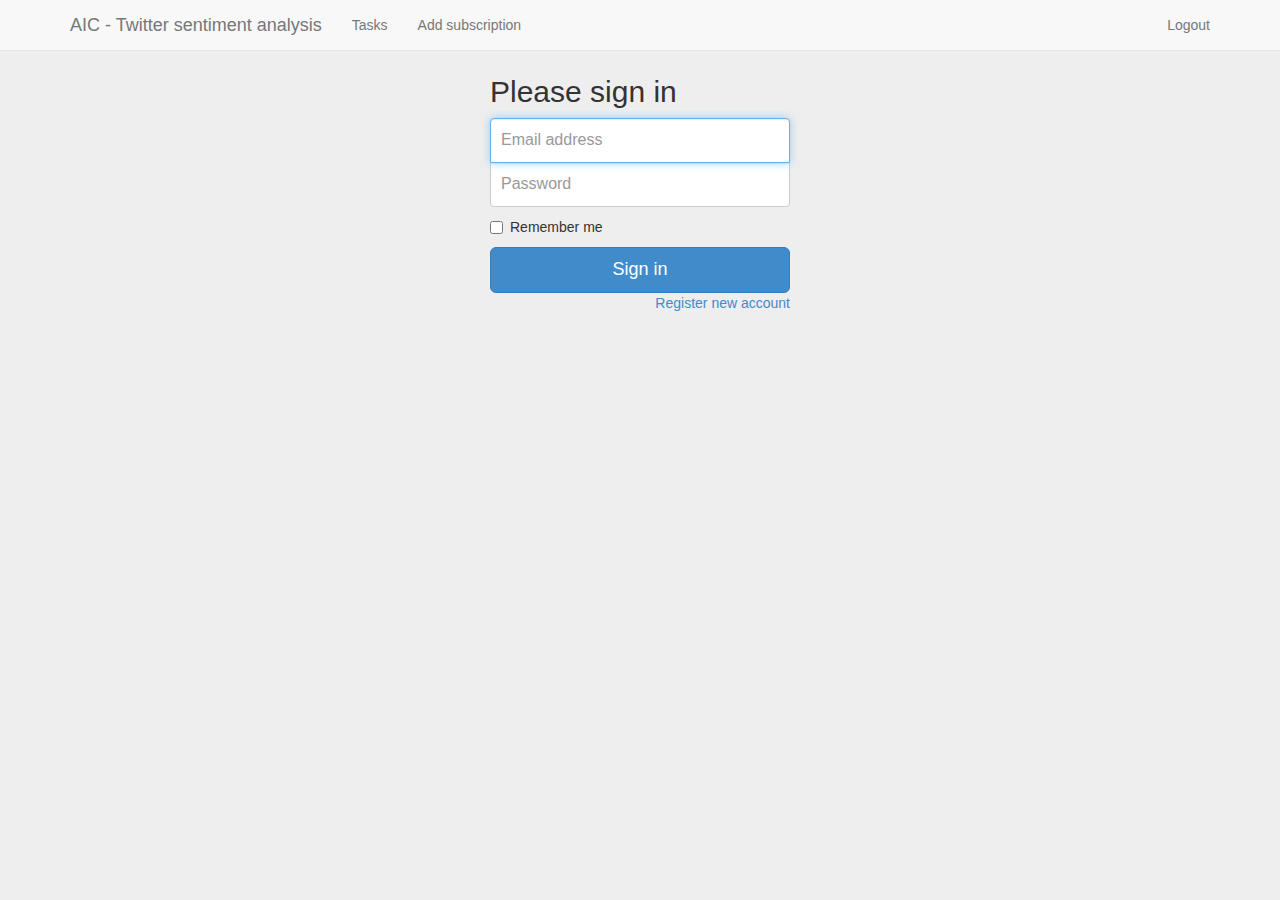
<file: AIC/web/index.html>
<!DOCTYPE html>
<html>

<head>
    <title>Test</title>
    <link rel="stylesheet" href="bower_components/bootstrap/dist/css/bootstrap.min.css" />
    <link rel="stylesheet" href="bower_components/css-spinners/css/spinners.css" type="text/css">
    <link rel="stylesheet" href="css/main.css">
</head>

<body>
    <div class="container">
        <div class="navbar navbar-default navbar-fixed-top" role="navigation">
            <div class="container">
                <div class="navbar-header">
                    <button type="button" class="navbar-toggle" data-toggle="collapse" data-target=".navbar-collapse">
                        <span class="sr-only">Toggle navigation</span>
                        <span class="icon-bar"></span>
                        <span class="icon-bar"></span>
                        <span class="icon-bar"></span>
                    </button>
                    <a class="navbar-brand" href="#">AIC - Twitter sentiment analysis</a>
                </div>
                <div class="navbar-collapse collapse">
                    <ul class="nav navbar-nav">
                        <li id="tasks">
                            <a href="#tasks">Tasks</a>
                        </li>
                        <li id="subscribe">
                            <a href="#subscribe">Add subscription</a>
                        </li>
                    </ul>
                    <ul class="nav navbar-nav navbar-right">
                        <li>
                            <a href="#logout" id="logout">Logout</a>
                        </li>
                    </ul>
                </div>
                <!--/.nav-collapse -->
            </div>
        </div>

        <div class="content"></div>
    </div>
    <div class="overlay opaque">
        <div class="cell">
            <div class="card">
                <span class="ball">Loading&#8230;</span>
            </div>
        </div>
    </div>

    <script src="bower_components/jquery/jquery.min.js"></script>
    <script src="bower_components/bootstrap/dist/js/bootstrap.min.js"></script>
    <script src="bower_components/handlebars/handlebars.js"></script>
    <script src="js/prefixfree.min.js"></script>
    <script src="js/main.js"></script>
</body>

</html>
</file>
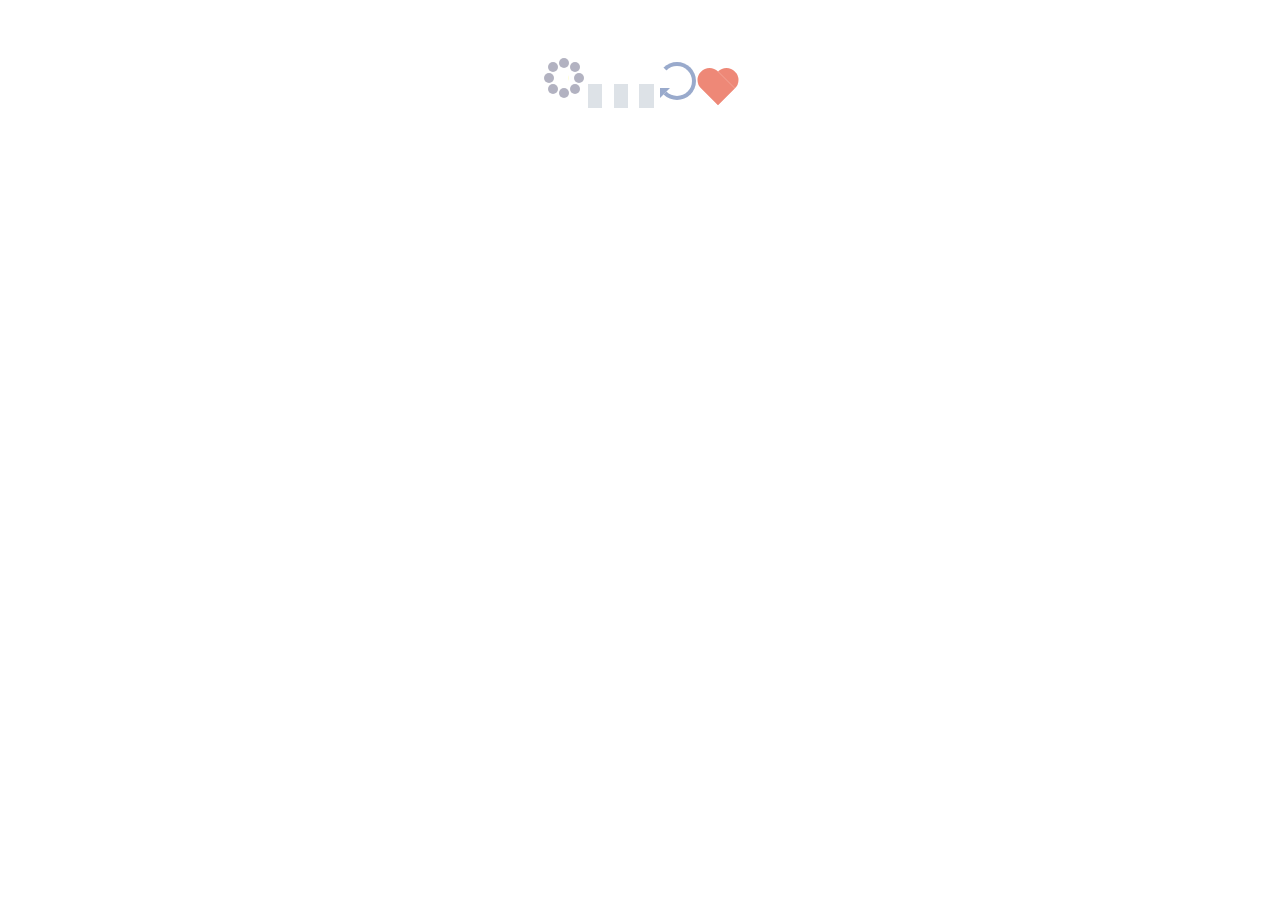
<file: AIC/web/bower_components/css-spinners/index.html>
<!doctype html>
<html>
  <head>
    <title>Spinners.css</title>
    <link rel="stylesheet" href="css/spinners.css">
    <style>
      body {
        background-color: white;
        font-family: sans-serif;
        font-weight: 100;
        padding: 50px;
        text-align: center;
      }
    </style>
  </head>
  <body>
    <div class="spinner">Loading&#8230;</div>
    <div class="throbber">Loading&#8230;</div>
    <div class="refreshing">Loading&#8230;</div>
    <div class="heartbeat"></div>
  </body>
</html>
</file>
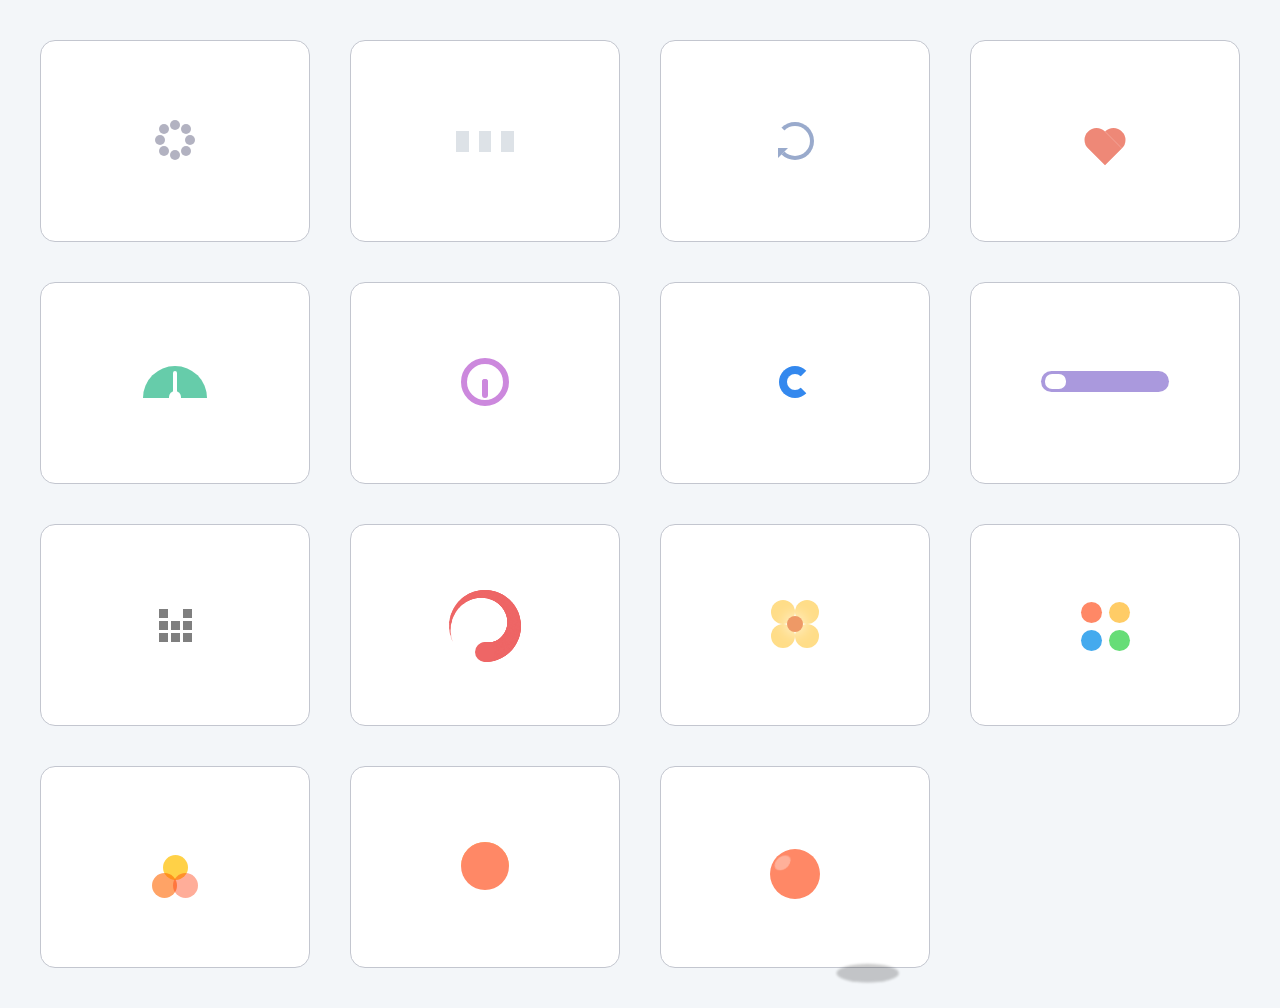
<file: AIC/web/bower_components/css-spinners/examples.html>
<!DOCTYPE html>
<html>
<head>
  <title>Spinner Examples</title>

  <style>
  body {
    background: #f3f6f9;
    font-family: sans-serif;
    font-weight: 100;
    font-size: 14px;
    margin: 0;
    padding: 20px;
  }

  .grid {
    overflow: hidden;
  }

  .cell {
    float: left;
    width: 25%;
    box-sizing: border-box;
    padding: 20px;
    display: table;
  }

  .card {
    background: white;
    border: 1px solid #c3c6cf;
    border-radius: 15px;
    display: table-cell;
    text-align: center;
    vertical-align: middle;
    height: 200px;
  }
  </style>

  <link rel="stylesheet" href="css/spinners.css" type="text/css">
</head>
<body>

  <div class="grid">

    <div class="cell">
      <div class="card">
        <span class="spinner">Loading&#8230;</span>
      </div>
    </div>

    <div class="cell">
      <div class="card">
        <span class="throbber">Loading&#8230;</span>
      </div>
    </div>

    <div class="cell">
      <div class="card">
        <span class="refreshing">Loading&#8230;</span>
      </div>
    </div>

    <div class="cell">
      <div class="card">
        <span class="heartbeat">Loading&#8230;</span>
      </div>
    </div>

    <div class="cell">
      <div class="card">
        <span class="gauge">Loading&#8230;</span>
      </div>
    </div>

    <div class="cell">
      <div class="card">
        <span class="timer">Loading&#8230;</span>
      </div>
    </div>

    <div class="cell">
      <div class="card">
        <span class="three-quarters">Loading&#8230;</span>
      </div>
    </div>

    <div class="cell">
      <div class="card">
        <span class="wobblebar">Loading&#8230;</span>
      </div>
    </div>

    <div class="cell">
      <div class="card">
        <span class="atebits">Loading&#8230;</span>
      </div>
    </div>

    <div class="cell">
      <div class="card">
        <span class="whirly">Loading&#8230;</span>
      </div>
    </div>

    <div class="cell">
      <div class="card">
        <span class="flower">Loading&#8230;</span>
      </div>
    </div>

    <div class="cell">
      <div class="card">
        <span class="dots">Loading&#8230;</span>
      </div>
    </div>

    <div class="cell">
      <div class="card">
        <span class="circles">Loading&#8230;</span>
      </div>
    </div>

    <div class="cell">
      <div class="card">
        <span class="plus">Loading&#8230;</span>
      </div>
    </div>

    <div class="cell">
      <div class="card">
        <span class="ball">Loading&#8230;</span>
      </div>
    </div>

  </div>

</body>
</html>
</file>
<file: AIC/web/bower_components/css-spinners/css/spinners.css>
@-webkit-keyframes spinner {
  0% {
    -webkit-transform: rotate(0deg);
    -moz-transform: rotate(0deg);
    -ms-transform: rotate(0deg);
    -o-transform: rotate(0deg);
    transform: rotate(0deg);
  }

  100% {
    -webkit-transform: rotate(360deg);
    -moz-transform: rotate(360deg);
    -ms-transform: rotate(360deg);
    -o-transform: rotate(360deg);
    transform: rotate(360deg);
  }
}

@-moz-keyframes spinner {
  0% {
    -webkit-transform: rotate(0deg);
    -moz-transform: rotate(0deg);
    -ms-transform: rotate(0deg);
    -o-transform: rotate(0deg);
    transform: rotate(0deg);
  }

  100% {
    -webkit-transform: rotate(360deg);
    -moz-transform: rotate(360deg);
    -ms-transform: rotate(360deg);
    -o-transform: rotate(360deg);
    transform: rotate(360deg);
  }
}

@-o-keyframes spinner {
  0% {
    -webkit-transform: rotate(0deg);
    -moz-transform: rotate(0deg);
    -ms-transform: rotate(0deg);
    -o-transform: rotate(0deg);
    transform: rotate(0deg);
  }

  100% {
    -webkit-transform: rotate(360deg);
    -moz-transform: rotate(360deg);
    -ms-transform: rotate(360deg);
    -o-transform: rotate(360deg);
    transform: rotate(360deg);
  }
}

@keyframes spinner {
  0% {
    -webkit-transform: rotate(0deg);
    -moz-transform: rotate(0deg);
    -ms-transform: rotate(0deg);
    -o-transform: rotate(0deg);
    transform: rotate(0deg);
  }

  100% {
    -webkit-transform: rotate(360deg);
    -moz-transform: rotate(360deg);
    -ms-transform: rotate(360deg);
    -o-transform: rotate(360deg);
    transform: rotate(360deg);
  }
}

/* :not(:required) hides this rule from IE9 and below */
.spinner:not(:required) {
  -webkit-animation: spinner 1500ms infinite linear;
  -moz-animation: spinner 1500ms infinite linear;
  -ms-animation: spinner 1500ms infinite linear;
  -o-animation: spinner 1500ms infinite linear;
  animation: spinner 1500ms infinite linear;
  -webkit-border-radius: 0.5em;
  -moz-border-radius: 0.5em;
  -ms-border-radius: 0.5em;
  -o-border-radius: 0.5em;
  border-radius: 0.5em;
  -webkit-box-shadow: rgba(0, 0, 51, 0.3) 1.5em 0 0 0, rgba(0, 0, 51, 0.3) 1.1em 1.1em 0 0, rgba(0, 0, 51, 0.3) 0 1.5em 0 0, rgba(0, 0, 51, 0.3) -1.1em 1.1em 0 0, rgba(0, 0, 51, 0.3) -1.5em 0 0 0, rgba(0, 0, 51, 0.3) -1.1em -1.1em 0 0, rgba(0, 0, 51, 0.3) 0 -1.5em 0 0, rgba(0, 0, 51, 0.3) 1.1em -1.1em 0 0;
  -moz-box-shadow: rgba(0, 0, 51, 0.3) 1.5em 0 0 0, rgba(0, 0, 51, 0.3) 1.1em 1.1em 0 0, rgba(0, 0, 51, 0.3) 0 1.5em 0 0, rgba(0, 0, 51, 0.3) -1.1em 1.1em 0 0, rgba(0, 0, 51, 0.3) -1.5em 0 0 0, rgba(0, 0, 51, 0.3) -1.1em -1.1em 0 0, rgba(0, 0, 51, 0.3) 0 -1.5em 0 0, rgba(0, 0, 51, 0.3) 1.1em -1.1em 0 0;
  box-shadow: rgba(0, 0, 51, 0.3) 1.5em 0 0 0, rgba(0, 0, 51, 0.3) 1.1em 1.1em 0 0, rgba(0, 0, 51, 0.3) 0 1.5em 0 0, rgba(0, 0, 51, 0.3) -1.1em 1.1em 0 0, rgba(0, 0, 51, 0.3) -1.5em 0 0 0, rgba(0, 0, 51, 0.3) -1.1em -1.1em 0 0, rgba(0, 0, 51, 0.3) 0 -1.5em 0 0, rgba(0, 0, 51, 0.3) 1.1em -1.1em 0 0;
  display: inline-block;
  font-size: 10px;
  width: 1em;
  height: 1em;
  margin: 1.5em;
  overflow: hidden;
  text-indent: 100%;
}

@-webkit-keyframes spinner {
  0% {
    -webkit-transform: rotate(0deg);
    -moz-transform: rotate(0deg);
    -ms-transform: rotate(0deg);
    -o-transform: rotate(0deg);
    transform: rotate(0deg);
  }

  100% {
    -webkit-transform: rotate(360deg);
    -moz-transform: rotate(360deg);
    -ms-transform: rotate(360deg);
    -o-transform: rotate(360deg);
    transform: rotate(360deg);
  }
}

@-moz-keyframes spinner {
  0% {
    -webkit-transform: rotate(0deg);
    -moz-transform: rotate(0deg);
    -ms-transform: rotate(0deg);
    -o-transform: rotate(0deg);
    transform: rotate(0deg);
  }

  100% {
    -webkit-transform: rotate(360deg);
    -moz-transform: rotate(360deg);
    -ms-transform: rotate(360deg);
    -o-transform: rotate(360deg);
    transform: rotate(360deg);
  }
}

@-o-keyframes spinner {
  0% {
    -webkit-transform: rotate(0deg);
    -moz-transform: rotate(0deg);
    -ms-transform: rotate(0deg);
    -o-transform: rotate(0deg);
    transform: rotate(0deg);
  }

  100% {
    -webkit-transform: rotate(360deg);
    -moz-transform: rotate(360deg);
    -ms-transform: rotate(360deg);
    -o-transform: rotate(360deg);
    transform: rotate(360deg);
  }
}

@keyframes spinner {
  0% {
    -webkit-transform: rotate(0deg);
    -moz-transform: rotate(0deg);
    -ms-transform: rotate(0deg);
    -o-transform: rotate(0deg);
    transform: rotate(0deg);
  }

  100% {
    -webkit-transform: rotate(360deg);
    -moz-transform: rotate(360deg);
    -ms-transform: rotate(360deg);
    -o-transform: rotate(360deg);
    transform: rotate(360deg);
  }
}

/* :not(:required) hides this rule from IE9 and below */
.refreshing:not(:required) {
  -webkit-animation: spinner 1000ms infinite linear;
  -moz-animation: spinner 1000ms infinite linear;
  -ms-animation: spinner 1000ms infinite linear;
  -o-animation: spinner 1000ms infinite linear;
  animation: spinner 1000ms infinite linear;
  -webkit-border-radius: 2.4em;
  -moz-border-radius: 2.4em;
  -ms-border-radius: 2.4em;
  -o-border-radius: 2.4em;
  border-radius: 2.4em;
  border: 0.4em solid #99aacc;
  border-left-color: transparent;
  color: transparent;
  display: inline-block;
  font-size: 10px;
  line-height: 1.2;
  width: 3em;
  height: 3em;
  text-indent: 100%;
}
.refreshing:not(:required):after {
  display: block;
  border: 0.5em solid transparent;
  border-top-color: #99aacc;
  border-left-color: #99aacc;
  content: '';
  width: 0;
  height: 0;
  overflow: hidden;
  margin-left: -0.2em;
  margin-top: 1em;
}

@-webkit-keyframes throbber {
  0% {
    background: #dde2e7;
  }

  10% {
    background: #6b9dc8;
  }

  40% {
    background: #dde2e7;
  }
}

@-moz-keyframes throbber {
  0% {
    background: #dde2e7;
  }

  10% {
    background: #6b9dc8;
  }

  40% {
    background: #dde2e7;
  }
}

@-o-keyframes throbber {
  0% {
    background: #dde2e7;
  }

  10% {
    background: #6b9dc8;
  }

  40% {
    background: #dde2e7;
  }
}

@keyframes throbber {
  0% {
    background: #dde2e7;
  }

  10% {
    background: #6b9dc8;
  }

  40% {
    background: #dde2e7;
  }
}

/* :not(:required) hides these rules from IE9 and below */
.throbber:not(:required) {
  -webkit-animation: throbber 2000ms 300ms infinite ease-out;
  -moz-animation: throbber 2000ms 300ms infinite ease-out;
  -ms-animation: throbber 2000ms 300ms infinite ease-out;
  -o-animation: throbber 2000ms 300ms infinite ease-out;
  animation: throbber 2000ms 300ms infinite ease-out;
  background: #dde2e7;
  display: inline-block;
  position: relative;
  text-indent: -9999px;
  width: 0.9em;
  height: 1.5em;
  margin: 0 1.6em;
}
.throbber:not(:required):before, .throbber:not(:required):after {
  background: #dde2e7;
  content: '\x200B';
  display: inline-block;
  width: 0.9em;
  height: 1.5em;
  position: absolute;
  top: 0;
}
.throbber:not(:required):before {
  -webkit-animation: throbber 2000ms 150ms infinite ease-out;
  -moz-animation: throbber 2000ms 150ms infinite ease-out;
  -ms-animation: throbber 2000ms 150ms infinite ease-out;
  -o-animation: throbber 2000ms 150ms infinite ease-out;
  animation: throbber 2000ms 150ms infinite ease-out;
  left: -1.6em;
}
.throbber:not(:required):after {
  -webkit-animation: throbber 2000ms 450ms infinite ease-out;
  -moz-animation: throbber 2000ms 450ms infinite ease-out;
  -ms-animation: throbber 2000ms 450ms infinite ease-out;
  -o-animation: throbber 2000ms 450ms infinite ease-out;
  animation: throbber 2000ms 450ms infinite ease-out;
  right: -1.6em;
}

/* Styles for old versions of IE */
.heartbeat {
  font-family: sans-serif;
  font-weight: 100;
}

@-webkit-keyframes heartbeat {
  0% {
    -webkit-transform: rotate(45deg) scale(1);
    -moz-transform: rotate(45deg) scale(1);
    -ms-transform: rotate(45deg) scale(1);
    -o-transform: rotate(45deg) scale(1);
    transform: rotate(45deg) scale(1);
  }

  14% {
    -webkit-transform: rotate(45deg) scale(1.3);
    -moz-transform: rotate(45deg) scale(1.3);
    -ms-transform: rotate(45deg) scale(1.3);
    -o-transform: rotate(45deg) scale(1.3);
    transform: rotate(45deg) scale(1.3);
  }

  28% {
    -webkit-transform: rotate(45deg) scale(1);
    -moz-transform: rotate(45deg) scale(1);
    -ms-transform: rotate(45deg) scale(1);
    -o-transform: rotate(45deg) scale(1);
    transform: rotate(45deg) scale(1);
  }

  42% {
    -webkit-transform: rotate(45deg) scale(1.3);
    -moz-transform: rotate(45deg) scale(1.3);
    -ms-transform: rotate(45deg) scale(1.3);
    -o-transform: rotate(45deg) scale(1.3);
    transform: rotate(45deg) scale(1.3);
  }

  70% {
    -webkit-transform: rotate(45deg) scale(1);
    -moz-transform: rotate(45deg) scale(1);
    -ms-transform: rotate(45deg) scale(1);
    -o-transform: rotate(45deg) scale(1);
    transform: rotate(45deg) scale(1);
  }
}

@-moz-keyframes heartbeat {
  0% {
    -webkit-transform: rotate(45deg) scale(1);
    -moz-transform: rotate(45deg) scale(1);
    -ms-transform: rotate(45deg) scale(1);
    -o-transform: rotate(45deg) scale(1);
    transform: rotate(45deg) scale(1);
  }

  14% {
    -webkit-transform: rotate(45deg) scale(1.3);
    -moz-transform: rotate(45deg) scale(1.3);
    -ms-transform: rotate(45deg) scale(1.3);
    -o-transform: rotate(45deg) scale(1.3);
    transform: rotate(45deg) scale(1.3);
  }

  28% {
    -webkit-transform: rotate(45deg) scale(1);
    -moz-transform: rotate(45deg) scale(1);
    -ms-transform: rotate(45deg) scale(1);
    -o-transform: rotate(45deg) scale(1);
    transform: rotate(45deg) scale(1);
  }

  42% {
    -webkit-transform: rotate(45deg) scale(1.3);
    -moz-transform: rotate(45deg) scale(1.3);
    -ms-transform: rotate(45deg) scale(1.3);
    -o-transform: rotate(45deg) scale(1.3);
    transform: rotate(45deg) scale(1.3);
  }

  70% {
    -webkit-transform: rotate(45deg) scale(1);
    -moz-transform: rotate(45deg) scale(1);
    -ms-transform: rotate(45deg) scale(1);
    -o-transform: rotate(45deg) scale(1);
    transform: rotate(45deg) scale(1);
  }
}

@-o-keyframes heartbeat {
  0% {
    -webkit-transform: rotate(45deg) scale(1);
    -moz-transform: rotate(45deg) scale(1);
    -ms-transform: rotate(45deg) scale(1);
    -o-transform: rotate(45deg) scale(1);
    transform: rotate(45deg) scale(1);
  }

  14% {
    -webkit-transform: rotate(45deg) scale(1.3);
    -moz-transform: rotate(45deg) scale(1.3);
    -ms-transform: rotate(45deg) scale(1.3);
    -o-transform: rotate(45deg) scale(1.3);
    transform: rotate(45deg) scale(1.3);
  }

  28% {
    -webkit-transform: rotate(45deg) scale(1);
    -moz-transform: rotate(45deg) scale(1);
    -ms-transform: rotate(45deg) scale(1);
    -o-transform: rotate(45deg) scale(1);
    transform: rotate(45deg) scale(1);
  }

  42% {
    -webkit-transform: rotate(45deg) scale(1.3);
    -moz-transform: rotate(45deg) scale(1.3);
    -ms-transform: rotate(45deg) scale(1.3);
    -o-transform: rotate(45deg) scale(1.3);
    transform: rotate(45deg) scale(1.3);
  }

  70% {
    -webkit-transform: rotate(45deg) scale(1);
    -moz-transform: rotate(45deg) scale(1);
    -ms-transform: rotate(45deg) scale(1);
    -o-transform: rotate(45deg) scale(1);
    transform: rotate(45deg) scale(1);
  }
}

@keyframes heartbeat {
  0% {
    -webkit-transform: rotate(45deg) scale(1);
    -moz-transform: rotate(45deg) scale(1);
    -ms-transform: rotate(45deg) scale(1);
    -o-transform: rotate(45deg) scale(1);
    transform: rotate(45deg) scale(1);
  }

  14% {
    -webkit-transform: rotate(45deg) scale(1.3);
    -moz-transform: rotate(45deg) scale(1.3);
    -ms-transform: rotate(45deg) scale(1.3);
    -o-transform: rotate(45deg) scale(1.3);
    transform: rotate(45deg) scale(1.3);
  }

  28% {
    -webkit-transform: rotate(45deg) scale(1);
    -moz-transform: rotate(45deg) scale(1);
    -ms-transform: rotate(45deg) scale(1);
    -o-transform: rotate(45deg) scale(1);
    transform: rotate(45deg) scale(1);
  }

  42% {
    -webkit-transform: rotate(45deg) scale(1.3);
    -moz-transform: rotate(45deg) scale(1.3);
    -ms-transform: rotate(45deg) scale(1.3);
    -o-transform: rotate(45deg) scale(1.3);
    transform: rotate(45deg) scale(1.3);
  }

  70% {
    -webkit-transform: rotate(45deg) scale(1);
    -moz-transform: rotate(45deg) scale(1);
    -ms-transform: rotate(45deg) scale(1);
    -o-transform: rotate(45deg) scale(1);
    transform: rotate(45deg) scale(1);
  }
}

/* :not(:required) hides this rule from IE9 and below */
.heartbeat:not(:required) {
  -webkit-animation: heartbeat 1300ms ease 0s infinite normal;
  -moz-animation: heartbeat 1300ms ease 0s infinite normal;
  -ms-animation: heartbeat 1300ms ease 0s infinite normal;
  -o-animation: heartbeat 1300ms ease 0s infinite normal;
  animation: heartbeat 1300ms ease 0s infinite normal;
  display: inline-block;
  position: relative;
  overflow: hidden;
  text-indent: -9999px;
  width: 36px;
  height: 36px;
  -webkit-transform: rotate(45deg) scale(1);
  -moz-transform: rotate(45deg) scale(1);
  -ms-transform: rotate(45deg) scale(1);
  -o-transform: rotate(45deg) scale(1);
  transform: rotate(45deg) scale(1);
  -webkit-transform-origin: 50% 50%;
  -moz-transform-origin: 50% 50%;
  -ms-transform-origin: 50% 50%;
  -o-transform-origin: 50% 50%;
  transform-origin: 50% 50%;
}
.heartbeat:not(:required):after, .heartbeat:not(:required):before {
  position: absolute;
  content: "";
  background: #ee8877;
}
.heartbeat:not(:required):before {
  -moz-border-radius-topleft: 12px;
  -webkit-border-top-left-radius: 12px;
  border-top-left-radius: 12px;
  -moz-border-radius-bottomleft: 12px;
  -webkit-border-bottom-left-radius: 12px;
  border-bottom-left-radius: 12px;
  top: 12px;
  left: 0;
  width: 36px;
  height: 24px;
}
.heartbeat:not(:required):after {
  -moz-border-radius-topleft: 12px;
  -webkit-border-top-left-radius: 12px;
  border-top-left-radius: 12px;
  -moz-border-radius-topright: 12px;
  -webkit-border-top-right-radius: 12px;
  border-top-right-radius: 12px;
  top: 0;
  left: 12px;
  width: 24px;
  height: 12px;
}

@-webkit-keyframes gauge {
  0% {
    -webkit-transform: rotate(-50deg);
    -moz-transform: rotate(-50deg);
    -ms-transform: rotate(-50deg);
    -o-transform: rotate(-50deg);
    transform: rotate(-50deg);
  }

  10% {
    -webkit-transform: rotate(20deg);
    -moz-transform: rotate(20deg);
    -ms-transform: rotate(20deg);
    -o-transform: rotate(20deg);
    transform: rotate(20deg);
  }

  20% {
    -webkit-transform: rotate(60deg);
    -moz-transform: rotate(60deg);
    -ms-transform: rotate(60deg);
    -o-transform: rotate(60deg);
    transform: rotate(60deg);
  }

  24% {
    -webkit-transform: rotate(60deg);
    -moz-transform: rotate(60deg);
    -ms-transform: rotate(60deg);
    -o-transform: rotate(60deg);
    transform: rotate(60deg);
  }

  40% {
    -webkit-transform: rotate(-20deg);
    -moz-transform: rotate(-20deg);
    -ms-transform: rotate(-20deg);
    -o-transform: rotate(-20deg);
    transform: rotate(-20deg);
  }

  54% {
    -webkit-transform: rotate(70deg);
    -moz-transform: rotate(70deg);
    -ms-transform: rotate(70deg);
    -o-transform: rotate(70deg);
    transform: rotate(70deg);
  }

  56% {
    -webkit-transform: rotate(78deg);
    -moz-transform: rotate(78deg);
    -ms-transform: rotate(78deg);
    -o-transform: rotate(78deg);
    transform: rotate(78deg);
  }

  58% {
    -webkit-transform: rotate(73deg);
    -moz-transform: rotate(73deg);
    -ms-transform: rotate(73deg);
    -o-transform: rotate(73deg);
    transform: rotate(73deg);
  }

  60% {
    -webkit-transform: rotate(75deg);
    -moz-transform: rotate(75deg);
    -ms-transform: rotate(75deg);
    -o-transform: rotate(75deg);
    transform: rotate(75deg);
  }

  62% {
    -webkit-transform: rotate(70deg);
    -moz-transform: rotate(70deg);
    -ms-transform: rotate(70deg);
    -o-transform: rotate(70deg);
    transform: rotate(70deg);
  }

  70% {
    -webkit-transform: rotate(-20deg);
    -moz-transform: rotate(-20deg);
    -ms-transform: rotate(-20deg);
    -o-transform: rotate(-20deg);
    transform: rotate(-20deg);
  }

  80% {
    -webkit-transform: rotate(20deg);
    -moz-transform: rotate(20deg);
    -ms-transform: rotate(20deg);
    -o-transform: rotate(20deg);
    transform: rotate(20deg);
  }

  83% {
    -webkit-transform: rotate(25deg);
    -moz-transform: rotate(25deg);
    -ms-transform: rotate(25deg);
    -o-transform: rotate(25deg);
    transform: rotate(25deg);
  }

  86% {
    -webkit-transform: rotate(20deg);
    -moz-transform: rotate(20deg);
    -ms-transform: rotate(20deg);
    -o-transform: rotate(20deg);
    transform: rotate(20deg);
  }

  89% {
    -webkit-transform: rotate(25deg);
    -moz-transform: rotate(25deg);
    -ms-transform: rotate(25deg);
    -o-transform: rotate(25deg);
    transform: rotate(25deg);
  }

  100% {
    -webkit-transform: rotate(-50deg);
    -moz-transform: rotate(-50deg);
    -ms-transform: rotate(-50deg);
    -o-transform: rotate(-50deg);
    transform: rotate(-50deg);
  }
}

@-moz-keyframes gauge {
  0% {
    -webkit-transform: rotate(-50deg);
    -moz-transform: rotate(-50deg);
    -ms-transform: rotate(-50deg);
    -o-transform: rotate(-50deg);
    transform: rotate(-50deg);
  }

  10% {
    -webkit-transform: rotate(20deg);
    -moz-transform: rotate(20deg);
    -ms-transform: rotate(20deg);
    -o-transform: rotate(20deg);
    transform: rotate(20deg);
  }

  20% {
    -webkit-transform: rotate(60deg);
    -moz-transform: rotate(60deg);
    -ms-transform: rotate(60deg);
    -o-transform: rotate(60deg);
    transform: rotate(60deg);
  }

  24% {
    -webkit-transform: rotate(60deg);
    -moz-transform: rotate(60deg);
    -ms-transform: rotate(60deg);
    -o-transform: rotate(60deg);
    transform: rotate(60deg);
  }

  40% {
    -webkit-transform: rotate(-20deg);
    -moz-transform: rotate(-20deg);
    -ms-transform: rotate(-20deg);
    -o-transform: rotate(-20deg);
    transform: rotate(-20deg);
  }

  54% {
    -webkit-transform: rotate(70deg);
    -moz-transform: rotate(70deg);
    -ms-transform: rotate(70deg);
    -o-transform: rotate(70deg);
    transform: rotate(70deg);
  }

  56% {
    -webkit-transform: rotate(78deg);
    -moz-transform: rotate(78deg);
    -ms-transform: rotate(78deg);
    -o-transform: rotate(78deg);
    transform: rotate(78deg);
  }

  58% {
    -webkit-transform: rotate(73deg);
    -moz-transform: rotate(73deg);
    -ms-transform: rotate(73deg);
    -o-transform: rotate(73deg);
    transform: rotate(73deg);
  }

  60% {
    -webkit-transform: rotate(75deg);
    -moz-transform: rotate(75deg);
    -ms-transform: rotate(75deg);
    -o-transform: rotate(75deg);
    transform: rotate(75deg);
  }

  62% {
    -webkit-transform: rotate(70deg);
    -moz-transform: rotate(70deg);
    -ms-transform: rotate(70deg);
    -o-transform: rotate(70deg);
    transform: rotate(70deg);
  }

  70% {
    -webkit-transform: rotate(-20deg);
    -moz-transform: rotate(-20deg);
    -ms-transform: rotate(-20deg);
    -o-transform: rotate(-20deg);
    transform: rotate(-20deg);
  }

  80% {
    -webkit-transform: rotate(20deg);
    -moz-transform: rotate(20deg);
    -ms-transform: rotate(20deg);
    -o-transform: rotate(20deg);
    transform: rotate(20deg);
  }

  83% {
    -webkit-transform: rotate(25deg);
    -moz-transform: rotate(25deg);
    -ms-transform: rotate(25deg);
    -o-transform: rotate(25deg);
    transform: rotate(25deg);
  }

  86% {
    -webkit-transform: rotate(20deg);
    -moz-transform: rotate(20deg);
    -ms-transform: rotate(20deg);
    -o-transform: rotate(20deg);
    transform: rotate(20deg);
  }

  89% {
    -webkit-transform: rotate(25deg);
    -moz-transform: rotate(25deg);
    -ms-transform: rotate(25deg);
    -o-transform: rotate(25deg);
    transform: rotate(25deg);
  }

  100% {
    -webkit-transform: rotate(-50deg);
    -moz-transform: rotate(-50deg);
    -ms-transform: rotate(-50deg);
    -o-transform: rotate(-50deg);
    transform: rotate(-50deg);
  }
}

@-o-keyframes gauge {
  0% {
    -webkit-transform: rotate(-50deg);
    -moz-transform: rotate(-50deg);
    -ms-transform: rotate(-50deg);
    -o-transform: rotate(-50deg);
    transform: rotate(-50deg);
  }

  10% {
    -webkit-transform: rotate(20deg);
    -moz-transform: rotate(20deg);
    -ms-transform: rotate(20deg);
    -o-transform: rotate(20deg);
    transform: rotate(20deg);
  }

  20% {
    -webkit-transform: rotate(60deg);
    -moz-transform: rotate(60deg);
    -ms-transform: rotate(60deg);
    -o-transform: rotate(60deg);
    transform: rotate(60deg);
  }

  24% {
    -webkit-transform: rotate(60deg);
    -moz-transform: rotate(60deg);
    -ms-transform: rotate(60deg);
    -o-transform: rotate(60deg);
    transform: rotate(60deg);
  }

  40% {
    -webkit-transform: rotate(-20deg);
    -moz-transform: rotate(-20deg);
    -ms-transform: rotate(-20deg);
    -o-transform: rotate(-20deg);
    transform: rotate(-20deg);
  }

  54% {
    -webkit-transform: rotate(70deg);
    -moz-transform: rotate(70deg);
    -ms-transform: rotate(70deg);
    -o-transform: rotate(70deg);
    transform: rotate(70deg);
  }

  56% {
    -webkit-transform: rotate(78deg);
    -moz-transform: rotate(78deg);
    -ms-transform: rotate(78deg);
    -o-transform: rotate(78deg);
    transform: rotate(78deg);
  }

  58% {
    -webkit-transform: rotate(73deg);
    -moz-transform: rotate(73deg);
    -ms-transform: rotate(73deg);
    -o-transform: rotate(73deg);
    transform: rotate(73deg);
  }

  60% {
    -webkit-transform: rotate(75deg);
    -moz-transform: rotate(75deg);
    -ms-transform: rotate(75deg);
    -o-transform: rotate(75deg);
    transform: rotate(75deg);
  }

  62% {
    -webkit-transform: rotate(70deg);
    -moz-transform: rotate(70deg);
    -ms-transform: rotate(70deg);
    -o-transform: rotate(70deg);
    transform: rotate(70deg);
  }

  70% {
    -webkit-transform: rotate(-20deg);
    -moz-transform: rotate(-20deg);
    -ms-transform: rotate(-20deg);
    -o-transform: rotate(-20deg);
    transform: rotate(-20deg);
  }

  80% {
    -webkit-transform: rotate(20deg);
    -moz-transform: rotate(20deg);
    -ms-transform: rotate(20deg);
    -o-transform: rotate(20deg);
    transform: rotate(20deg);
  }

  83% {
    -webkit-transform: rotate(25deg);
    -moz-transform: rotate(25deg);
    -ms-transform: rotate(25deg);
    -o-transform: rotate(25deg);
    transform: rotate(25deg);
  }

  86% {
    -webkit-transform: rotate(20deg);
    -moz-transform: rotate(20deg);
    -ms-transform: rotate(20deg);
    -o-transform: rotate(20deg);
    transform: rotate(20deg);
  }

  89% {
    -webkit-transform: rotate(25deg);
    -moz-transform: rotate(25deg);
    -ms-transform: rotate(25deg);
    -o-transform: rotate(25deg);
    transform: rotate(25deg);
  }

  100% {
    -webkit-transform: rotate(-50deg);
    -moz-transform: rotate(-50deg);
    -ms-transform: rotate(-50deg);
    -o-transform: rotate(-50deg);
    transform: rotate(-50deg);
  }
}

@keyframes gauge {
  0% {
    -webkit-transform: rotate(-50deg);
    -moz-transform: rotate(-50deg);
    -ms-transform: rotate(-50deg);
    -o-transform: rotate(-50deg);
    transform: rotate(-50deg);
  }

  10% {
    -webkit-transform: rotate(20deg);
    -moz-transform: rotate(20deg);
    -ms-transform: rotate(20deg);
    -o-transform: rotate(20deg);
    transform: rotate(20deg);
  }

  20% {
    -webkit-transform: rotate(60deg);
    -moz-transform: rotate(60deg);
    -ms-transform: rotate(60deg);
    -o-transform: rotate(60deg);
    transform: rotate(60deg);
  }

  24% {
    -webkit-transform: rotate(60deg);
    -moz-transform: rotate(60deg);
    -ms-transform: rotate(60deg);
    -o-transform: rotate(60deg);
    transform: rotate(60deg);
  }

  40% {
    -webkit-transform: rotate(-20deg);
    -moz-transform: rotate(-20deg);
    -ms-transform: rotate(-20deg);
    -o-transform: rotate(-20deg);
    transform: rotate(-20deg);
  }

  54% {
    -webkit-transform: rotate(70deg);
    -moz-transform: rotate(70deg);
    -ms-transform: rotate(70deg);
    -o-transform: rotate(70deg);
    transform: rotate(70deg);
  }

  56% {
    -webkit-transform: rotate(78deg);
    -moz-transform: rotate(78deg);
    -ms-transform: rotate(78deg);
    -o-transform: rotate(78deg);
    transform: rotate(78deg);
  }

  58% {
    -webkit-transform: rotate(73deg);
    -moz-transform: rotate(73deg);
    -ms-transform: rotate(73deg);
    -o-transform: rotate(73deg);
    transform: rotate(73deg);
  }

  60% {
    -webkit-transform: rotate(75deg);
    -moz-transform: rotate(75deg);
    -ms-transform: rotate(75deg);
    -o-transform: rotate(75deg);
    transform: rotate(75deg);
  }

  62% {
    -webkit-transform: rotate(70deg);
    -moz-transform: rotate(70deg);
    -ms-transform: rotate(70deg);
    -o-transform: rotate(70deg);
    transform: rotate(70deg);
  }

  70% {
    -webkit-transform: rotate(-20deg);
    -moz-transform: rotate(-20deg);
    -ms-transform: rotate(-20deg);
    -o-transform: rotate(-20deg);
    transform: rotate(-20deg);
  }

  80% {
    -webkit-transform: rotate(20deg);
    -moz-transform: rotate(20deg);
    -ms-transform: rotate(20deg);
    -o-transform: rotate(20deg);
    transform: rotate(20deg);
  }

  83% {
    -webkit-transform: rotate(25deg);
    -moz-transform: rotate(25deg);
    -ms-transform: rotate(25deg);
    -o-transform: rotate(25deg);
    transform: rotate(25deg);
  }

  86% {
    -webkit-transform: rotate(20deg);
    -moz-transform: rotate(20deg);
    -ms-transform: rotate(20deg);
    -o-transform: rotate(20deg);
    transform: rotate(20deg);
  }

  89% {
    -webkit-transform: rotate(25deg);
    -moz-transform: rotate(25deg);
    -ms-transform: rotate(25deg);
    -o-transform: rotate(25deg);
    transform: rotate(25deg);
  }

  100% {
    -webkit-transform: rotate(-50deg);
    -moz-transform: rotate(-50deg);
    -ms-transform: rotate(-50deg);
    -o-transform: rotate(-50deg);
    transform: rotate(-50deg);
  }
}

/* Styles for old versions of IE */
.gauge {
  font-family: sans-serif;
  font-weight: 100;
}

/* :not(:required) hides this rule from IE9 and below */
.gauge:not(:required) {
  background: #66ccaa;
  -moz-border-radius-topleft: 32px;
  -webkit-border-top-left-radius: 32px;
  border-top-left-radius: 32px;
  -moz-border-radius-topright: 32px;
  -webkit-border-top-right-radius: 32px;
  border-top-right-radius: 32px;
  display: inline-block;
  width: 64px;
  height: 32px;
  overflow: hidden;
  position: relative;
  text-indent: -9999px;
}
.gauge:not(:required)::before {
  -webkit-animation: gauge 4000ms infinite ease;
  -moz-animation: gauge 4000ms infinite ease;
  -ms-animation: gauge 4000ms infinite ease;
  -o-animation: gauge 4000ms infinite ease;
  animation: gauge 4000ms infinite ease;
  background: white;
  -webkit-border-radius: 2px;
  -moz-border-radius: 2px;
  -ms-border-radius: 2px;
  -o-border-radius: 2px;
  border-radius: 2px;
  content: '';
  position: absolute;
  left: 30px;
  top: 5.33333px;
  width: 4px;
  height: 26.66667px;
  -webkit-transform-origin: 50% 100%;
  -moz-transform-origin: 50% 100%;
  -ms-transform-origin: 50% 100%;
  -o-transform-origin: 50% 100%;
  transform-origin: 50% 100%;
}
.gauge:not(:required)::after {
  content: '';
  background: white;
  -webkit-border-radius: 8px;
  -moz-border-radius: 8px;
  -ms-border-radius: 8px;
  -o-border-radius: 8px;
  border-radius: 8px;
  position: absolute;
  left: 25.6px;
  top: 25.6px;
  width: 12.8px;
  height: 12.8px;
}

@-webkit-keyframes timer {
  0% {
    -webkit-transform: rotate(0deg);
    -moz-transform: rotate(0deg);
    -ms-transform: rotate(0deg);
    -o-transform: rotate(0deg);
    transform: rotate(0deg);
  }

  100% {
    -webkit-transform: rotate(360deg);
    -moz-transform: rotate(360deg);
    -ms-transform: rotate(360deg);
    -o-transform: rotate(360deg);
    transform: rotate(360deg);
  }
}

@-moz-keyframes timer {
  0% {
    -webkit-transform: rotate(0deg);
    -moz-transform: rotate(0deg);
    -ms-transform: rotate(0deg);
    -o-transform: rotate(0deg);
    transform: rotate(0deg);
  }

  100% {
    -webkit-transform: rotate(360deg);
    -moz-transform: rotate(360deg);
    -ms-transform: rotate(360deg);
    -o-transform: rotate(360deg);
    transform: rotate(360deg);
  }
}

@-o-keyframes timer {
  0% {
    -webkit-transform: rotate(0deg);
    -moz-transform: rotate(0deg);
    -ms-transform: rotate(0deg);
    -o-transform: rotate(0deg);
    transform: rotate(0deg);
  }

  100% {
    -webkit-transform: rotate(360deg);
    -moz-transform: rotate(360deg);
    -ms-transform: rotate(360deg);
    -o-transform: rotate(360deg);
    transform: rotate(360deg);
  }
}

@keyframes timer {
  0% {
    -webkit-transform: rotate(0deg);
    -moz-transform: rotate(0deg);
    -ms-transform: rotate(0deg);
    -o-transform: rotate(0deg);
    transform: rotate(0deg);
  }

  100% {
    -webkit-transform: rotate(360deg);
    -moz-transform: rotate(360deg);
    -ms-transform: rotate(360deg);
    -o-transform: rotate(360deg);
    transform: rotate(360deg);
  }
}

/* Styles for old versions of IE */
.timer {
  font-family: sans-serif;
  font-weight: 100;
}

/* :not(:required) hides this rule from IE9 and below */
.timer:not(:required) {
  border: 6px solid #cc88dd;
  -webkit-border-radius: 24px;
  -moz-border-radius: 24px;
  -ms-border-radius: 24px;
  -o-border-radius: 24px;
  border-radius: 24px;
  -webkit-box-sizing: border-box;
  -moz-box-sizing: border-box;
  box-sizing: border-box;
  display: inline-block;
  overflow: hidden;
  position: relative;
  text-indent: -9999px;
  width: 48px;
  height: 48px;
}
.timer:not(:required)::before {
  -webkit-animation: timer 1250ms infinite linear;
  -moz-animation: timer 1250ms infinite linear;
  -ms-animation: timer 1250ms infinite linear;
  -o-animation: timer 1250ms infinite linear;
  animation: timer 1250ms infinite linear;
  -webkit-transform-origin: 3px 3px;
  -moz-transform-origin: 3px 3px;
  -ms-transform-origin: 3px 3px;
  -o-transform-origin: 3px 3px;
  transform-origin: 3px 3px;
  background: #cc88dd;
  -webkit-border-radius: 3px;
  -moz-border-radius: 3px;
  -ms-border-radius: 3px;
  -o-border-radius: 3px;
  border-radius: 3px;
  content: '';
  display: block;
  position: absolute;
  width: 6px;
  height: 19.2px;
  left: 15px;
  top: 15px;
}
.timer:not(:required)::after {
  -webkit-animation: timer 15000ms infinite linear;
  -moz-animation: timer 15000ms infinite linear;
  -ms-animation: timer 15000ms infinite linear;
  -o-animation: timer 15000ms infinite linear;
  animation: timer 15000ms infinite linear;
  -webkit-transform-origin: 3px 3px;
  -moz-transform-origin: 3px 3px;
  -ms-transform-origin: 3px 3px;
  -o-transform-origin: 3px 3px;
  transform-origin: 3px 3px;
  background: #cc88dd;
  -webkit-border-radius: 3px;
  -moz-border-radius: 3px;
  -ms-border-radius: 3px;
  -o-border-radius: 3px;
  border-radius: 3px;
  content: '';
  display: block;
  position: absolute;
  width: 6px;
  height: 16px;
  left: 15px;
  top: 15px;
}

@-webkit-keyframes three-quarters {
  0% {
    -webkit-transform: rotate(0deg);
    -moz-transform: rotate(0deg);
    -ms-transform: rotate(0deg);
    -o-transform: rotate(0deg);
    transform: rotate(0deg);
  }

  100% {
    -webkit-transform: rotate(360deg);
    -moz-transform: rotate(360deg);
    -ms-transform: rotate(360deg);
    -o-transform: rotate(360deg);
    transform: rotate(360deg);
  }
}

@-moz-keyframes three-quarters {
  0% {
    -webkit-transform: rotate(0deg);
    -moz-transform: rotate(0deg);
    -ms-transform: rotate(0deg);
    -o-transform: rotate(0deg);
    transform: rotate(0deg);
  }

  100% {
    -webkit-transform: rotate(360deg);
    -moz-transform: rotate(360deg);
    -ms-transform: rotate(360deg);
    -o-transform: rotate(360deg);
    transform: rotate(360deg);
  }
}

@-o-keyframes three-quarters {
  0% {
    -webkit-transform: rotate(0deg);
    -moz-transform: rotate(0deg);
    -ms-transform: rotate(0deg);
    -o-transform: rotate(0deg);
    transform: rotate(0deg);
  }

  100% {
    -webkit-transform: rotate(360deg);
    -moz-transform: rotate(360deg);
    -ms-transform: rotate(360deg);
    -o-transform: rotate(360deg);
    transform: rotate(360deg);
  }
}

@keyframes three-quarters {
  0% {
    -webkit-transform: rotate(0deg);
    -moz-transform: rotate(0deg);
    -ms-transform: rotate(0deg);
    -o-transform: rotate(0deg);
    transform: rotate(0deg);
  }

  100% {
    -webkit-transform: rotate(360deg);
    -moz-transform: rotate(360deg);
    -ms-transform: rotate(360deg);
    -o-transform: rotate(360deg);
    transform: rotate(360deg);
  }
}

/* Styles for old versions of IE */
.three-quarters {
  font-family: sans-serif;
  font-weight: 100;
}

/* :not(:required) hides this rule from IE9 and below */
.three-quarters:not(:required) {
  -webkit-animation: three-quarters 1250ms infinite linear;
  -moz-animation: three-quarters 1250ms infinite linear;
  -ms-animation: three-quarters 1250ms infinite linear;
  -o-animation: three-quarters 1250ms infinite linear;
  animation: three-quarters 1250ms infinite linear;
  border: 8px solid #3388ee;
  border-right-color: transparent;
  border-radius: 16px;
  box-sizing: border-box;
  display: inline-block;
  position: relative;
  overflow: hidden;
  text-indent: -9999px;
  width: 32px;
  height: 32px;
}

@-webkit-keyframes wobblebar {
  0% {
    left: 4px;
  }

  3% {
    left: 104px;
  }

  6% {
    left: 4px;
  }

  9% {
    left: 104px;
  }

  12% {
    left: 4px;
  }

  15% {
    left: 104px;
  }

  18% {
    left: 32px;
  }

  27% {
    left: 32px;
  }

  30% {
    left: 104px;
  }

  33% {
    left: 4px;
  }

  36% {
    left: 104px;
  }

  39% {
    left: 4px;
  }

  42% {
    left: 104px;
  }

  45% {
    left: 4px;
  }

  48% {
    left: 104px;
  }

  51% {
    left: 52px;
  }

  63% {
    left: 52px;
  }

  66% {
    left: 4px;
  }

  69% {
    left: 104px;
  }

  72% {
    left: 4px;
  }

  75% {
    left: 104px;
  }

  78% {
    left: 4px;
  }

  81% {
    left: 104px;
  }

  84% {
    left: 72px;
  }

  94% {
    left: 72px;
  }

  97% {
    left: 104px;
  }
}

@-moz-keyframes wobblebar {
  0% {
    left: 4px;
  }

  3% {
    left: 104px;
  }

  6% {
    left: 4px;
  }

  9% {
    left: 104px;
  }

  12% {
    left: 4px;
  }

  15% {
    left: 104px;
  }

  18% {
    left: 32px;
  }

  27% {
    left: 32px;
  }

  30% {
    left: 104px;
  }

  33% {
    left: 4px;
  }

  36% {
    left: 104px;
  }

  39% {
    left: 4px;
  }

  42% {
    left: 104px;
  }

  45% {
    left: 4px;
  }

  48% {
    left: 104px;
  }

  51% {
    left: 52px;
  }

  63% {
    left: 52px;
  }

  66% {
    left: 4px;
  }

  69% {
    left: 104px;
  }

  72% {
    left: 4px;
  }

  75% {
    left: 104px;
  }

  78% {
    left: 4px;
  }

  81% {
    left: 104px;
  }

  84% {
    left: 72px;
  }

  94% {
    left: 72px;
  }

  97% {
    left: 104px;
  }
}

@-o-keyframes wobblebar {
  0% {
    left: 4px;
  }

  3% {
    left: 104px;
  }

  6% {
    left: 4px;
  }

  9% {
    left: 104px;
  }

  12% {
    left: 4px;
  }

  15% {
    left: 104px;
  }

  18% {
    left: 32px;
  }

  27% {
    left: 32px;
  }

  30% {
    left: 104px;
  }

  33% {
    left: 4px;
  }

  36% {
    left: 104px;
  }

  39% {
    left: 4px;
  }

  42% {
    left: 104px;
  }

  45% {
    left: 4px;
  }

  48% {
    left: 104px;
  }

  51% {
    left: 52px;
  }

  63% {
    left: 52px;
  }

  66% {
    left: 4px;
  }

  69% {
    left: 104px;
  }

  72% {
    left: 4px;
  }

  75% {
    left: 104px;
  }

  78% {
    left: 4px;
  }

  81% {
    left: 104px;
  }

  84% {
    left: 72px;
  }

  94% {
    left: 72px;
  }

  97% {
    left: 104px;
  }
}

@keyframes wobblebar {
  0% {
    left: 4px;
  }

  3% {
    left: 104px;
  }

  6% {
    left: 4px;
  }

  9% {
    left: 104px;
  }

  12% {
    left: 4px;
  }

  15% {
    left: 104px;
  }

  18% {
    left: 32px;
  }

  27% {
    left: 32px;
  }

  30% {
    left: 104px;
  }

  33% {
    left: 4px;
  }

  36% {
    left: 104px;
  }

  39% {
    left: 4px;
  }

  42% {
    left: 104px;
  }

  45% {
    left: 4px;
  }

  48% {
    left: 104px;
  }

  51% {
    left: 52px;
  }

  63% {
    left: 52px;
  }

  66% {
    left: 4px;
  }

  69% {
    left: 104px;
  }

  72% {
    left: 4px;
  }

  75% {
    left: 104px;
  }

  78% {
    left: 4px;
  }

  81% {
    left: 104px;
  }

  84% {
    left: 72px;
  }

  94% {
    left: 72px;
  }

  97% {
    left: 104px;
  }
}

/* Styles for old versions of IE */
.wobblebar {
  font-family: sans-serif;
  font-weight: 100;
}

/* :not(:required) hides this rule from IE9 and below */
.wobblebar:not(:required) {
  background: #aa99dd;
  -webkit-border-radius: 10.66667px;
  -moz-border-radius: 10.66667px;
  -ms-border-radius: 10.66667px;
  -o-border-radius: 10.66667px;
  border-radius: 10.66667px;
  display: inline-block;
  overflow: hidden;
  text-indent: -9999px;
  width: 128px;
  height: 21.33333px;
  position: relative;
}
.wobblebar:not(:required)::after {
  -webkit-animation: wobblebar 15000ms infinite ease;
  -moz-animation: wobblebar 15000ms infinite ease;
  -ms-animation: wobblebar 15000ms infinite ease;
  -o-animation: wobblebar 15000ms infinite ease;
  animation: wobblebar 15000ms infinite ease;
  background: white;
  display: block;
  -webkit-border-radius: 7.11111px;
  -moz-border-radius: 7.11111px;
  -ms-border-radius: 7.11111px;
  -o-border-radius: 7.11111px;
  border-radius: 7.11111px;
  content: '';
  position: absolute;
  top: 3.55556px;
  left: 4px;
  width: 21.33333px;
  height: 14.22222px;
}

@-webkit-keyframes atebits {
  0% {
    -webkit-transform: rotate(0deg);
    -moz-transform: rotate(0deg);
    -ms-transform: rotate(0deg);
    -o-transform: rotate(0deg);
    transform: rotate(0deg);
  }

  3% {
    -webkit-transform: rotate(90deg);
    -moz-transform: rotate(90deg);
    -ms-transform: rotate(90deg);
    -o-transform: rotate(90deg);
    transform: rotate(90deg);
  }

  10% {
    -webkit-transform: rotate(90deg);
    -moz-transform: rotate(90deg);
    -ms-transform: rotate(90deg);
    -o-transform: rotate(90deg);
    transform: rotate(90deg);
  }

  13% {
    -webkit-transform: rotate(180deg);
    -moz-transform: rotate(180deg);
    -ms-transform: rotate(180deg);
    -o-transform: rotate(180deg);
    transform: rotate(180deg);
  }

  20% {
    -webkit-transform: rotate(180deg);
    -moz-transform: rotate(180deg);
    -ms-transform: rotate(180deg);
    -o-transform: rotate(180deg);
    transform: rotate(180deg);
  }

  23% {
    -webkit-transform: rotate(90deg);
    -moz-transform: rotate(90deg);
    -ms-transform: rotate(90deg);
    -o-transform: rotate(90deg);
    transform: rotate(90deg);
  }

  30% {
    -webkit-transform: rotate(90deg);
    -moz-transform: rotate(90deg);
    -ms-transform: rotate(90deg);
    -o-transform: rotate(90deg);
    transform: rotate(90deg);
  }

  33% {
    -webkit-transform: rotate(180deg);
    -moz-transform: rotate(180deg);
    -ms-transform: rotate(180deg);
    -o-transform: rotate(180deg);
    transform: rotate(180deg);
  }

  40% {
    -webkit-transform: rotate(180deg);
    -moz-transform: rotate(180deg);
    -ms-transform: rotate(180deg);
    -o-transform: rotate(180deg);
    transform: rotate(180deg);
  }

  43% {
    -webkit-transform: rotate(270deg);
    -moz-transform: rotate(270deg);
    -ms-transform: rotate(270deg);
    -o-transform: rotate(270deg);
    transform: rotate(270deg);
  }

  50% {
    -webkit-transform: rotate(270deg);
    -moz-transform: rotate(270deg);
    -ms-transform: rotate(270deg);
    -o-transform: rotate(270deg);
    transform: rotate(270deg);
  }

  53% {
    -webkit-transform: rotate(180deg);
    -moz-transform: rotate(180deg);
    -ms-transform: rotate(180deg);
    -o-transform: rotate(180deg);
    transform: rotate(180deg);
  }

  60% {
    -webkit-transform: rotate(180deg);
    -moz-transform: rotate(180deg);
    -ms-transform: rotate(180deg);
    -o-transform: rotate(180deg);
    transform: rotate(180deg);
  }

  63% {
    -webkit-transform: rotate(90deg);
    -moz-transform: rotate(90deg);
    -ms-transform: rotate(90deg);
    -o-transform: rotate(90deg);
    transform: rotate(90deg);
  }

  70% {
    -webkit-transform: rotate(90deg);
    -moz-transform: rotate(90deg);
    -ms-transform: rotate(90deg);
    -o-transform: rotate(90deg);
    transform: rotate(90deg);
  }

  73% {
    -webkit-transform: rotate(0deg);
    -moz-transform: rotate(0deg);
    -ms-transform: rotate(0deg);
    -o-transform: rotate(0deg);
    transform: rotate(0deg);
  }

  80% {
    -webkit-transform: rotate(0deg);
    -moz-transform: rotate(0deg);
    -ms-transform: rotate(0deg);
    -o-transform: rotate(0deg);
    transform: rotate(0deg);
  }

  83% {
    -webkit-transform: rotate(-90deg);
    -moz-transform: rotate(-90deg);
    -ms-transform: rotate(-90deg);
    -o-transform: rotate(-90deg);
    transform: rotate(-90deg);
  }

  90% {
    -webkit-transform: rotate(-90deg);
    -moz-transform: rotate(-90deg);
    -ms-transform: rotate(-90deg);
    -o-transform: rotate(-90deg);
    transform: rotate(-90deg);
  }

  93% {
    -webkit-transform: rotate(0deg);
    -moz-transform: rotate(0deg);
    -ms-transform: rotate(0deg);
    -o-transform: rotate(0deg);
    transform: rotate(0deg);
  }
}

@-moz-keyframes atebits {
  0% {
    -webkit-transform: rotate(0deg);
    -moz-transform: rotate(0deg);
    -ms-transform: rotate(0deg);
    -o-transform: rotate(0deg);
    transform: rotate(0deg);
  }

  3% {
    -webkit-transform: rotate(90deg);
    -moz-transform: rotate(90deg);
    -ms-transform: rotate(90deg);
    -o-transform: rotate(90deg);
    transform: rotate(90deg);
  }

  10% {
    -webkit-transform: rotate(90deg);
    -moz-transform: rotate(90deg);
    -ms-transform: rotate(90deg);
    -o-transform: rotate(90deg);
    transform: rotate(90deg);
  }

  13% {
    -webkit-transform: rotate(180deg);
    -moz-transform: rotate(180deg);
    -ms-transform: rotate(180deg);
    -o-transform: rotate(180deg);
    transform: rotate(180deg);
  }

  20% {
    -webkit-transform: rotate(180deg);
    -moz-transform: rotate(180deg);
    -ms-transform: rotate(180deg);
    -o-transform: rotate(180deg);
    transform: rotate(180deg);
  }

  23% {
    -webkit-transform: rotate(90deg);
    -moz-transform: rotate(90deg);
    -ms-transform: rotate(90deg);
    -o-transform: rotate(90deg);
    transform: rotate(90deg);
  }

  30% {
    -webkit-transform: rotate(90deg);
    -moz-transform: rotate(90deg);
    -ms-transform: rotate(90deg);
    -o-transform: rotate(90deg);
    transform: rotate(90deg);
  }

  33% {
    -webkit-transform: rotate(180deg);
    -moz-transform: rotate(180deg);
    -ms-transform: rotate(180deg);
    -o-transform: rotate(180deg);
    transform: rotate(180deg);
  }

  40% {
    -webkit-transform: rotate(180deg);
    -moz-transform: rotate(180deg);
    -ms-transform: rotate(180deg);
    -o-transform: rotate(180deg);
    transform: rotate(180deg);
  }

  43% {
    -webkit-transform: rotate(270deg);
    -moz-transform: rotate(270deg);
    -ms-transform: rotate(270deg);
    -o-transform: rotate(270deg);
    transform: rotate(270deg);
  }

  50% {
    -webkit-transform: rotate(270deg);
    -moz-transform: rotate(270deg);
    -ms-transform: rotate(270deg);
    -o-transform: rotate(270deg);
    transform: rotate(270deg);
  }

  53% {
    -webkit-transform: rotate(180deg);
    -moz-transform: rotate(180deg);
    -ms-transform: rotate(180deg);
    -o-transform: rotate(180deg);
    transform: rotate(180deg);
  }

  60% {
    -webkit-transform: rotate(180deg);
    -moz-transform: rotate(180deg);
    -ms-transform: rotate(180deg);
    -o-transform: rotate(180deg);
    transform: rotate(180deg);
  }

  63% {
    -webkit-transform: rotate(90deg);
    -moz-transform: rotate(90deg);
    -ms-transform: rotate(90deg);
    -o-transform: rotate(90deg);
    transform: rotate(90deg);
  }

  70% {
    -webkit-transform: rotate(90deg);
    -moz-transform: rotate(90deg);
    -ms-transform: rotate(90deg);
    -o-transform: rotate(90deg);
    transform: rotate(90deg);
  }

  73% {
    -webkit-transform: rotate(0deg);
    -moz-transform: rotate(0deg);
    -ms-transform: rotate(0deg);
    -o-transform: rotate(0deg);
    transform: rotate(0deg);
  }

  80% {
    -webkit-transform: rotate(0deg);
    -moz-transform: rotate(0deg);
    -ms-transform: rotate(0deg);
    -o-transform: rotate(0deg);
    transform: rotate(0deg);
  }

  83% {
    -webkit-transform: rotate(-90deg);
    -moz-transform: rotate(-90deg);
    -ms-transform: rotate(-90deg);
    -o-transform: rotate(-90deg);
    transform: rotate(-90deg);
  }

  90% {
    -webkit-transform: rotate(-90deg);
    -moz-transform: rotate(-90deg);
    -ms-transform: rotate(-90deg);
    -o-transform: rotate(-90deg);
    transform: rotate(-90deg);
  }

  93% {
    -webkit-transform: rotate(0deg);
    -moz-transform: rotate(0deg);
    -ms-transform: rotate(0deg);
    -o-transform: rotate(0deg);
    transform: rotate(0deg);
  }
}

@-o-keyframes atebits {
  0% {
    -webkit-transform: rotate(0deg);
    -moz-transform: rotate(0deg);
    -ms-transform: rotate(0deg);
    -o-transform: rotate(0deg);
    transform: rotate(0deg);
  }

  3% {
    -webkit-transform: rotate(90deg);
    -moz-transform: rotate(90deg);
    -ms-transform: rotate(90deg);
    -o-transform: rotate(90deg);
    transform: rotate(90deg);
  }

  10% {
    -webkit-transform: rotate(90deg);
    -moz-transform: rotate(90deg);
    -ms-transform: rotate(90deg);
    -o-transform: rotate(90deg);
    transform: rotate(90deg);
  }

  13% {
    -webkit-transform: rotate(180deg);
    -moz-transform: rotate(180deg);
    -ms-transform: rotate(180deg);
    -o-transform: rotate(180deg);
    transform: rotate(180deg);
  }

  20% {
    -webkit-transform: rotate(180deg);
    -moz-transform: rotate(180deg);
    -ms-transform: rotate(180deg);
    -o-transform: rotate(180deg);
    transform: rotate(180deg);
  }

  23% {
    -webkit-transform: rotate(90deg);
    -moz-transform: rotate(90deg);
    -ms-transform: rotate(90deg);
    -o-transform: rotate(90deg);
    transform: rotate(90deg);
  }

  30% {
    -webkit-transform: rotate(90deg);
    -moz-transform: rotate(90deg);
    -ms-transform: rotate(90deg);
    -o-transform: rotate(90deg);
    transform: rotate(90deg);
  }

  33% {
    -webkit-transform: rotate(180deg);
    -moz-transform: rotate(180deg);
    -ms-transform: rotate(180deg);
    -o-transform: rotate(180deg);
    transform: rotate(180deg);
  }

  40% {
    -webkit-transform: rotate(180deg);
    -moz-transform: rotate(180deg);
    -ms-transform: rotate(180deg);
    -o-transform: rotate(180deg);
    transform: rotate(180deg);
  }

  43% {
    -webkit-transform: rotate(270deg);
    -moz-transform: rotate(270deg);
    -ms-transform: rotate(270deg);
    -o-transform: rotate(270deg);
    transform: rotate(270deg);
  }

  50% {
    -webkit-transform: rotate(270deg);
    -moz-transform: rotate(270deg);
    -ms-transform: rotate(270deg);
    -o-transform: rotate(270deg);
    transform: rotate(270deg);
  }

  53% {
    -webkit-transform: rotate(180deg);
    -moz-transform: rotate(180deg);
    -ms-transform: rotate(180deg);
    -o-transform: rotate(180deg);
    transform: rotate(180deg);
  }

  60% {
    -webkit-transform: rotate(180deg);
    -moz-transform: rotate(180deg);
    -ms-transform: rotate(180deg);
    -o-transform: rotate(180deg);
    transform: rotate(180deg);
  }

  63% {
    -webkit-transform: rotate(90deg);
    -moz-transform: rotate(90deg);
    -ms-transform: rotate(90deg);
    -o-transform: rotate(90deg);
    transform: rotate(90deg);
  }

  70% {
    -webkit-transform: rotate(90deg);
    -moz-transform: rotate(90deg);
    -ms-transform: rotate(90deg);
    -o-transform: rotate(90deg);
    transform: rotate(90deg);
  }

  73% {
    -webkit-transform: rotate(0deg);
    -moz-transform: rotate(0deg);
    -ms-transform: rotate(0deg);
    -o-transform: rotate(0deg);
    transform: rotate(0deg);
  }

  80% {
    -webkit-transform: rotate(0deg);
    -moz-transform: rotate(0deg);
    -ms-transform: rotate(0deg);
    -o-transform: rotate(0deg);
    transform: rotate(0deg);
  }

  83% {
    -webkit-transform: rotate(-90deg);
    -moz-transform: rotate(-90deg);
    -ms-transform: rotate(-90deg);
    -o-transform: rotate(-90deg);
    transform: rotate(-90deg);
  }

  90% {
    -webkit-transform: rotate(-90deg);
    -moz-transform: rotate(-90deg);
    -ms-transform: rotate(-90deg);
    -o-transform: rotate(-90deg);
    transform: rotate(-90deg);
  }

  93% {
    -webkit-transform: rotate(0deg);
    -moz-transform: rotate(0deg);
    -ms-transform: rotate(0deg);
    -o-transform: rotate(0deg);
    transform: rotate(0deg);
  }
}

@keyframes atebits {
  0% {
    -webkit-transform: rotate(0deg);
    -moz-transform: rotate(0deg);
    -ms-transform: rotate(0deg);
    -o-transform: rotate(0deg);
    transform: rotate(0deg);
  }

  3% {
    -webkit-transform: rotate(90deg);
    -moz-transform: rotate(90deg);
    -ms-transform: rotate(90deg);
    -o-transform: rotate(90deg);
    transform: rotate(90deg);
  }

  10% {
    -webkit-transform: rotate(90deg);
    -moz-transform: rotate(90deg);
    -ms-transform: rotate(90deg);
    -o-transform: rotate(90deg);
    transform: rotate(90deg);
  }

  13% {
    -webkit-transform: rotate(180deg);
    -moz-transform: rotate(180deg);
    -ms-transform: rotate(180deg);
    -o-transform: rotate(180deg);
    transform: rotate(180deg);
  }

  20% {
    -webkit-transform: rotate(180deg);
    -moz-transform: rotate(180deg);
    -ms-transform: rotate(180deg);
    -o-transform: rotate(180deg);
    transform: rotate(180deg);
  }

  23% {
    -webkit-transform: rotate(90deg);
    -moz-transform: rotate(90deg);
    -ms-transform: rotate(90deg);
    -o-transform: rotate(90deg);
    transform: rotate(90deg);
  }

  30% {
    -webkit-transform: rotate(90deg);
    -moz-transform: rotate(90deg);
    -ms-transform: rotate(90deg);
    -o-transform: rotate(90deg);
    transform: rotate(90deg);
  }

  33% {
    -webkit-transform: rotate(180deg);
    -moz-transform: rotate(180deg);
    -ms-transform: rotate(180deg);
    -o-transform: rotate(180deg);
    transform: rotate(180deg);
  }

  40% {
    -webkit-transform: rotate(180deg);
    -moz-transform: rotate(180deg);
    -ms-transform: rotate(180deg);
    -o-transform: rotate(180deg);
    transform: rotate(180deg);
  }

  43% {
    -webkit-transform: rotate(270deg);
    -moz-transform: rotate(270deg);
    -ms-transform: rotate(270deg);
    -o-transform: rotate(270deg);
    transform: rotate(270deg);
  }

  50% {
    -webkit-transform: rotate(270deg);
    -moz-transform: rotate(270deg);
    -ms-transform: rotate(270deg);
    -o-transform: rotate(270deg);
    transform: rotate(270deg);
  }

  53% {
    -webkit-transform: rotate(180deg);
    -moz-transform: rotate(180deg);
    -ms-transform: rotate(180deg);
    -o-transform: rotate(180deg);
    transform: rotate(180deg);
  }

  60% {
    -webkit-transform: rotate(180deg);
    -moz-transform: rotate(180deg);
    -ms-transform: rotate(180deg);
    -o-transform: rotate(180deg);
    transform: rotate(180deg);
  }

  63% {
    -webkit-transform: rotate(90deg);
    -moz-transform: rotate(90deg);
    -ms-transform: rotate(90deg);
    -o-transform: rotate(90deg);
    transform: rotate(90deg);
  }

  70% {
    -webkit-transform: rotate(90deg);
    -moz-transform: rotate(90deg);
    -ms-transform: rotate(90deg);
    -o-transform: rotate(90deg);
    transform: rotate(90deg);
  }

  73% {
    -webkit-transform: rotate(0deg);
    -moz-transform: rotate(0deg);
    -ms-transform: rotate(0deg);
    -o-transform: rotate(0deg);
    transform: rotate(0deg);
  }

  80% {
    -webkit-transform: rotate(0deg);
    -moz-transform: rotate(0deg);
    -ms-transform: rotate(0deg);
    -o-transform: rotate(0deg);
    transform: rotate(0deg);
  }

  83% {
    -webkit-transform: rotate(-90deg);
    -moz-transform: rotate(-90deg);
    -ms-transform: rotate(-90deg);
    -o-transform: rotate(-90deg);
    transform: rotate(-90deg);
  }

  90% {
    -webkit-transform: rotate(-90deg);
    -moz-transform: rotate(-90deg);
    -ms-transform: rotate(-90deg);
    -o-transform: rotate(-90deg);
    transform: rotate(-90deg);
  }

  93% {
    -webkit-transform: rotate(0deg);
    -moz-transform: rotate(0deg);
    -ms-transform: rotate(0deg);
    -o-transform: rotate(0deg);
    transform: rotate(0deg);
  }
}

/* Styles for old versions of IE */
.atebits {
  font-family: sans-serif;
  font-weight: 100;
}

/* :not(:required) hides this rule from IE9 and below */
.atebits:not(:required) {
  background: rgba(0, 0, 0, 0.5);
  display: inline-block;
  width: 9px;
  height: 9px;
  overflow: hidden;
  position: relative;
  text-indent: -9999px;
  -webkit-box-shadow: rgba(0, 0, 0, 0.5) -12px -12px 0 0, rgba(0, 0, 0, 0.5) 12px -12px 0 0, rgba(0, 0, 0, 0.5) -12px 0 0 0, rgba(0, 0, 0, 0.5) 12px 0 0 0, rgba(0, 0, 0, 0.5) -12px 12px 0 0, rgba(0, 0, 0, 0.5) 0 12px 0 0, rgba(0, 0, 0, 0.5) 12px 12px 0 0;
  -moz-box-shadow: rgba(0, 0, 0, 0.5) -12px -12px 0 0, rgba(0, 0, 0, 0.5) 12px -12px 0 0, rgba(0, 0, 0, 0.5) -12px 0 0 0, rgba(0, 0, 0, 0.5) 12px 0 0 0, rgba(0, 0, 0, 0.5) -12px 12px 0 0, rgba(0, 0, 0, 0.5) 0 12px 0 0, rgba(0, 0, 0, 0.5) 12px 12px 0 0;
  box-shadow: rgba(0, 0, 0, 0.5) -12px -12px 0 0, rgba(0, 0, 0, 0.5) 12px -12px 0 0, rgba(0, 0, 0, 0.5) -12px 0 0 0, rgba(0, 0, 0, 0.5) 12px 0 0 0, rgba(0, 0, 0, 0.5) -12px 12px 0 0, rgba(0, 0, 0, 0.5) 0 12px 0 0, rgba(0, 0, 0, 0.5) 12px 12px 0 0;
  -webkit-animation: atebits 8s infinite ease-in-out;
  -moz-animation: atebits 8s infinite ease-in-out;
  -ms-animation: atebits 8s infinite ease-in-out;
  -o-animation: atebits 8s infinite ease-in-out;
  animation: atebits 8s infinite ease-in-out;
  -webkit-transform-origin: 50% 50%;
  -moz-transform-origin: 50% 50%;
  -ms-transform-origin: 50% 50%;
  -o-transform-origin: 50% 50%;
  transform-origin: 50% 50%;
}

@-webkit-keyframes whirly {
  0% {
    -webkit-transform: rotate(0deg);
    -moz-transform: rotate(0deg);
    -ms-transform: rotate(0deg);
    -o-transform: rotate(0deg);
    transform: rotate(0deg);
  }

  100% {
    -webkit-transform: rotate(360deg);
    -moz-transform: rotate(360deg);
    -ms-transform: rotate(360deg);
    -o-transform: rotate(360deg);
    transform: rotate(360deg);
  }
}

@-moz-keyframes whirly {
  0% {
    -webkit-transform: rotate(0deg);
    -moz-transform: rotate(0deg);
    -ms-transform: rotate(0deg);
    -o-transform: rotate(0deg);
    transform: rotate(0deg);
  }

  100% {
    -webkit-transform: rotate(360deg);
    -moz-transform: rotate(360deg);
    -ms-transform: rotate(360deg);
    -o-transform: rotate(360deg);
    transform: rotate(360deg);
  }
}

@-o-keyframes whirly {
  0% {
    -webkit-transform: rotate(0deg);
    -moz-transform: rotate(0deg);
    -ms-transform: rotate(0deg);
    -o-transform: rotate(0deg);
    transform: rotate(0deg);
  }

  100% {
    -webkit-transform: rotate(360deg);
    -moz-transform: rotate(360deg);
    -ms-transform: rotate(360deg);
    -o-transform: rotate(360deg);
    transform: rotate(360deg);
  }
}

@keyframes whirly {
  0% {
    -webkit-transform: rotate(0deg);
    -moz-transform: rotate(0deg);
    -ms-transform: rotate(0deg);
    -o-transform: rotate(0deg);
    transform: rotate(0deg);
  }

  100% {
    -webkit-transform: rotate(360deg);
    -moz-transform: rotate(360deg);
    -ms-transform: rotate(360deg);
    -o-transform: rotate(360deg);
    transform: rotate(360deg);
  }
}

/* Styles for old versions of IE */
.whirly {
  font-family: sans-serif;
  font-weight: 100;
}

/* :not(:required) hides this rule from IE9 and below */
.whirly:not(:required) {
  overflow: hidden;
  position: relative;
  text-indent: -9999px;
  display: inline-block;
  width: 8px;
  height: 8px;
  background: transparent;
  -webkit-border-radius: 100%;
  -moz-border-radius: 100%;
  -ms-border-radius: 100%;
  -o-border-radius: 100%;
  border-radius: 100%;
  -webkit-box-shadow: #ee6666 0px 26px 0 6px, #ee6666 0.90971px 26.05079px 0 5.93333px, #ee6666 1.82297px 26.06967px 0 5.86667px, #ee6666 2.73865px 26.05647px 0 5.8px, #ee6666 3.65561px 26.01104px 0 5.73333px, #ee6666 4.57274px 25.93327px 0 5.66667px, #ee6666 5.48887px 25.8231px 0 5.6px, #ee6666 6.40287px 25.68049px 0 5.53333px, #ee6666 7.31358px 25.50548px 0 5.46667px, #ee6666 8.21985px 25.2981px 0 5.4px, #ee6666 9.12054px 25.05847px 0 5.33333px, #ee6666 10.01448px 24.78672px 0 5.26667px, #ee6666 10.90054px 24.48302px 0 5.2px, #ee6666 11.77757px 24.1476px 0 5.13333px, #ee6666 12.64443px 23.78072px 0 5.06667px, #ee6666 13.5px 23.38269px 0 5px, #ee6666 14.34315px 22.95384px 0 4.93333px, #ee6666 15.17277px 22.49455px 0 4.86667px, #ee6666 15.98776px 22.00526px 0 4.8px, #ee6666 16.78704px 21.48643px 0 4.73333px, #ee6666 17.56953px 20.93855px 0 4.66667px, #ee6666 18.33418px 20.36217px 0 4.6px, #ee6666 19.07995px 19.75787px 0 4.53333px, #ee6666 19.80582px 19.12626px 0 4.46667px, #ee6666 20.5108px 18.468px 0 4.4px, #ee6666 21.1939px 17.78379px 0 4.33333px, #ee6666 21.85416px 17.07434px 0 4.26667px, #ee6666 22.49067px 16.34043px 0 4.2px, #ee6666 23.10251px 15.58284px 0 4.13333px, #ee6666 23.68881px 14.80241px 0 4.06667px, #ee6666 24.24871px 14.0px 0 4px, #ee6666 24.7814px 13.1765px 0 3.93333px, #ee6666 25.28607px 12.33284px 0 3.86667px, #ee6666 25.76198px 11.46997px 0 3.8px, #ee6666 26.2084px 10.58888px 0 3.73333px, #ee6666 26.62462px 9.69057px 0 3.66667px, #ee6666 27.01001px 8.77608px 0 3.6px, #ee6666 27.36392px 7.84648px 0 3.53333px, #ee6666 27.68577px 6.90284px 0 3.46667px, #ee6666 27.97502px 5.94627px 0 3.4px, #ee6666 28.23116px 4.97791px 0 3.33333px, #ee6666 28.4537px 3.99891px 0 3.26667px, #ee6666 28.64223px 3.01042px 0 3.2px, #ee6666 28.79635px 2.01364px 0 3.13333px, #ee6666 28.91571px 1.00976px 0 3.06667px, #ee6666 29px 0.0px 0 3px, #ee6666 29.04896px -1.01441px 0 2.93333px, #ee6666 29.06237px -2.03224px 0 2.86667px, #ee6666 29.04004px -3.05223px 0 2.8px, #ee6666 28.98185px -4.07313px 0 2.73333px, #ee6666 28.88769px -5.09368px 0 2.66667px, #ee6666 28.75754px -6.1126px 0 2.6px, #ee6666 28.59138px -7.12863px 0 2.53333px, #ee6666 28.38926px -8.14049px 0 2.46667px, #ee6666 28.15127px -9.1469px 0 2.4px, #ee6666 27.87755px -10.1466px 0 2.33333px, #ee6666 27.56827px -11.1383px 0 2.26667px, #ee6666 27.22365px -12.12075px 0 2.2px, #ee6666 26.84398px -13.09268px 0 2.13333px, #ee6666 26.42956px -14.05285px 0 2.06667px, #ee6666 25.98076px -15.0px 0 2px, #ee6666 25.49798px -15.93291px 0 1.93333px, #ee6666 24.98167px -16.85035px 0 1.86667px, #ee6666 24.43231px -17.75111px 0 1.8px, #ee6666 23.85046px -18.63402px 0 1.73333px, #ee6666 23.23668px -19.49789px 0 1.66667px, #ee6666 22.5916px -20.34157px 0 1.6px, #ee6666 21.91589px -21.16393px 0 1.53333px, #ee6666 21.21024px -21.96384px 0 1.46667px, #ee6666 20.4754px -22.74023px 0 1.4px, #ee6666 19.71215px -23.49203px 0 1.33333px, #ee6666 18.92133px -24.2182px 0 1.26667px, #ee6666 18.10379px -24.91772px 0 1.2px, #ee6666 17.26042px -25.58963px 0 1.13333px, #ee6666 16.39217px -26.23295px 0 1.06667px, #ee6666 15.5px -26.84679px 0 1px, #ee6666 14.58492px -27.43024px 0 0.93333px, #ee6666 13.64796px -27.98245px 0 0.86667px, #ee6666 12.69018px -28.50262px 0 0.8px, #ee6666 11.7127px -28.98995px 0 0.73333px, #ee6666 10.71663px -29.4437px 0 0.66667px, #ee6666 9.70313px -29.86317px 0 0.6px, #ee6666 8.67339px -30.2477px 0 0.53333px, #ee6666 7.6286px -30.59666px 0 0.46667px, #ee6666 6.57001px -30.90946px 0 0.4px, #ee6666 5.49886px -31.18558px 0 0.33333px, #ee6666 4.41643px -31.42451px 0 0.26667px, #ee6666 3.32401px -31.6258px 0 0.2px, #ee6666 2.22291px -31.78904px 0 0.13333px, #ee6666 1.11446px -31.91388px 0 0.06667px, #ee6666 0.0px -32px 0 0px, #ee6666 -1.11911px -32.04713px 0 -0.06667px, #ee6666 -2.24151px -32.05506px 0 -0.13333px, #ee6666 -3.36582px -32.02361px 0 -0.2px, #ee6666 -4.49065px -31.95265px 0 -0.26667px, #ee6666 -5.61462px -31.84212px 0 -0.33333px, #ee6666 -6.73634px -31.69198px 0 -0.4px, #ee6666 -7.8544px -31.50227px 0 -0.46667px, #ee6666 -8.9674px -31.27305px 0 -0.53333px, #ee6666 -10.07395px -31.00444px 0 -0.6px, #ee6666 -11.17266px -30.69663px 0 -0.66667px, #ee6666 -12.26212px -30.34982px 0 -0.73333px, #ee6666 -13.34096px -29.96429px 0 -0.8px, #ee6666 -14.4078px -29.54036px 0 -0.86667px, #ee6666 -15.46126px -29.07841px 0 -0.93333px, #ee6666 -16.5px -28.57884px 0 -1px, #ee6666 -17.52266px -28.04212px 0 -1.06667px, #ee6666 -18.52792px -27.46878px 0 -1.13333px, #ee6666 -19.51447px -26.85936px 0 -1.2px, #ee6666 -20.48101px -26.21449px 0 -1.26667px, #ee6666 -21.42625px -25.53481px 0 -1.33333px, #ee6666 -22.34896px -24.82104px 0 -1.4px, #ee6666 -23.2479px -24.07391px 0 -1.46667px, #ee6666 -24.12186px -23.29421px 0 -1.53333px, #ee6666 -24.96967px -22.48279px 0 -1.6px, #ee6666 -25.79016px -21.64052px 0 -1.66667px, #ee6666 -26.58223px -20.76831px 0 -1.73333px, #ee6666 -27.34477px -19.86714px 0 -1.8px, #ee6666 -28.07674px -18.938px 0 -1.86667px, #ee6666 -28.7771px -17.98193px 0 -1.93333px, #ee6666 -29.44486px -17.0px 0 -2px, #ee6666 -30.07908px -15.99333px 0 -2.06667px, #ee6666 -30.67884px -14.96307px 0 -2.13333px, #ee6666 -31.24325px -13.91039px 0 -2.2px, #ee6666 -31.7715px -12.83652px 0 -2.26667px, #ee6666 -32.26278px -11.74269px 0 -2.33333px, #ee6666 -32.71634px -10.63018px 0 -2.4px, #ee6666 -33.13149px -9.5003px 0 -2.46667px, #ee6666 -33.50755px -8.35437px 0 -2.53333px, #ee6666 -33.84391px -7.19374px 0 -2.6px, #ee6666 -34.14px -6.0198px 0 -2.66667px, #ee6666 -34.39531px -4.83395px 0 -2.73333px, #ee6666 -34.60936px -3.63759px 0 -2.8px, #ee6666 -34.78173px -2.43218px 0 -2.86667px, #ee6666 -34.91205px -1.21916px 0 -2.93333px, #ee6666 -35px 0.0px 0 -3px, #ee6666 -35.04531px 1.22381px 0 -3.06667px, #ee6666 -35.04775px 2.45078px 0 -3.13333px, #ee6666 -35.00717px 3.6794px 0 -3.2px, #ee6666 -34.92345px 4.90817px 0 -3.26667px, #ee6666 -34.79654px 6.13557px 0 -3.33333px, #ee6666 -34.62643px 7.36007px 0 -3.4px, #ee6666 -34.41316px 8.58016px 0 -3.46667px, #ee6666 -34.15683px 9.79431px 0 -3.53333px, #ee6666 -33.85761px 11.001px 0 -3.6px, #ee6666 -33.5157px 12.19872px 0 -3.66667px, #ee6666 -33.13137px 13.38594px 0 -3.73333px, #ee6666 -32.70493px 14.56117px 0 -3.8px, #ee6666 -32.23675px 15.72291px 0 -3.86667px, #ee6666 -31.72725px 16.86968px 0 -3.93333px, #ee6666 -31.17691px 18px 0 -4px, #ee6666 -30.58627px 19.11242px 0 -4.06667px, #ee6666 -29.95589px 20.2055px 0 -4.13333px, #ee6666 -29.28642px 21.27783px 0 -4.2px, #ee6666 -28.57852px 22.32799px 0 -4.26667px, #ee6666 -27.83295px 23.35462px 0 -4.33333px, #ee6666 -27.05047px 24.35635px 0 -4.4px, #ee6666 -26.23192px 25.33188px 0 -4.46667px, #ee6666 -25.37819px 26.27988px 0 -4.53333px, #ee6666 -24.49018px 27.1991px 0 -4.6px, #ee6666 -23.56888px 28.0883px 0 -4.66667px, #ee6666 -22.6153px 28.94626px 0 -4.73333px, #ee6666 -21.6305px 29.77183px 0 -4.8px, #ee6666 -20.61558px 30.56385px 0 -4.86667px, #ee6666 -19.57168px 31.32124px 0 -4.93333px, #ee6666 -18.5px 32.04294px 0 -5px, #ee6666 -17.40175px 32.72792px 0 -5.06667px, #ee6666 -16.27818px 33.37522px 0 -5.13333px, #ee6666 -15.1306px 33.98389px 0 -5.2px, #ee6666 -13.96034px 34.55305px 0 -5.26667px, #ee6666 -12.76875px 35.08186px 0 -5.33333px, #ee6666 -11.55724px 35.56951px 0 -5.4px, #ee6666 -10.32721px 36.01527px 0 -5.46667px, #ee6666 -9.08014px 36.41843px 0 -5.53333px, #ee6666 -7.81748px 36.77835px 0 -5.6px, #ee6666 -6.54075px 37.09443px 0 -5.66667px, #ee6666 -5.25147px 37.36612px 0 -5.73333px, #ee6666 -3.95118px 37.59293px 0 -5.8px, #ee6666 -2.64145px 37.77443px 0 -5.86667px, #ee6666 -1.32385px 37.91023px 0 -5.93333px;
  -moz-box-shadow: #ee6666 0px 26px 0 6px, #ee6666 0.90971px 26.05079px 0 5.93333px, #ee6666 1.82297px 26.06967px 0 5.86667px, #ee6666 2.73865px 26.05647px 0 5.8px, #ee6666 3.65561px 26.01104px 0 5.73333px, #ee6666 4.57274px 25.93327px 0 5.66667px, #ee6666 5.48887px 25.8231px 0 5.6px, #ee6666 6.40287px 25.68049px 0 5.53333px, #ee6666 7.31358px 25.50548px 0 5.46667px, #ee6666 8.21985px 25.2981px 0 5.4px, #ee6666 9.12054px 25.05847px 0 5.33333px, #ee6666 10.01448px 24.78672px 0 5.26667px, #ee6666 10.90054px 24.48302px 0 5.2px, #ee6666 11.77757px 24.1476px 0 5.13333px, #ee6666 12.64443px 23.78072px 0 5.06667px, #ee6666 13.5px 23.38269px 0 5px, #ee6666 14.34315px 22.95384px 0 4.93333px, #ee6666 15.17277px 22.49455px 0 4.86667px, #ee6666 15.98776px 22.00526px 0 4.8px, #ee6666 16.78704px 21.48643px 0 4.73333px, #ee6666 17.56953px 20.93855px 0 4.66667px, #ee6666 18.33418px 20.36217px 0 4.6px, #ee6666 19.07995px 19.75787px 0 4.53333px, #ee6666 19.80582px 19.12626px 0 4.46667px, #ee6666 20.5108px 18.468px 0 4.4px, #ee6666 21.1939px 17.78379px 0 4.33333px, #ee6666 21.85416px 17.07434px 0 4.26667px, #ee6666 22.49067px 16.34043px 0 4.2px, #ee6666 23.10251px 15.58284px 0 4.13333px, #ee6666 23.68881px 14.80241px 0 4.06667px, #ee6666 24.24871px 14.0px 0 4px, #ee6666 24.7814px 13.1765px 0 3.93333px, #ee6666 25.28607px 12.33284px 0 3.86667px, #ee6666 25.76198px 11.46997px 0 3.8px, #ee6666 26.2084px 10.58888px 0 3.73333px, #ee6666 26.62462px 9.69057px 0 3.66667px, #ee6666 27.01001px 8.77608px 0 3.6px, #ee6666 27.36392px 7.84648px 0 3.53333px, #ee6666 27.68577px 6.90284px 0 3.46667px, #ee6666 27.97502px 5.94627px 0 3.4px, #ee6666 28.23116px 4.97791px 0 3.33333px, #ee6666 28.4537px 3.99891px 0 3.26667px, #ee6666 28.64223px 3.01042px 0 3.2px, #ee6666 28.79635px 2.01364px 0 3.13333px, #ee6666 28.91571px 1.00976px 0 3.06667px, #ee6666 29px 0.0px 0 3px, #ee6666 29.04896px -1.01441px 0 2.93333px, #ee6666 29.06237px -2.03224px 0 2.86667px, #ee6666 29.04004px -3.05223px 0 2.8px, #ee6666 28.98185px -4.07313px 0 2.73333px, #ee6666 28.88769px -5.09368px 0 2.66667px, #ee6666 28.75754px -6.1126px 0 2.6px, #ee6666 28.59138px -7.12863px 0 2.53333px, #ee6666 28.38926px -8.14049px 0 2.46667px, #ee6666 28.15127px -9.1469px 0 2.4px, #ee6666 27.87755px -10.1466px 0 2.33333px, #ee6666 27.56827px -11.1383px 0 2.26667px, #ee6666 27.22365px -12.12075px 0 2.2px, #ee6666 26.84398px -13.09268px 0 2.13333px, #ee6666 26.42956px -14.05285px 0 2.06667px, #ee6666 25.98076px -15.0px 0 2px, #ee6666 25.49798px -15.93291px 0 1.93333px, #ee6666 24.98167px -16.85035px 0 1.86667px, #ee6666 24.43231px -17.75111px 0 1.8px, #ee6666 23.85046px -18.63402px 0 1.73333px, #ee6666 23.23668px -19.49789px 0 1.66667px, #ee6666 22.5916px -20.34157px 0 1.6px, #ee6666 21.91589px -21.16393px 0 1.53333px, #ee6666 21.21024px -21.96384px 0 1.46667px, #ee6666 20.4754px -22.74023px 0 1.4px, #ee6666 19.71215px -23.49203px 0 1.33333px, #ee6666 18.92133px -24.2182px 0 1.26667px, #ee6666 18.10379px -24.91772px 0 1.2px, #ee6666 17.26042px -25.58963px 0 1.13333px, #ee6666 16.39217px -26.23295px 0 1.06667px, #ee6666 15.5px -26.84679px 0 1px, #ee6666 14.58492px -27.43024px 0 0.93333px, #ee6666 13.64796px -27.98245px 0 0.86667px, #ee6666 12.69018px -28.50262px 0 0.8px, #ee6666 11.7127px -28.98995px 0 0.73333px, #ee6666 10.71663px -29.4437px 0 0.66667px, #ee6666 9.70313px -29.86317px 0 0.6px, #ee6666 8.67339px -30.2477px 0 0.53333px, #ee6666 7.6286px -30.59666px 0 0.46667px, #ee6666 6.57001px -30.90946px 0 0.4px, #ee6666 5.49886px -31.18558px 0 0.33333px, #ee6666 4.41643px -31.42451px 0 0.26667px, #ee6666 3.32401px -31.6258px 0 0.2px, #ee6666 2.22291px -31.78904px 0 0.13333px, #ee6666 1.11446px -31.91388px 0 0.06667px, #ee6666 0.0px -32px 0 0px, #ee6666 -1.11911px -32.04713px 0 -0.06667px, #ee6666 -2.24151px -32.05506px 0 -0.13333px, #ee6666 -3.36582px -32.02361px 0 -0.2px, #ee6666 -4.49065px -31.95265px 0 -0.26667px, #ee6666 -5.61462px -31.84212px 0 -0.33333px, #ee6666 -6.73634px -31.69198px 0 -0.4px, #ee6666 -7.8544px -31.50227px 0 -0.46667px, #ee6666 -8.9674px -31.27305px 0 -0.53333px, #ee6666 -10.07395px -31.00444px 0 -0.6px, #ee6666 -11.17266px -30.69663px 0 -0.66667px, #ee6666 -12.26212px -30.34982px 0 -0.73333px, #ee6666 -13.34096px -29.96429px 0 -0.8px, #ee6666 -14.4078px -29.54036px 0 -0.86667px, #ee6666 -15.46126px -29.07841px 0 -0.93333px, #ee6666 -16.5px -28.57884px 0 -1px, #ee6666 -17.52266px -28.04212px 0 -1.06667px, #ee6666 -18.52792px -27.46878px 0 -1.13333px, #ee6666 -19.51447px -26.85936px 0 -1.2px, #ee6666 -20.48101px -26.21449px 0 -1.26667px, #ee6666 -21.42625px -25.53481px 0 -1.33333px, #ee6666 -22.34896px -24.82104px 0 -1.4px, #ee6666 -23.2479px -24.07391px 0 -1.46667px, #ee6666 -24.12186px -23.29421px 0 -1.53333px, #ee6666 -24.96967px -22.48279px 0 -1.6px, #ee6666 -25.79016px -21.64052px 0 -1.66667px, #ee6666 -26.58223px -20.76831px 0 -1.73333px, #ee6666 -27.34477px -19.86714px 0 -1.8px, #ee6666 -28.07674px -18.938px 0 -1.86667px, #ee6666 -28.7771px -17.98193px 0 -1.93333px, #ee6666 -29.44486px -17.0px 0 -2px, #ee6666 -30.07908px -15.99333px 0 -2.06667px, #ee6666 -30.67884px -14.96307px 0 -2.13333px, #ee6666 -31.24325px -13.91039px 0 -2.2px, #ee6666 -31.7715px -12.83652px 0 -2.26667px, #ee6666 -32.26278px -11.74269px 0 -2.33333px, #ee6666 -32.71634px -10.63018px 0 -2.4px, #ee6666 -33.13149px -9.5003px 0 -2.46667px, #ee6666 -33.50755px -8.35437px 0 -2.53333px, #ee6666 -33.84391px -7.19374px 0 -2.6px, #ee6666 -34.14px -6.0198px 0 -2.66667px, #ee6666 -34.39531px -4.83395px 0 -2.73333px, #ee6666 -34.60936px -3.63759px 0 -2.8px, #ee6666 -34.78173px -2.43218px 0 -2.86667px, #ee6666 -34.91205px -1.21916px 0 -2.93333px, #ee6666 -35px 0.0px 0 -3px, #ee6666 -35.04531px 1.22381px 0 -3.06667px, #ee6666 -35.04775px 2.45078px 0 -3.13333px, #ee6666 -35.00717px 3.6794px 0 -3.2px, #ee6666 -34.92345px 4.90817px 0 -3.26667px, #ee6666 -34.79654px 6.13557px 0 -3.33333px, #ee6666 -34.62643px 7.36007px 0 -3.4px, #ee6666 -34.41316px 8.58016px 0 -3.46667px, #ee6666 -34.15683px 9.79431px 0 -3.53333px, #ee6666 -33.85761px 11.001px 0 -3.6px, #ee6666 -33.5157px 12.19872px 0 -3.66667px, #ee6666 -33.13137px 13.38594px 0 -3.73333px, #ee6666 -32.70493px 14.56117px 0 -3.8px, #ee6666 -32.23675px 15.72291px 0 -3.86667px, #ee6666 -31.72725px 16.86968px 0 -3.93333px, #ee6666 -31.17691px 18px 0 -4px, #ee6666 -30.58627px 19.11242px 0 -4.06667px, #ee6666 -29.95589px 20.2055px 0 -4.13333px, #ee6666 -29.28642px 21.27783px 0 -4.2px, #ee6666 -28.57852px 22.32799px 0 -4.26667px, #ee6666 -27.83295px 23.35462px 0 -4.33333px, #ee6666 -27.05047px 24.35635px 0 -4.4px, #ee6666 -26.23192px 25.33188px 0 -4.46667px, #ee6666 -25.37819px 26.27988px 0 -4.53333px, #ee6666 -24.49018px 27.1991px 0 -4.6px, #ee6666 -23.56888px 28.0883px 0 -4.66667px, #ee6666 -22.6153px 28.94626px 0 -4.73333px, #ee6666 -21.6305px 29.77183px 0 -4.8px, #ee6666 -20.61558px 30.56385px 0 -4.86667px, #ee6666 -19.57168px 31.32124px 0 -4.93333px, #ee6666 -18.5px 32.04294px 0 -5px, #ee6666 -17.40175px 32.72792px 0 -5.06667px, #ee6666 -16.27818px 33.37522px 0 -5.13333px, #ee6666 -15.1306px 33.98389px 0 -5.2px, #ee6666 -13.96034px 34.55305px 0 -5.26667px, #ee6666 -12.76875px 35.08186px 0 -5.33333px, #ee6666 -11.55724px 35.56951px 0 -5.4px, #ee6666 -10.32721px 36.01527px 0 -5.46667px, #ee6666 -9.08014px 36.41843px 0 -5.53333px, #ee6666 -7.81748px 36.77835px 0 -5.6px, #ee6666 -6.54075px 37.09443px 0 -5.66667px, #ee6666 -5.25147px 37.36612px 0 -5.73333px, #ee6666 -3.95118px 37.59293px 0 -5.8px, #ee6666 -2.64145px 37.77443px 0 -5.86667px, #ee6666 -1.32385px 37.91023px 0 -5.93333px;
  box-shadow: #ee6666 0px 26px 0 6px, #ee6666 0.90971px 26.05079px 0 5.93333px, #ee6666 1.82297px 26.06967px 0 5.86667px, #ee6666 2.73865px 26.05647px 0 5.8px, #ee6666 3.65561px 26.01104px 0 5.73333px, #ee6666 4.57274px 25.93327px 0 5.66667px, #ee6666 5.48887px 25.8231px 0 5.6px, #ee6666 6.40287px 25.68049px 0 5.53333px, #ee6666 7.31358px 25.50548px 0 5.46667px, #ee6666 8.21985px 25.2981px 0 5.4px, #ee6666 9.12054px 25.05847px 0 5.33333px, #ee6666 10.01448px 24.78672px 0 5.26667px, #ee6666 10.90054px 24.48302px 0 5.2px, #ee6666 11.77757px 24.1476px 0 5.13333px, #ee6666 12.64443px 23.78072px 0 5.06667px, #ee6666 13.5px 23.38269px 0 5px, #ee6666 14.34315px 22.95384px 0 4.93333px, #ee6666 15.17277px 22.49455px 0 4.86667px, #ee6666 15.98776px 22.00526px 0 4.8px, #ee6666 16.78704px 21.48643px 0 4.73333px, #ee6666 17.56953px 20.93855px 0 4.66667px, #ee6666 18.33418px 20.36217px 0 4.6px, #ee6666 19.07995px 19.75787px 0 4.53333px, #ee6666 19.80582px 19.12626px 0 4.46667px, #ee6666 20.5108px 18.468px 0 4.4px, #ee6666 21.1939px 17.78379px 0 4.33333px, #ee6666 21.85416px 17.07434px 0 4.26667px, #ee6666 22.49067px 16.34043px 0 4.2px, #ee6666 23.10251px 15.58284px 0 4.13333px, #ee6666 23.68881px 14.80241px 0 4.06667px, #ee6666 24.24871px 14.0px 0 4px, #ee6666 24.7814px 13.1765px 0 3.93333px, #ee6666 25.28607px 12.33284px 0 3.86667px, #ee6666 25.76198px 11.46997px 0 3.8px, #ee6666 26.2084px 10.58888px 0 3.73333px, #ee6666 26.62462px 9.69057px 0 3.66667px, #ee6666 27.01001px 8.77608px 0 3.6px, #ee6666 27.36392px 7.84648px 0 3.53333px, #ee6666 27.68577px 6.90284px 0 3.46667px, #ee6666 27.97502px 5.94627px 0 3.4px, #ee6666 28.23116px 4.97791px 0 3.33333px, #ee6666 28.4537px 3.99891px 0 3.26667px, #ee6666 28.64223px 3.01042px 0 3.2px, #ee6666 28.79635px 2.01364px 0 3.13333px, #ee6666 28.91571px 1.00976px 0 3.06667px, #ee6666 29px 0.0px 0 3px, #ee6666 29.04896px -1.01441px 0 2.93333px, #ee6666 29.06237px -2.03224px 0 2.86667px, #ee6666 29.04004px -3.05223px 0 2.8px, #ee6666 28.98185px -4.07313px 0 2.73333px, #ee6666 28.88769px -5.09368px 0 2.66667px, #ee6666 28.75754px -6.1126px 0 2.6px, #ee6666 28.59138px -7.12863px 0 2.53333px, #ee6666 28.38926px -8.14049px 0 2.46667px, #ee6666 28.15127px -9.1469px 0 2.4px, #ee6666 27.87755px -10.1466px 0 2.33333px, #ee6666 27.56827px -11.1383px 0 2.26667px, #ee6666 27.22365px -12.12075px 0 2.2px, #ee6666 26.84398px -13.09268px 0 2.13333px, #ee6666 26.42956px -14.05285px 0 2.06667px, #ee6666 25.98076px -15.0px 0 2px, #ee6666 25.49798px -15.93291px 0 1.93333px, #ee6666 24.98167px -16.85035px 0 1.86667px, #ee6666 24.43231px -17.75111px 0 1.8px, #ee6666 23.85046px -18.63402px 0 1.73333px, #ee6666 23.23668px -19.49789px 0 1.66667px, #ee6666 22.5916px -20.34157px 0 1.6px, #ee6666 21.91589px -21.16393px 0 1.53333px, #ee6666 21.21024px -21.96384px 0 1.46667px, #ee6666 20.4754px -22.74023px 0 1.4px, #ee6666 19.71215px -23.49203px 0 1.33333px, #ee6666 18.92133px -24.2182px 0 1.26667px, #ee6666 18.10379px -24.91772px 0 1.2px, #ee6666 17.26042px -25.58963px 0 1.13333px, #ee6666 16.39217px -26.23295px 0 1.06667px, #ee6666 15.5px -26.84679px 0 1px, #ee6666 14.58492px -27.43024px 0 0.93333px, #ee6666 13.64796px -27.98245px 0 0.86667px, #ee6666 12.69018px -28.50262px 0 0.8px, #ee6666 11.7127px -28.98995px 0 0.73333px, #ee6666 10.71663px -29.4437px 0 0.66667px, #ee6666 9.70313px -29.86317px 0 0.6px, #ee6666 8.67339px -30.2477px 0 0.53333px, #ee6666 7.6286px -30.59666px 0 0.46667px, #ee6666 6.57001px -30.90946px 0 0.4px, #ee6666 5.49886px -31.18558px 0 0.33333px, #ee6666 4.41643px -31.42451px 0 0.26667px, #ee6666 3.32401px -31.6258px 0 0.2px, #ee6666 2.22291px -31.78904px 0 0.13333px, #ee6666 1.11446px -31.91388px 0 0.06667px, #ee6666 0.0px -32px 0 0px, #ee6666 -1.11911px -32.04713px 0 -0.06667px, #ee6666 -2.24151px -32.05506px 0 -0.13333px, #ee6666 -3.36582px -32.02361px 0 -0.2px, #ee6666 -4.49065px -31.95265px 0 -0.26667px, #ee6666 -5.61462px -31.84212px 0 -0.33333px, #ee6666 -6.73634px -31.69198px 0 -0.4px, #ee6666 -7.8544px -31.50227px 0 -0.46667px, #ee6666 -8.9674px -31.27305px 0 -0.53333px, #ee6666 -10.07395px -31.00444px 0 -0.6px, #ee6666 -11.17266px -30.69663px 0 -0.66667px, #ee6666 -12.26212px -30.34982px 0 -0.73333px, #ee6666 -13.34096px -29.96429px 0 -0.8px, #ee6666 -14.4078px -29.54036px 0 -0.86667px, #ee6666 -15.46126px -29.07841px 0 -0.93333px, #ee6666 -16.5px -28.57884px 0 -1px, #ee6666 -17.52266px -28.04212px 0 -1.06667px, #ee6666 -18.52792px -27.46878px 0 -1.13333px, #ee6666 -19.51447px -26.85936px 0 -1.2px, #ee6666 -20.48101px -26.21449px 0 -1.26667px, #ee6666 -21.42625px -25.53481px 0 -1.33333px, #ee6666 -22.34896px -24.82104px 0 -1.4px, #ee6666 -23.2479px -24.07391px 0 -1.46667px, #ee6666 -24.12186px -23.29421px 0 -1.53333px, #ee6666 -24.96967px -22.48279px 0 -1.6px, #ee6666 -25.79016px -21.64052px 0 -1.66667px, #ee6666 -26.58223px -20.76831px 0 -1.73333px, #ee6666 -27.34477px -19.86714px 0 -1.8px, #ee6666 -28.07674px -18.938px 0 -1.86667px, #ee6666 -28.7771px -17.98193px 0 -1.93333px, #ee6666 -29.44486px -17.0px 0 -2px, #ee6666 -30.07908px -15.99333px 0 -2.06667px, #ee6666 -30.67884px -14.96307px 0 -2.13333px, #ee6666 -31.24325px -13.91039px 0 -2.2px, #ee6666 -31.7715px -12.83652px 0 -2.26667px, #ee6666 -32.26278px -11.74269px 0 -2.33333px, #ee6666 -32.71634px -10.63018px 0 -2.4px, #ee6666 -33.13149px -9.5003px 0 -2.46667px, #ee6666 -33.50755px -8.35437px 0 -2.53333px, #ee6666 -33.84391px -7.19374px 0 -2.6px, #ee6666 -34.14px -6.0198px 0 -2.66667px, #ee6666 -34.39531px -4.83395px 0 -2.73333px, #ee6666 -34.60936px -3.63759px 0 -2.8px, #ee6666 -34.78173px -2.43218px 0 -2.86667px, #ee6666 -34.91205px -1.21916px 0 -2.93333px, #ee6666 -35px 0.0px 0 -3px, #ee6666 -35.04531px 1.22381px 0 -3.06667px, #ee6666 -35.04775px 2.45078px 0 -3.13333px, #ee6666 -35.00717px 3.6794px 0 -3.2px, #ee6666 -34.92345px 4.90817px 0 -3.26667px, #ee6666 -34.79654px 6.13557px 0 -3.33333px, #ee6666 -34.62643px 7.36007px 0 -3.4px, #ee6666 -34.41316px 8.58016px 0 -3.46667px, #ee6666 -34.15683px 9.79431px 0 -3.53333px, #ee6666 -33.85761px 11.001px 0 -3.6px, #ee6666 -33.5157px 12.19872px 0 -3.66667px, #ee6666 -33.13137px 13.38594px 0 -3.73333px, #ee6666 -32.70493px 14.56117px 0 -3.8px, #ee6666 -32.23675px 15.72291px 0 -3.86667px, #ee6666 -31.72725px 16.86968px 0 -3.93333px, #ee6666 -31.17691px 18px 0 -4px, #ee6666 -30.58627px 19.11242px 0 -4.06667px, #ee6666 -29.95589px 20.2055px 0 -4.13333px, #ee6666 -29.28642px 21.27783px 0 -4.2px, #ee6666 -28.57852px 22.32799px 0 -4.26667px, #ee6666 -27.83295px 23.35462px 0 -4.33333px, #ee6666 -27.05047px 24.35635px 0 -4.4px, #ee6666 -26.23192px 25.33188px 0 -4.46667px, #ee6666 -25.37819px 26.27988px 0 -4.53333px, #ee6666 -24.49018px 27.1991px 0 -4.6px, #ee6666 -23.56888px 28.0883px 0 -4.66667px, #ee6666 -22.6153px 28.94626px 0 -4.73333px, #ee6666 -21.6305px 29.77183px 0 -4.8px, #ee6666 -20.61558px 30.56385px 0 -4.86667px, #ee6666 -19.57168px 31.32124px 0 -4.93333px, #ee6666 -18.5px 32.04294px 0 -5px, #ee6666 -17.40175px 32.72792px 0 -5.06667px, #ee6666 -16.27818px 33.37522px 0 -5.13333px, #ee6666 -15.1306px 33.98389px 0 -5.2px, #ee6666 -13.96034px 34.55305px 0 -5.26667px, #ee6666 -12.76875px 35.08186px 0 -5.33333px, #ee6666 -11.55724px 35.56951px 0 -5.4px, #ee6666 -10.32721px 36.01527px 0 -5.46667px, #ee6666 -9.08014px 36.41843px 0 -5.53333px, #ee6666 -7.81748px 36.77835px 0 -5.6px, #ee6666 -6.54075px 37.09443px 0 -5.66667px, #ee6666 -5.25147px 37.36612px 0 -5.73333px, #ee6666 -3.95118px 37.59293px 0 -5.8px, #ee6666 -2.64145px 37.77443px 0 -5.86667px, #ee6666 -1.32385px 37.91023px 0 -5.93333px;
  -webkit-animation: whirly 1.25s infinite linear;
  -moz-animation: whirly 1.25s infinite linear;
  -ms-animation: whirly 1.25s infinite linear;
  -o-animation: whirly 1.25s infinite linear;
  animation: whirly 1.25s infinite linear;
  -webkit-transform-origin: 50% 50%;
  -moz-transform-origin: 50% 50%;
  -ms-transform-origin: 50% 50%;
  -o-transform-origin: 50% 50%;
  transform-origin: 50% 50%;
}

@-webkit-keyframes flower {
  0% {
    -webkit-transform: rotate(0deg);
    -moz-transform: rotate(0deg);
    -ms-transform: rotate(0deg);
    -o-transform: rotate(0deg);
    transform: rotate(0deg);
    -webkit-box-shadow: white 0 0 15px 0, #ffdd88 -12px -12px 0 4px, #ffdd88 12px -12px 0 4px, #ffdd88 12px 12px 0 4px, #ffdd88 -12px 12px 0 4px;
    -moz-box-shadow: white 0 0 15px 0, #ffdd88 -12px -12px 0 4px, #ffdd88 12px -12px 0 4px, #ffdd88 12px 12px 0 4px, #ffdd88 -12px 12px 0 4px;
    box-shadow: white 0 0 15px 0, #ffdd88 -12px -12px 0 4px, #ffdd88 12px -12px 0 4px, #ffdd88 12px 12px 0 4px, #ffdd88 -12px 12px 0 4px;
  }

  50% {
    -webkit-transform: rotate(1080deg);
    -moz-transform: rotate(1080deg);
    -ms-transform: rotate(1080deg);
    -o-transform: rotate(1080deg);
    transform: rotate(1080deg);
    -webkit-box-shadow: white 0 0 15px 0, #ffdd88 12px 12px 0 4px, #ffdd88 -12px 12px 0 4px, #ffdd88 -12px -12px 0 4px, #ffdd88 12px -12px 0 4px;
    -moz-box-shadow: white 0 0 15px 0, #ffdd88 12px 12px 0 4px, #ffdd88 -12px 12px 0 4px, #ffdd88 -12px -12px 0 4px, #ffdd88 12px -12px 0 4px;
    box-shadow: white 0 0 15px 0, #ffdd88 12px 12px 0 4px, #ffdd88 -12px 12px 0 4px, #ffdd88 -12px -12px 0 4px, #ffdd88 12px -12px 0 4px;
  }
}

@-moz-keyframes flower {
  0% {
    -webkit-transform: rotate(0deg);
    -moz-transform: rotate(0deg);
    -ms-transform: rotate(0deg);
    -o-transform: rotate(0deg);
    transform: rotate(0deg);
    -webkit-box-shadow: white 0 0 15px 0, #ffdd88 -12px -12px 0 4px, #ffdd88 12px -12px 0 4px, #ffdd88 12px 12px 0 4px, #ffdd88 -12px 12px 0 4px;
    -moz-box-shadow: white 0 0 15px 0, #ffdd88 -12px -12px 0 4px, #ffdd88 12px -12px 0 4px, #ffdd88 12px 12px 0 4px, #ffdd88 -12px 12px 0 4px;
    box-shadow: white 0 0 15px 0, #ffdd88 -12px -12px 0 4px, #ffdd88 12px -12px 0 4px, #ffdd88 12px 12px 0 4px, #ffdd88 -12px 12px 0 4px;
  }

  50% {
    -webkit-transform: rotate(1080deg);
    -moz-transform: rotate(1080deg);
    -ms-transform: rotate(1080deg);
    -o-transform: rotate(1080deg);
    transform: rotate(1080deg);
    -webkit-box-shadow: white 0 0 15px 0, #ffdd88 12px 12px 0 4px, #ffdd88 -12px 12px 0 4px, #ffdd88 -12px -12px 0 4px, #ffdd88 12px -12px 0 4px;
    -moz-box-shadow: white 0 0 15px 0, #ffdd88 12px 12px 0 4px, #ffdd88 -12px 12px 0 4px, #ffdd88 -12px -12px 0 4px, #ffdd88 12px -12px 0 4px;
    box-shadow: white 0 0 15px 0, #ffdd88 12px 12px 0 4px, #ffdd88 -12px 12px 0 4px, #ffdd88 -12px -12px 0 4px, #ffdd88 12px -12px 0 4px;
  }
}

@-o-keyframes flower {
  0% {
    -webkit-transform: rotate(0deg);
    -moz-transform: rotate(0deg);
    -ms-transform: rotate(0deg);
    -o-transform: rotate(0deg);
    transform: rotate(0deg);
    -webkit-box-shadow: white 0 0 15px 0, #ffdd88 -12px -12px 0 4px, #ffdd88 12px -12px 0 4px, #ffdd88 12px 12px 0 4px, #ffdd88 -12px 12px 0 4px;
    -moz-box-shadow: white 0 0 15px 0, #ffdd88 -12px -12px 0 4px, #ffdd88 12px -12px 0 4px, #ffdd88 12px 12px 0 4px, #ffdd88 -12px 12px 0 4px;
    box-shadow: white 0 0 15px 0, #ffdd88 -12px -12px 0 4px, #ffdd88 12px -12px 0 4px, #ffdd88 12px 12px 0 4px, #ffdd88 -12px 12px 0 4px;
  }

  50% {
    -webkit-transform: rotate(1080deg);
    -moz-transform: rotate(1080deg);
    -ms-transform: rotate(1080deg);
    -o-transform: rotate(1080deg);
    transform: rotate(1080deg);
    -webkit-box-shadow: white 0 0 15px 0, #ffdd88 12px 12px 0 4px, #ffdd88 -12px 12px 0 4px, #ffdd88 -12px -12px 0 4px, #ffdd88 12px -12px 0 4px;
    -moz-box-shadow: white 0 0 15px 0, #ffdd88 12px 12px 0 4px, #ffdd88 -12px 12px 0 4px, #ffdd88 -12px -12px 0 4px, #ffdd88 12px -12px 0 4px;
    box-shadow: white 0 0 15px 0, #ffdd88 12px 12px 0 4px, #ffdd88 -12px 12px 0 4px, #ffdd88 -12px -12px 0 4px, #ffdd88 12px -12px 0 4px;
  }
}

@keyframes flower {
  0% {
    -webkit-transform: rotate(0deg);
    -moz-transform: rotate(0deg);
    -ms-transform: rotate(0deg);
    -o-transform: rotate(0deg);
    transform: rotate(0deg);
    -webkit-box-shadow: white 0 0 15px 0, #ffdd88 -12px -12px 0 4px, #ffdd88 12px -12px 0 4px, #ffdd88 12px 12px 0 4px, #ffdd88 -12px 12px 0 4px;
    -moz-box-shadow: white 0 0 15px 0, #ffdd88 -12px -12px 0 4px, #ffdd88 12px -12px 0 4px, #ffdd88 12px 12px 0 4px, #ffdd88 -12px 12px 0 4px;
    box-shadow: white 0 0 15px 0, #ffdd88 -12px -12px 0 4px, #ffdd88 12px -12px 0 4px, #ffdd88 12px 12px 0 4px, #ffdd88 -12px 12px 0 4px;
  }

  50% {
    -webkit-transform: rotate(1080deg);
    -moz-transform: rotate(1080deg);
    -ms-transform: rotate(1080deg);
    -o-transform: rotate(1080deg);
    transform: rotate(1080deg);
    -webkit-box-shadow: white 0 0 15px 0, #ffdd88 12px 12px 0 4px, #ffdd88 -12px 12px 0 4px, #ffdd88 -12px -12px 0 4px, #ffdd88 12px -12px 0 4px;
    -moz-box-shadow: white 0 0 15px 0, #ffdd88 12px 12px 0 4px, #ffdd88 -12px 12px 0 4px, #ffdd88 -12px -12px 0 4px, #ffdd88 12px -12px 0 4px;
    box-shadow: white 0 0 15px 0, #ffdd88 12px 12px 0 4px, #ffdd88 -12px 12px 0 4px, #ffdd88 -12px -12px 0 4px, #ffdd88 12px -12px 0 4px;
  }
}

/* Styles for old versions of IE */
.flower {
  font-family: sans-serif;
  font-weight: 100;
}

/* :not(:required) hides this rule from IE9 and below */
.flower:not(:required) {
  overflow: hidden;
  position: relative;
  text-indent: -9999px;
  display: inline-block;
  width: 16px;
  height: 16px;
  background: #ee9966;
  border-radius: 100%;
  -webkit-box-shadow: white 0 0 15px 0, #ffdd88 -12px -12px 0 4px, #ffdd88 12px -12px 0 4px, #ffdd88 12px 12px 0 4px, #ffdd88 -12px 12px 0 4px;
  -moz-box-shadow: white 0 0 15px 0, #ffdd88 -12px -12px 0 4px, #ffdd88 12px -12px 0 4px, #ffdd88 12px 12px 0 4px, #ffdd88 -12px 12px 0 4px;
  box-shadow: white 0 0 15px 0, #ffdd88 -12px -12px 0 4px, #ffdd88 12px -12px 0 4px, #ffdd88 12px 12px 0 4px, #ffdd88 -12px 12px 0 4px;
  -webkit-animation: flower 5s infinite ease-in-out;
  -moz-animation: flower 5s infinite ease-in-out;
  -ms-animation: flower 5s infinite ease-in-out;
  -o-animation: flower 5s infinite ease-in-out;
  animation: flower 5s infinite ease-in-out;
  -webkit-transform-origin: 50% 50%;
  -moz-transform-origin: 50% 50%;
  -ms-transform-origin: 50% 50%;
  -o-transform-origin: 50% 50%;
  transform-origin: 50% 50%;
}

@-webkit-keyframes dots {
  0% {
    -webkit-box-shadow: white 0 0 15px 0, #ff8866 -14px -14px 0 7px, #ffcc66 14px -14px 0 7px, #66dd77 14px 14px 0 7px, #44aaee -14px 14px 0 7px;
    -moz-box-shadow: white 0 0 15px 0, #ff8866 -14px -14px 0 7px, #ffcc66 14px -14px 0 7px, #66dd77 14px 14px 0 7px, #44aaee -14px 14px 0 7px;
    box-shadow: white 0 0 15px 0, #ff8866 -14px -14px 0 7px, #ffcc66 14px -14px 0 7px, #66dd77 14px 14px 0 7px, #44aaee -14px 14px 0 7px;
  }

  8.33% {
    -webkit-box-shadow: white 0 0 15px 0, #ff8866 14px -14px 0 7px, #ffcc66 14px -14px 0 7px, #66dd77 14px 14px 0 7px, #44aaee -14px 14px 0 7px;
    -moz-box-shadow: white 0 0 15px 0, #ff8866 14px -14px 0 7px, #ffcc66 14px -14px 0 7px, #66dd77 14px 14px 0 7px, #44aaee -14px 14px 0 7px;
    box-shadow: white 0 0 15px 0, #ff8866 14px -14px 0 7px, #ffcc66 14px -14px 0 7px, #66dd77 14px 14px 0 7px, #44aaee -14px 14px 0 7px;
  }

  16.67% {
    -webkit-box-shadow: white 0 0 15px 0, #ff8866 14px 14px 0 7px, #ffcc66 14px 14px 0 7px, #66dd77 14px 14px 0 7px, #44aaee -14px 14px 0 7px;
    -moz-box-shadow: white 0 0 15px 0, #ff8866 14px 14px 0 7px, #ffcc66 14px 14px 0 7px, #66dd77 14px 14px 0 7px, #44aaee -14px 14px 0 7px;
    box-shadow: white 0 0 15px 0, #ff8866 14px 14px 0 7px, #ffcc66 14px 14px 0 7px, #66dd77 14px 14px 0 7px, #44aaee -14px 14px 0 7px;
  }

  25% {
    -webkit-box-shadow: white 0 0 15px 0, #ff8866 -14px 14px 0 7px, #ffcc66 -14px 14px 0 7px, #66dd77 -14px 14px 0 7px, #44aaee -14px 14px 0 7px;
    -moz-box-shadow: white 0 0 15px 0, #ff8866 -14px 14px 0 7px, #ffcc66 -14px 14px 0 7px, #66dd77 -14px 14px 0 7px, #44aaee -14px 14px 0 7px;
    box-shadow: white 0 0 15px 0, #ff8866 -14px 14px 0 7px, #ffcc66 -14px 14px 0 7px, #66dd77 -14px 14px 0 7px, #44aaee -14px 14px 0 7px;
  }

  33.33% {
    -webkit-box-shadow: white 0 0 15px 0, #ff8866 -14px -14px 0 7px, #ffcc66 -14px 14px 0 7px, #66dd77 -14px -14px 0 7px, #44aaee -14px -14px 0 7px;
    -moz-box-shadow: white 0 0 15px 0, #ff8866 -14px -14px 0 7px, #ffcc66 -14px 14px 0 7px, #66dd77 -14px -14px 0 7px, #44aaee -14px -14px 0 7px;
    box-shadow: white 0 0 15px 0, #ff8866 -14px -14px 0 7px, #ffcc66 -14px 14px 0 7px, #66dd77 -14px -14px 0 7px, #44aaee -14px -14px 0 7px;
  }

  41.67% {
    -webkit-box-shadow: white 0 0 15px 0, #ff8866 14px -14px 0 7px, #ffcc66 -14px 14px 0 7px, #66dd77 -14px -14px 0 7px, #44aaee 14px -14px 0 7px;
    -moz-box-shadow: white 0 0 15px 0, #ff8866 14px -14px 0 7px, #ffcc66 -14px 14px 0 7px, #66dd77 -14px -14px 0 7px, #44aaee 14px -14px 0 7px;
    box-shadow: white 0 0 15px 0, #ff8866 14px -14px 0 7px, #ffcc66 -14px 14px 0 7px, #66dd77 -14px -14px 0 7px, #44aaee 14px -14px 0 7px;
  }

  50% {
    -webkit-box-shadow: white 0 0 15px 0, #ff8866 14px 14px 0 7px, #ffcc66 -14px 14px 0 7px, #66dd77 -14px -14px 0 7px, #44aaee 14px -14px 0 7px;
    -moz-box-shadow: white 0 0 15px 0, #ff8866 14px 14px 0 7px, #ffcc66 -14px 14px 0 7px, #66dd77 -14px -14px 0 7px, #44aaee 14px -14px 0 7px;
    box-shadow: white 0 0 15px 0, #ff8866 14px 14px 0 7px, #ffcc66 -14px 14px 0 7px, #66dd77 -14px -14px 0 7px, #44aaee 14px -14px 0 7px;
  }

  58.33% {
    -webkit-box-shadow: white 0 0 15px 0, #ff8866 -14px 14px 0 7px, #ffcc66 -14px 14px 0 7px, #66dd77 -14px -14px 0 7px, #44aaee 14px -14px 0 7px;
    -moz-box-shadow: white 0 0 15px 0, #ff8866 -14px 14px 0 7px, #ffcc66 -14px 14px 0 7px, #66dd77 -14px -14px 0 7px, #44aaee 14px -14px 0 7px;
    box-shadow: white 0 0 15px 0, #ff8866 -14px 14px 0 7px, #ffcc66 -14px 14px 0 7px, #66dd77 -14px -14px 0 7px, #44aaee 14px -14px 0 7px;
  }

  66.67% {
    -webkit-box-shadow: white 0 0 15px 0, #ff8866 -14px -14px 0 7px, #ffcc66 -14px -14px 0 7px, #66dd77 -14px -14px 0 7px, #44aaee 14px -14px 0 7px;
    -moz-box-shadow: white 0 0 15px 0, #ff8866 -14px -14px 0 7px, #ffcc66 -14px -14px 0 7px, #66dd77 -14px -14px 0 7px, #44aaee 14px -14px 0 7px;
    box-shadow: white 0 0 15px 0, #ff8866 -14px -14px 0 7px, #ffcc66 -14px -14px 0 7px, #66dd77 -14px -14px 0 7px, #44aaee 14px -14px 0 7px;
  }

  75% {
    -webkit-box-shadow: white 0 0 15px 0, #ff8866 14px -14px 0 7px, #ffcc66 14px -14px 0 7px, #66dd77 14px -14px 0 7px, #44aaee 14px -14px 0 7px;
    -moz-box-shadow: white 0 0 15px 0, #ff8866 14px -14px 0 7px, #ffcc66 14px -14px 0 7px, #66dd77 14px -14px 0 7px, #44aaee 14px -14px 0 7px;
    box-shadow: white 0 0 15px 0, #ff8866 14px -14px 0 7px, #ffcc66 14px -14px 0 7px, #66dd77 14px -14px 0 7px, #44aaee 14px -14px 0 7px;
  }

  83.33% {
    -webkit-box-shadow: white 0 0 15px 0, #ff8866 14px 14px 0 7px, #ffcc66 14px -14px 0 7px, #66dd77 14px 14px 0 7px, #44aaee 14px 14px 0 7px;
    -moz-box-shadow: white 0 0 15px 0, #ff8866 14px 14px 0 7px, #ffcc66 14px -14px 0 7px, #66dd77 14px 14px 0 7px, #44aaee 14px 14px 0 7px;
    box-shadow: white 0 0 15px 0, #ff8866 14px 14px 0 7px, #ffcc66 14px -14px 0 7px, #66dd77 14px 14px 0 7px, #44aaee 14px 14px 0 7px;
  }

  91.67% {
    -webkit-box-shadow: white 0 0 15px 0, #ff8866 -14px 14px 0 7px, #ffcc66 14px -14px 0 7px, #66dd77 14px 14px 0 7px, #44aaee -14px 14px 0 7px;
    -moz-box-shadow: white 0 0 15px 0, #ff8866 -14px 14px 0 7px, #ffcc66 14px -14px 0 7px, #66dd77 14px 14px 0 7px, #44aaee -14px 14px 0 7px;
    box-shadow: white 0 0 15px 0, #ff8866 -14px 14px 0 7px, #ffcc66 14px -14px 0 7px, #66dd77 14px 14px 0 7px, #44aaee -14px 14px 0 7px;
  }

  100% {
    -webkit-box-shadow: white 0 0 15px 0, #ff8866 -14px -14px 0 7px, #ffcc66 14px -14px 0 7px, #66dd77 14px 14px 0 7px, #44aaee -14px 14px 0 7px;
    -moz-box-shadow: white 0 0 15px 0, #ff8866 -14px -14px 0 7px, #ffcc66 14px -14px 0 7px, #66dd77 14px 14px 0 7px, #44aaee -14px 14px 0 7px;
    box-shadow: white 0 0 15px 0, #ff8866 -14px -14px 0 7px, #ffcc66 14px -14px 0 7px, #66dd77 14px 14px 0 7px, #44aaee -14px 14px 0 7px;
  }
}

@-moz-keyframes dots {
  0% {
    -webkit-box-shadow: white 0 0 15px 0, #ff8866 -14px -14px 0 7px, #ffcc66 14px -14px 0 7px, #66dd77 14px 14px 0 7px, #44aaee -14px 14px 0 7px;
    -moz-box-shadow: white 0 0 15px 0, #ff8866 -14px -14px 0 7px, #ffcc66 14px -14px 0 7px, #66dd77 14px 14px 0 7px, #44aaee -14px 14px 0 7px;
    box-shadow: white 0 0 15px 0, #ff8866 -14px -14px 0 7px, #ffcc66 14px -14px 0 7px, #66dd77 14px 14px 0 7px, #44aaee -14px 14px 0 7px;
  }

  8.33% {
    -webkit-box-shadow: white 0 0 15px 0, #ff8866 14px -14px 0 7px, #ffcc66 14px -14px 0 7px, #66dd77 14px 14px 0 7px, #44aaee -14px 14px 0 7px;
    -moz-box-shadow: white 0 0 15px 0, #ff8866 14px -14px 0 7px, #ffcc66 14px -14px 0 7px, #66dd77 14px 14px 0 7px, #44aaee -14px 14px 0 7px;
    box-shadow: white 0 0 15px 0, #ff8866 14px -14px 0 7px, #ffcc66 14px -14px 0 7px, #66dd77 14px 14px 0 7px, #44aaee -14px 14px 0 7px;
  }

  16.67% {
    -webkit-box-shadow: white 0 0 15px 0, #ff8866 14px 14px 0 7px, #ffcc66 14px 14px 0 7px, #66dd77 14px 14px 0 7px, #44aaee -14px 14px 0 7px;
    -moz-box-shadow: white 0 0 15px 0, #ff8866 14px 14px 0 7px, #ffcc66 14px 14px 0 7px, #66dd77 14px 14px 0 7px, #44aaee -14px 14px 0 7px;
    box-shadow: white 0 0 15px 0, #ff8866 14px 14px 0 7px, #ffcc66 14px 14px 0 7px, #66dd77 14px 14px 0 7px, #44aaee -14px 14px 0 7px;
  }

  25% {
    -webkit-box-shadow: white 0 0 15px 0, #ff8866 -14px 14px 0 7px, #ffcc66 -14px 14px 0 7px, #66dd77 -14px 14px 0 7px, #44aaee -14px 14px 0 7px;
    -moz-box-shadow: white 0 0 15px 0, #ff8866 -14px 14px 0 7px, #ffcc66 -14px 14px 0 7px, #66dd77 -14px 14px 0 7px, #44aaee -14px 14px 0 7px;
    box-shadow: white 0 0 15px 0, #ff8866 -14px 14px 0 7px, #ffcc66 -14px 14px 0 7px, #66dd77 -14px 14px 0 7px, #44aaee -14px 14px 0 7px;
  }

  33.33% {
    -webkit-box-shadow: white 0 0 15px 0, #ff8866 -14px -14px 0 7px, #ffcc66 -14px 14px 0 7px, #66dd77 -14px -14px 0 7px, #44aaee -14px -14px 0 7px;
    -moz-box-shadow: white 0 0 15px 0, #ff8866 -14px -14px 0 7px, #ffcc66 -14px 14px 0 7px, #66dd77 -14px -14px 0 7px, #44aaee -14px -14px 0 7px;
    box-shadow: white 0 0 15px 0, #ff8866 -14px -14px 0 7px, #ffcc66 -14px 14px 0 7px, #66dd77 -14px -14px 0 7px, #44aaee -14px -14px 0 7px;
  }

  41.67% {
    -webkit-box-shadow: white 0 0 15px 0, #ff8866 14px -14px 0 7px, #ffcc66 -14px 14px 0 7px, #66dd77 -14px -14px 0 7px, #44aaee 14px -14px 0 7px;
    -moz-box-shadow: white 0 0 15px 0, #ff8866 14px -14px 0 7px, #ffcc66 -14px 14px 0 7px, #66dd77 -14px -14px 0 7px, #44aaee 14px -14px 0 7px;
    box-shadow: white 0 0 15px 0, #ff8866 14px -14px 0 7px, #ffcc66 -14px 14px 0 7px, #66dd77 -14px -14px 0 7px, #44aaee 14px -14px 0 7px;
  }

  50% {
    -webkit-box-shadow: white 0 0 15px 0, #ff8866 14px 14px 0 7px, #ffcc66 -14px 14px 0 7px, #66dd77 -14px -14px 0 7px, #44aaee 14px -14px 0 7px;
    -moz-box-shadow: white 0 0 15px 0, #ff8866 14px 14px 0 7px, #ffcc66 -14px 14px 0 7px, #66dd77 -14px -14px 0 7px, #44aaee 14px -14px 0 7px;
    box-shadow: white 0 0 15px 0, #ff8866 14px 14px 0 7px, #ffcc66 -14px 14px 0 7px, #66dd77 -14px -14px 0 7px, #44aaee 14px -14px 0 7px;
  }

  58.33% {
    -webkit-box-shadow: white 0 0 15px 0, #ff8866 -14px 14px 0 7px, #ffcc66 -14px 14px 0 7px, #66dd77 -14px -14px 0 7px, #44aaee 14px -14px 0 7px;
    -moz-box-shadow: white 0 0 15px 0, #ff8866 -14px 14px 0 7px, #ffcc66 -14px 14px 0 7px, #66dd77 -14px -14px 0 7px, #44aaee 14px -14px 0 7px;
    box-shadow: white 0 0 15px 0, #ff8866 -14px 14px 0 7px, #ffcc66 -14px 14px 0 7px, #66dd77 -14px -14px 0 7px, #44aaee 14px -14px 0 7px;
  }

  66.67% {
    -webkit-box-shadow: white 0 0 15px 0, #ff8866 -14px -14px 0 7px, #ffcc66 -14px -14px 0 7px, #66dd77 -14px -14px 0 7px, #44aaee 14px -14px 0 7px;
    -moz-box-shadow: white 0 0 15px 0, #ff8866 -14px -14px 0 7px, #ffcc66 -14px -14px 0 7px, #66dd77 -14px -14px 0 7px, #44aaee 14px -14px 0 7px;
    box-shadow: white 0 0 15px 0, #ff8866 -14px -14px 0 7px, #ffcc66 -14px -14px 0 7px, #66dd77 -14px -14px 0 7px, #44aaee 14px -14px 0 7px;
  }

  75% {
    -webkit-box-shadow: white 0 0 15px 0, #ff8866 14px -14px 0 7px, #ffcc66 14px -14px 0 7px, #66dd77 14px -14px 0 7px, #44aaee 14px -14px 0 7px;
    -moz-box-shadow: white 0 0 15px 0, #ff8866 14px -14px 0 7px, #ffcc66 14px -14px 0 7px, #66dd77 14px -14px 0 7px, #44aaee 14px -14px 0 7px;
    box-shadow: white 0 0 15px 0, #ff8866 14px -14px 0 7px, #ffcc66 14px -14px 0 7px, #66dd77 14px -14px 0 7px, #44aaee 14px -14px 0 7px;
  }

  83.33% {
    -webkit-box-shadow: white 0 0 15px 0, #ff8866 14px 14px 0 7px, #ffcc66 14px -14px 0 7px, #66dd77 14px 14px 0 7px, #44aaee 14px 14px 0 7px;
    -moz-box-shadow: white 0 0 15px 0, #ff8866 14px 14px 0 7px, #ffcc66 14px -14px 0 7px, #66dd77 14px 14px 0 7px, #44aaee 14px 14px 0 7px;
    box-shadow: white 0 0 15px 0, #ff8866 14px 14px 0 7px, #ffcc66 14px -14px 0 7px, #66dd77 14px 14px 0 7px, #44aaee 14px 14px 0 7px;
  }

  91.67% {
    -webkit-box-shadow: white 0 0 15px 0, #ff8866 -14px 14px 0 7px, #ffcc66 14px -14px 0 7px, #66dd77 14px 14px 0 7px, #44aaee -14px 14px 0 7px;
    -moz-box-shadow: white 0 0 15px 0, #ff8866 -14px 14px 0 7px, #ffcc66 14px -14px 0 7px, #66dd77 14px 14px 0 7px, #44aaee -14px 14px 0 7px;
    box-shadow: white 0 0 15px 0, #ff8866 -14px 14px 0 7px, #ffcc66 14px -14px 0 7px, #66dd77 14px 14px 0 7px, #44aaee -14px 14px 0 7px;
  }

  100% {
    -webkit-box-shadow: white 0 0 15px 0, #ff8866 -14px -14px 0 7px, #ffcc66 14px -14px 0 7px, #66dd77 14px 14px 0 7px, #44aaee -14px 14px 0 7px;
    -moz-box-shadow: white 0 0 15px 0, #ff8866 -14px -14px 0 7px, #ffcc66 14px -14px 0 7px, #66dd77 14px 14px 0 7px, #44aaee -14px 14px 0 7px;
    box-shadow: white 0 0 15px 0, #ff8866 -14px -14px 0 7px, #ffcc66 14px -14px 0 7px, #66dd77 14px 14px 0 7px, #44aaee -14px 14px 0 7px;
  }
}

@-o-keyframes dots {
  0% {
    -webkit-box-shadow: white 0 0 15px 0, #ff8866 -14px -14px 0 7px, #ffcc66 14px -14px 0 7px, #66dd77 14px 14px 0 7px, #44aaee -14px 14px 0 7px;
    -moz-box-shadow: white 0 0 15px 0, #ff8866 -14px -14px 0 7px, #ffcc66 14px -14px 0 7px, #66dd77 14px 14px 0 7px, #44aaee -14px 14px 0 7px;
    box-shadow: white 0 0 15px 0, #ff8866 -14px -14px 0 7px, #ffcc66 14px -14px 0 7px, #66dd77 14px 14px 0 7px, #44aaee -14px 14px 0 7px;
  }

  8.33% {
    -webkit-box-shadow: white 0 0 15px 0, #ff8866 14px -14px 0 7px, #ffcc66 14px -14px 0 7px, #66dd77 14px 14px 0 7px, #44aaee -14px 14px 0 7px;
    -moz-box-shadow: white 0 0 15px 0, #ff8866 14px -14px 0 7px, #ffcc66 14px -14px 0 7px, #66dd77 14px 14px 0 7px, #44aaee -14px 14px 0 7px;
    box-shadow: white 0 0 15px 0, #ff8866 14px -14px 0 7px, #ffcc66 14px -14px 0 7px, #66dd77 14px 14px 0 7px, #44aaee -14px 14px 0 7px;
  }

  16.67% {
    -webkit-box-shadow: white 0 0 15px 0, #ff8866 14px 14px 0 7px, #ffcc66 14px 14px 0 7px, #66dd77 14px 14px 0 7px, #44aaee -14px 14px 0 7px;
    -moz-box-shadow: white 0 0 15px 0, #ff8866 14px 14px 0 7px, #ffcc66 14px 14px 0 7px, #66dd77 14px 14px 0 7px, #44aaee -14px 14px 0 7px;
    box-shadow: white 0 0 15px 0, #ff8866 14px 14px 0 7px, #ffcc66 14px 14px 0 7px, #66dd77 14px 14px 0 7px, #44aaee -14px 14px 0 7px;
  }

  25% {
    -webkit-box-shadow: white 0 0 15px 0, #ff8866 -14px 14px 0 7px, #ffcc66 -14px 14px 0 7px, #66dd77 -14px 14px 0 7px, #44aaee -14px 14px 0 7px;
    -moz-box-shadow: white 0 0 15px 0, #ff8866 -14px 14px 0 7px, #ffcc66 -14px 14px 0 7px, #66dd77 -14px 14px 0 7px, #44aaee -14px 14px 0 7px;
    box-shadow: white 0 0 15px 0, #ff8866 -14px 14px 0 7px, #ffcc66 -14px 14px 0 7px, #66dd77 -14px 14px 0 7px, #44aaee -14px 14px 0 7px;
  }

  33.33% {
    -webkit-box-shadow: white 0 0 15px 0, #ff8866 -14px -14px 0 7px, #ffcc66 -14px 14px 0 7px, #66dd77 -14px -14px 0 7px, #44aaee -14px -14px 0 7px;
    -moz-box-shadow: white 0 0 15px 0, #ff8866 -14px -14px 0 7px, #ffcc66 -14px 14px 0 7px, #66dd77 -14px -14px 0 7px, #44aaee -14px -14px 0 7px;
    box-shadow: white 0 0 15px 0, #ff8866 -14px -14px 0 7px, #ffcc66 -14px 14px 0 7px, #66dd77 -14px -14px 0 7px, #44aaee -14px -14px 0 7px;
  }

  41.67% {
    -webkit-box-shadow: white 0 0 15px 0, #ff8866 14px -14px 0 7px, #ffcc66 -14px 14px 0 7px, #66dd77 -14px -14px 0 7px, #44aaee 14px -14px 0 7px;
    -moz-box-shadow: white 0 0 15px 0, #ff8866 14px -14px 0 7px, #ffcc66 -14px 14px 0 7px, #66dd77 -14px -14px 0 7px, #44aaee 14px -14px 0 7px;
    box-shadow: white 0 0 15px 0, #ff8866 14px -14px 0 7px, #ffcc66 -14px 14px 0 7px, #66dd77 -14px -14px 0 7px, #44aaee 14px -14px 0 7px;
  }

  50% {
    -webkit-box-shadow: white 0 0 15px 0, #ff8866 14px 14px 0 7px, #ffcc66 -14px 14px 0 7px, #66dd77 -14px -14px 0 7px, #44aaee 14px -14px 0 7px;
    -moz-box-shadow: white 0 0 15px 0, #ff8866 14px 14px 0 7px, #ffcc66 -14px 14px 0 7px, #66dd77 -14px -14px 0 7px, #44aaee 14px -14px 0 7px;
    box-shadow: white 0 0 15px 0, #ff8866 14px 14px 0 7px, #ffcc66 -14px 14px 0 7px, #66dd77 -14px -14px 0 7px, #44aaee 14px -14px 0 7px;
  }

  58.33% {
    -webkit-box-shadow: white 0 0 15px 0, #ff8866 -14px 14px 0 7px, #ffcc66 -14px 14px 0 7px, #66dd77 -14px -14px 0 7px, #44aaee 14px -14px 0 7px;
    -moz-box-shadow: white 0 0 15px 0, #ff8866 -14px 14px 0 7px, #ffcc66 -14px 14px 0 7px, #66dd77 -14px -14px 0 7px, #44aaee 14px -14px 0 7px;
    box-shadow: white 0 0 15px 0, #ff8866 -14px 14px 0 7px, #ffcc66 -14px 14px 0 7px, #66dd77 -14px -14px 0 7px, #44aaee 14px -14px 0 7px;
  }

  66.67% {
    -webkit-box-shadow: white 0 0 15px 0, #ff8866 -14px -14px 0 7px, #ffcc66 -14px -14px 0 7px, #66dd77 -14px -14px 0 7px, #44aaee 14px -14px 0 7px;
    -moz-box-shadow: white 0 0 15px 0, #ff8866 -14px -14px 0 7px, #ffcc66 -14px -14px 0 7px, #66dd77 -14px -14px 0 7px, #44aaee 14px -14px 0 7px;
    box-shadow: white 0 0 15px 0, #ff8866 -14px -14px 0 7px, #ffcc66 -14px -14px 0 7px, #66dd77 -14px -14px 0 7px, #44aaee 14px -14px 0 7px;
  }

  75% {
    -webkit-box-shadow: white 0 0 15px 0, #ff8866 14px -14px 0 7px, #ffcc66 14px -14px 0 7px, #66dd77 14px -14px 0 7px, #44aaee 14px -14px 0 7px;
    -moz-box-shadow: white 0 0 15px 0, #ff8866 14px -14px 0 7px, #ffcc66 14px -14px 0 7px, #66dd77 14px -14px 0 7px, #44aaee 14px -14px 0 7px;
    box-shadow: white 0 0 15px 0, #ff8866 14px -14px 0 7px, #ffcc66 14px -14px 0 7px, #66dd77 14px -14px 0 7px, #44aaee 14px -14px 0 7px;
  }

  83.33% {
    -webkit-box-shadow: white 0 0 15px 0, #ff8866 14px 14px 0 7px, #ffcc66 14px -14px 0 7px, #66dd77 14px 14px 0 7px, #44aaee 14px 14px 0 7px;
    -moz-box-shadow: white 0 0 15px 0, #ff8866 14px 14px 0 7px, #ffcc66 14px -14px 0 7px, #66dd77 14px 14px 0 7px, #44aaee 14px 14px 0 7px;
    box-shadow: white 0 0 15px 0, #ff8866 14px 14px 0 7px, #ffcc66 14px -14px 0 7px, #66dd77 14px 14px 0 7px, #44aaee 14px 14px 0 7px;
  }

  91.67% {
    -webkit-box-shadow: white 0 0 15px 0, #ff8866 -14px 14px 0 7px, #ffcc66 14px -14px 0 7px, #66dd77 14px 14px 0 7px, #44aaee -14px 14px 0 7px;
    -moz-box-shadow: white 0 0 15px 0, #ff8866 -14px 14px 0 7px, #ffcc66 14px -14px 0 7px, #66dd77 14px 14px 0 7px, #44aaee -14px 14px 0 7px;
    box-shadow: white 0 0 15px 0, #ff8866 -14px 14px 0 7px, #ffcc66 14px -14px 0 7px, #66dd77 14px 14px 0 7px, #44aaee -14px 14px 0 7px;
  }

  100% {
    -webkit-box-shadow: white 0 0 15px 0, #ff8866 -14px -14px 0 7px, #ffcc66 14px -14px 0 7px, #66dd77 14px 14px 0 7px, #44aaee -14px 14px 0 7px;
    -moz-box-shadow: white 0 0 15px 0, #ff8866 -14px -14px 0 7px, #ffcc66 14px -14px 0 7px, #66dd77 14px 14px 0 7px, #44aaee -14px 14px 0 7px;
    box-shadow: white 0 0 15px 0, #ff8866 -14px -14px 0 7px, #ffcc66 14px -14px 0 7px, #66dd77 14px 14px 0 7px, #44aaee -14px 14px 0 7px;
  }
}

@keyframes dots {
  0% {
    -webkit-box-shadow: white 0 0 15px 0, #ff8866 -14px -14px 0 7px, #ffcc66 14px -14px 0 7px, #66dd77 14px 14px 0 7px, #44aaee -14px 14px 0 7px;
    -moz-box-shadow: white 0 0 15px 0, #ff8866 -14px -14px 0 7px, #ffcc66 14px -14px 0 7px, #66dd77 14px 14px 0 7px, #44aaee -14px 14px 0 7px;
    box-shadow: white 0 0 15px 0, #ff8866 -14px -14px 0 7px, #ffcc66 14px -14px 0 7px, #66dd77 14px 14px 0 7px, #44aaee -14px 14px 0 7px;
  }

  8.33% {
    -webkit-box-shadow: white 0 0 15px 0, #ff8866 14px -14px 0 7px, #ffcc66 14px -14px 0 7px, #66dd77 14px 14px 0 7px, #44aaee -14px 14px 0 7px;
    -moz-box-shadow: white 0 0 15px 0, #ff8866 14px -14px 0 7px, #ffcc66 14px -14px 0 7px, #66dd77 14px 14px 0 7px, #44aaee -14px 14px 0 7px;
    box-shadow: white 0 0 15px 0, #ff8866 14px -14px 0 7px, #ffcc66 14px -14px 0 7px, #66dd77 14px 14px 0 7px, #44aaee -14px 14px 0 7px;
  }

  16.67% {
    -webkit-box-shadow: white 0 0 15px 0, #ff8866 14px 14px 0 7px, #ffcc66 14px 14px 0 7px, #66dd77 14px 14px 0 7px, #44aaee -14px 14px 0 7px;
    -moz-box-shadow: white 0 0 15px 0, #ff8866 14px 14px 0 7px, #ffcc66 14px 14px 0 7px, #66dd77 14px 14px 0 7px, #44aaee -14px 14px 0 7px;
    box-shadow: white 0 0 15px 0, #ff8866 14px 14px 0 7px, #ffcc66 14px 14px 0 7px, #66dd77 14px 14px 0 7px, #44aaee -14px 14px 0 7px;
  }

  25% {
    -webkit-box-shadow: white 0 0 15px 0, #ff8866 -14px 14px 0 7px, #ffcc66 -14px 14px 0 7px, #66dd77 -14px 14px 0 7px, #44aaee -14px 14px 0 7px;
    -moz-box-shadow: white 0 0 15px 0, #ff8866 -14px 14px 0 7px, #ffcc66 -14px 14px 0 7px, #66dd77 -14px 14px 0 7px, #44aaee -14px 14px 0 7px;
    box-shadow: white 0 0 15px 0, #ff8866 -14px 14px 0 7px, #ffcc66 -14px 14px 0 7px, #66dd77 -14px 14px 0 7px, #44aaee -14px 14px 0 7px;
  }

  33.33% {
    -webkit-box-shadow: white 0 0 15px 0, #ff8866 -14px -14px 0 7px, #ffcc66 -14px 14px 0 7px, #66dd77 -14px -14px 0 7px, #44aaee -14px -14px 0 7px;
    -moz-box-shadow: white 0 0 15px 0, #ff8866 -14px -14px 0 7px, #ffcc66 -14px 14px 0 7px, #66dd77 -14px -14px 0 7px, #44aaee -14px -14px 0 7px;
    box-shadow: white 0 0 15px 0, #ff8866 -14px -14px 0 7px, #ffcc66 -14px 14px 0 7px, #66dd77 -14px -14px 0 7px, #44aaee -14px -14px 0 7px;
  }

  41.67% {
    -webkit-box-shadow: white 0 0 15px 0, #ff8866 14px -14px 0 7px, #ffcc66 -14px 14px 0 7px, #66dd77 -14px -14px 0 7px, #44aaee 14px -14px 0 7px;
    -moz-box-shadow: white 0 0 15px 0, #ff8866 14px -14px 0 7px, #ffcc66 -14px 14px 0 7px, #66dd77 -14px -14px 0 7px, #44aaee 14px -14px 0 7px;
    box-shadow: white 0 0 15px 0, #ff8866 14px -14px 0 7px, #ffcc66 -14px 14px 0 7px, #66dd77 -14px -14px 0 7px, #44aaee 14px -14px 0 7px;
  }

  50% {
    -webkit-box-shadow: white 0 0 15px 0, #ff8866 14px 14px 0 7px, #ffcc66 -14px 14px 0 7px, #66dd77 -14px -14px 0 7px, #44aaee 14px -14px 0 7px;
    -moz-box-shadow: white 0 0 15px 0, #ff8866 14px 14px 0 7px, #ffcc66 -14px 14px 0 7px, #66dd77 -14px -14px 0 7px, #44aaee 14px -14px 0 7px;
    box-shadow: white 0 0 15px 0, #ff8866 14px 14px 0 7px, #ffcc66 -14px 14px 0 7px, #66dd77 -14px -14px 0 7px, #44aaee 14px -14px 0 7px;
  }

  58.33% {
    -webkit-box-shadow: white 0 0 15px 0, #ff8866 -14px 14px 0 7px, #ffcc66 -14px 14px 0 7px, #66dd77 -14px -14px 0 7px, #44aaee 14px -14px 0 7px;
    -moz-box-shadow: white 0 0 15px 0, #ff8866 -14px 14px 0 7px, #ffcc66 -14px 14px 0 7px, #66dd77 -14px -14px 0 7px, #44aaee 14px -14px 0 7px;
    box-shadow: white 0 0 15px 0, #ff8866 -14px 14px 0 7px, #ffcc66 -14px 14px 0 7px, #66dd77 -14px -14px 0 7px, #44aaee 14px -14px 0 7px;
  }

  66.67% {
    -webkit-box-shadow: white 0 0 15px 0, #ff8866 -14px -14px 0 7px, #ffcc66 -14px -14px 0 7px, #66dd77 -14px -14px 0 7px, #44aaee 14px -14px 0 7px;
    -moz-box-shadow: white 0 0 15px 0, #ff8866 -14px -14px 0 7px, #ffcc66 -14px -14px 0 7px, #66dd77 -14px -14px 0 7px, #44aaee 14px -14px 0 7px;
    box-shadow: white 0 0 15px 0, #ff8866 -14px -14px 0 7px, #ffcc66 -14px -14px 0 7px, #66dd77 -14px -14px 0 7px, #44aaee 14px -14px 0 7px;
  }

  75% {
    -webkit-box-shadow: white 0 0 15px 0, #ff8866 14px -14px 0 7px, #ffcc66 14px -14px 0 7px, #66dd77 14px -14px 0 7px, #44aaee 14px -14px 0 7px;
    -moz-box-shadow: white 0 0 15px 0, #ff8866 14px -14px 0 7px, #ffcc66 14px -14px 0 7px, #66dd77 14px -14px 0 7px, #44aaee 14px -14px 0 7px;
    box-shadow: white 0 0 15px 0, #ff8866 14px -14px 0 7px, #ffcc66 14px -14px 0 7px, #66dd77 14px -14px 0 7px, #44aaee 14px -14px 0 7px;
  }

  83.33% {
    -webkit-box-shadow: white 0 0 15px 0, #ff8866 14px 14px 0 7px, #ffcc66 14px -14px 0 7px, #66dd77 14px 14px 0 7px, #44aaee 14px 14px 0 7px;
    -moz-box-shadow: white 0 0 15px 0, #ff8866 14px 14px 0 7px, #ffcc66 14px -14px 0 7px, #66dd77 14px 14px 0 7px, #44aaee 14px 14px 0 7px;
    box-shadow: white 0 0 15px 0, #ff8866 14px 14px 0 7px, #ffcc66 14px -14px 0 7px, #66dd77 14px 14px 0 7px, #44aaee 14px 14px 0 7px;
  }

  91.67% {
    -webkit-box-shadow: white 0 0 15px 0, #ff8866 -14px 14px 0 7px, #ffcc66 14px -14px 0 7px, #66dd77 14px 14px 0 7px, #44aaee -14px 14px 0 7px;
    -moz-box-shadow: white 0 0 15px 0, #ff8866 -14px 14px 0 7px, #ffcc66 14px -14px 0 7px, #66dd77 14px 14px 0 7px, #44aaee -14px 14px 0 7px;
    box-shadow: white 0 0 15px 0, #ff8866 -14px 14px 0 7px, #ffcc66 14px -14px 0 7px, #66dd77 14px 14px 0 7px, #44aaee -14px 14px 0 7px;
  }

  100% {
    -webkit-box-shadow: white 0 0 15px 0, #ff8866 -14px -14px 0 7px, #ffcc66 14px -14px 0 7px, #66dd77 14px 14px 0 7px, #44aaee -14px 14px 0 7px;
    -moz-box-shadow: white 0 0 15px 0, #ff8866 -14px -14px 0 7px, #ffcc66 14px -14px 0 7px, #66dd77 14px 14px 0 7px, #44aaee -14px 14px 0 7px;
    box-shadow: white 0 0 15px 0, #ff8866 -14px -14px 0 7px, #ffcc66 14px -14px 0 7px, #66dd77 14px 14px 0 7px, #44aaee -14px 14px 0 7px;
  }
}

/* Styles for old versions of IE */
.dots {
  font-family: sans-serif;
  font-weight: 100;
}

/* :not(:required) hides this rule from IE9 and below */
.dots:not(:required) {
  overflow: hidden;
  position: relative;
  text-indent: -9999px;
  display: inline-block;
  width: 7px;
  height: 7px;
  background: transparent;
  border-radius: 100%;
  -webkit-box-shadow: #ff8866 -14px -14px 0 7px, #ffcc66 14px -14px 0 7px, #66dd77 14px 14px 0 7px, #44aaee -14px 14px 0 7px;
  -moz-box-shadow: #ff8866 -14px -14px 0 7px, #ffcc66 14px -14px 0 7px, #66dd77 14px 14px 0 7px, #44aaee -14px 14px 0 7px;
  box-shadow: #ff8866 -14px -14px 0 7px, #ffcc66 14px -14px 0 7px, #66dd77 14px 14px 0 7px, #44aaee -14px 14px 0 7px;
  -webkit-animation: dots 5s infinite ease-in-out;
  -moz-animation: dots 5s infinite ease-in-out;
  -ms-animation: dots 5s infinite ease-in-out;
  -o-animation: dots 5s infinite ease-in-out;
  animation: dots 5s infinite ease-in-out;
  -webkit-transform-origin: 50% 50%;
  -moz-transform-origin: 50% 50%;
  -ms-transform-origin: 50% 50%;
  -o-transform-origin: 50% 50%;
  transform-origin: 50% 50%;
}

@-webkit-keyframes circles {
  0% {
    -webkit-transform: rotate(-720deg);
    -moz-transform: rotate(-720deg);
    -ms-transform: rotate(-720deg);
    -o-transform: rotate(-720deg);
    transform: rotate(-720deg);
  }

  50% {
    -webkit-transform: rotate(720deg);
    -moz-transform: rotate(720deg);
    -ms-transform: rotate(720deg);
    -o-transform: rotate(720deg);
    transform: rotate(720deg);
  }
}

@-moz-keyframes circles {
  0% {
    -webkit-transform: rotate(-720deg);
    -moz-transform: rotate(-720deg);
    -ms-transform: rotate(-720deg);
    -o-transform: rotate(-720deg);
    transform: rotate(-720deg);
  }

  50% {
    -webkit-transform: rotate(720deg);
    -moz-transform: rotate(720deg);
    -ms-transform: rotate(720deg);
    -o-transform: rotate(720deg);
    transform: rotate(720deg);
  }
}

@-o-keyframes circles {
  0% {
    -webkit-transform: rotate(-720deg);
    -moz-transform: rotate(-720deg);
    -ms-transform: rotate(-720deg);
    -o-transform: rotate(-720deg);
    transform: rotate(-720deg);
  }

  50% {
    -webkit-transform: rotate(720deg);
    -moz-transform: rotate(720deg);
    -ms-transform: rotate(720deg);
    -o-transform: rotate(720deg);
    transform: rotate(720deg);
  }
}

@keyframes circles {
  0% {
    -webkit-transform: rotate(-720deg);
    -moz-transform: rotate(-720deg);
    -ms-transform: rotate(-720deg);
    -o-transform: rotate(-720deg);
    transform: rotate(-720deg);
  }

  50% {
    -webkit-transform: rotate(720deg);
    -moz-transform: rotate(720deg);
    -ms-transform: rotate(720deg);
    -o-transform: rotate(720deg);
    transform: rotate(720deg);
  }
}

/* Styles for old versions of IE */
.circles {
  font-family: sans-serif;
  font-weight: 100;
}

/* :not(:required) hides this rule from IE9 and below */
.circles:not(:required) {
  position: relative;
  text-indent: -9999px;
  display: inline-block;
  width: 25px;
  height: 25px;
  background: rgba(255, 204, 51, 0.9);
  border-radius: 100%;
  -webkit-animation: circles 3s infinite ease-in-out;
  -moz-animation: circles 3s infinite ease-in-out;
  -ms-animation: circles 3s infinite ease-in-out;
  -o-animation: circles 3s infinite ease-in-out;
  animation: circles 3s infinite ease-in-out;
  -webkit-transform-origin: 50% 100%;
  -moz-transform-origin: 50% 100%;
  -ms-transform-origin: 50% 100%;
  -o-transform-origin: 50% 100%;
  transform-origin: 50% 100%;
}
.circles:not(:required)::before {
  background: rgba(255, 102, 0, 0.6);
  border-radius: 100%;
  content: '';
  position: absolute;
  width: 25px;
  height: 25px;
  top: 18.75px;
  left: -10.82532px;
}
.circles:not(:required)::after {
  background: rgba(255, 51, 0, 0.4);
  border-radius: 100%;
  content: '';
  position: absolute;
  width: 25px;
  height: 25px;
  top: 18.75px;
  left: 10.82532px;
}

@-webkit-keyframes plus-top {
  2.5% {
    background: #ff8866;
    -webkit-transform: rotateY(0deg);
    -moz-transform: rotateY(0deg);
    -ms-transform: rotateY(0deg);
    -o-transform: rotateY(0deg);
    transform: rotateY(0deg);
    -webkit-animation-timing-function: ease-in;
    -moz-animation-timing-function: ease-in;
    -ms-animation-timing-function: ease-in;
    -o-animation-timing-function: ease-in;
    animation-timing-function: ease-in;
  }

  13.75% {
    background: #ff430d;
    -webkit-transform: rotateY(90deg);
    -moz-transform: rotateY(90deg);
    -ms-transform: rotateY(90deg);
    -o-transform: rotateY(90deg);
    transform: rotateY(90deg);
    -webkit-animation-timing-function: step-start;
    -moz-animation-timing-function: step-start;
    -ms-animation-timing-function: step-start;
    -o-animation-timing-function: step-start;
    animation-timing-function: step-start;
  }

  13.76% {
    background: #ffae0d;
    -webkit-transform: rotateY(90deg);
    -moz-transform: rotateY(90deg);
    -ms-transform: rotateY(90deg);
    -o-transform: rotateY(90deg);
    transform: rotateY(90deg);
    -webkit-animation-timing-function: ease-out;
    -moz-animation-timing-function: ease-out;
    -ms-animation-timing-function: ease-out;
    -o-animation-timing-function: ease-out;
    animation-timing-function: ease-out;
  }

  25% {
    background: #ffcc66;
    -webkit-transform: rotateY(180deg);
    -moz-transform: rotateY(180deg);
    -ms-transform: rotateY(180deg);
    -o-transform: rotateY(180deg);
    transform: rotateY(180deg);
  }

  27.5% {
    background: #ffcc66;
    -webkit-transform: rotateY(180deg);
    -moz-transform: rotateY(180deg);
    -ms-transform: rotateY(180deg);
    -o-transform: rotateY(180deg);
    transform: rotateY(180deg);
    -webkit-animation-timing-function: ease-in;
    -moz-animation-timing-function: ease-in;
    -ms-animation-timing-function: ease-in;
    -o-animation-timing-function: ease-in;
    animation-timing-function: ease-in;
  }

  41.25% {
    background: #ffae0d;
    -webkit-transform: rotateY(90deg);
    -moz-transform: rotateY(90deg);
    -ms-transform: rotateY(90deg);
    -o-transform: rotateY(90deg);
    transform: rotateY(90deg);
    -webkit-animation-timing-function: step-start;
    -moz-animation-timing-function: step-start;
    -ms-animation-timing-function: step-start;
    -o-animation-timing-function: step-start;
    animation-timing-function: step-start;
  }

  41.26% {
    background: #2cc642;
    -webkit-transform: rotateY(90deg);
    -moz-transform: rotateY(90deg);
    -ms-transform: rotateY(90deg);
    -o-transform: rotateY(90deg);
    transform: rotateY(90deg);
    -webkit-animation-timing-function: ease-out;
    -moz-animation-timing-function: ease-out;
    -ms-animation-timing-function: ease-out;
    -o-animation-timing-function: ease-out;
    animation-timing-function: ease-out;
  }

  50% {
    background: #66dd77;
    -webkit-transform: rotateY(0deg);
    -moz-transform: rotateY(0deg);
    -ms-transform: rotateY(0deg);
    -o-transform: rotateY(0deg);
    transform: rotateY(0deg);
  }

  52.5% {
    background: #66dd77;
    -webkit-transform: rotateY(0deg);
    -moz-transform: rotateY(0deg);
    -ms-transform: rotateY(0deg);
    -o-transform: rotateY(0deg);
    transform: rotateY(0deg);
    -webkit-animation-timing-function: ease-in;
    -moz-animation-timing-function: ease-in;
    -ms-animation-timing-function: ease-in;
    -o-animation-timing-function: ease-in;
    animation-timing-function: ease-in;
  }

  63.75% {
    background: #2cc642;
    -webkit-transform: rotateY(90deg);
    -moz-transform: rotateY(90deg);
    -ms-transform: rotateY(90deg);
    -o-transform: rotateY(90deg);
    transform: rotateY(90deg);
    -webkit-animation-timing-function: step-start;
    -moz-animation-timing-function: step-start;
    -ms-animation-timing-function: step-start;
    -o-animation-timing-function: step-start;
    animation-timing-function: step-start;
  }

  63.76% {
    background: #1386d2;
    -webkit-transform: rotateY(90deg);
    -moz-transform: rotateY(90deg);
    -ms-transform: rotateY(90deg);
    -o-transform: rotateY(90deg);
    transform: rotateY(90deg);
    -webkit-animation-timing-function: ease-out;
    -moz-animation-timing-function: ease-out;
    -ms-animation-timing-function: ease-out;
    -o-animation-timing-function: ease-out;
    animation-timing-function: ease-out;
  }

  75% {
    background: #44aaee;
    -webkit-transform: rotateY(180deg);
    -moz-transform: rotateY(180deg);
    -ms-transform: rotateY(180deg);
    -o-transform: rotateY(180deg);
    transform: rotateY(180deg);
  }

  77.5% {
    background: #44aaee;
    -webkit-transform: rotateY(180deg);
    -moz-transform: rotateY(180deg);
    -ms-transform: rotateY(180deg);
    -o-transform: rotateY(180deg);
    transform: rotateY(180deg);
    -webkit-animation-timing-function: ease-in;
    -moz-animation-timing-function: ease-in;
    -ms-animation-timing-function: ease-in;
    -o-animation-timing-function: ease-in;
    animation-timing-function: ease-in;
  }

  91.25% {
    background: #1386d2;
    -webkit-transform: rotateY(90deg);
    -moz-transform: rotateY(90deg);
    -ms-transform: rotateY(90deg);
    -o-transform: rotateY(90deg);
    transform: rotateY(90deg);
    -webkit-animation-timing-function: step-start;
    -moz-animation-timing-function: step-start;
    -ms-animation-timing-function: step-start;
    -o-animation-timing-function: step-start;
    animation-timing-function: step-start;
  }

  91.26% {
    background: #ff430d;
    -webkit-transform: rotateY(90deg);
    -moz-transform: rotateY(90deg);
    -ms-transform: rotateY(90deg);
    -o-transform: rotateY(90deg);
    transform: rotateY(90deg);
    -webkit-animation-timing-function: ease-in;
    -moz-animation-timing-function: ease-in;
    -ms-animation-timing-function: ease-in;
    -o-animation-timing-function: ease-in;
    animation-timing-function: ease-in;
  }

  100% {
    background: #ff8866;
    -webkit-transform: rotateY(0deg);
    -moz-transform: rotateY(0deg);
    -ms-transform: rotateY(0deg);
    -o-transform: rotateY(0deg);
    transform: rotateY(0deg);
    -webkit-animation-timing-function: step-start;
    -moz-animation-timing-function: step-start;
    -ms-animation-timing-function: step-start;
    -o-animation-timing-function: step-start;
    animation-timing-function: step-start;
  }
}

@-moz-keyframes plus-top {
  2.5% {
    background: #ff8866;
    -webkit-transform: rotateY(0deg);
    -moz-transform: rotateY(0deg);
    -ms-transform: rotateY(0deg);
    -o-transform: rotateY(0deg);
    transform: rotateY(0deg);
    -webkit-animation-timing-function: ease-in;
    -moz-animation-timing-function: ease-in;
    -ms-animation-timing-function: ease-in;
    -o-animation-timing-function: ease-in;
    animation-timing-function: ease-in;
  }

  13.75% {
    background: #ff430d;
    -webkit-transform: rotateY(90deg);
    -moz-transform: rotateY(90deg);
    -ms-transform: rotateY(90deg);
    -o-transform: rotateY(90deg);
    transform: rotateY(90deg);
    -webkit-animation-timing-function: step-start;
    -moz-animation-timing-function: step-start;
    -ms-animation-timing-function: step-start;
    -o-animation-timing-function: step-start;
    animation-timing-function: step-start;
  }

  13.76% {
    background: #ffae0d;
    -webkit-transform: rotateY(90deg);
    -moz-transform: rotateY(90deg);
    -ms-transform: rotateY(90deg);
    -o-transform: rotateY(90deg);
    transform: rotateY(90deg);
    -webkit-animation-timing-function: ease-out;
    -moz-animation-timing-function: ease-out;
    -ms-animation-timing-function: ease-out;
    -o-animation-timing-function: ease-out;
    animation-timing-function: ease-out;
  }

  25% {
    background: #ffcc66;
    -webkit-transform: rotateY(180deg);
    -moz-transform: rotateY(180deg);
    -ms-transform: rotateY(180deg);
    -o-transform: rotateY(180deg);
    transform: rotateY(180deg);
  }

  27.5% {
    background: #ffcc66;
    -webkit-transform: rotateY(180deg);
    -moz-transform: rotateY(180deg);
    -ms-transform: rotateY(180deg);
    -o-transform: rotateY(180deg);
    transform: rotateY(180deg);
    -webkit-animation-timing-function: ease-in;
    -moz-animation-timing-function: ease-in;
    -ms-animation-timing-function: ease-in;
    -o-animation-timing-function: ease-in;
    animation-timing-function: ease-in;
  }

  41.25% {
    background: #ffae0d;
    -webkit-transform: rotateY(90deg);
    -moz-transform: rotateY(90deg);
    -ms-transform: rotateY(90deg);
    -o-transform: rotateY(90deg);
    transform: rotateY(90deg);
    -webkit-animation-timing-function: step-start;
    -moz-animation-timing-function: step-start;
    -ms-animation-timing-function: step-start;
    -o-animation-timing-function: step-start;
    animation-timing-function: step-start;
  }

  41.26% {
    background: #2cc642;
    -webkit-transform: rotateY(90deg);
    -moz-transform: rotateY(90deg);
    -ms-transform: rotateY(90deg);
    -o-transform: rotateY(90deg);
    transform: rotateY(90deg);
    -webkit-animation-timing-function: ease-out;
    -moz-animation-timing-function: ease-out;
    -ms-animation-timing-function: ease-out;
    -o-animation-timing-function: ease-out;
    animation-timing-function: ease-out;
  }

  50% {
    background: #66dd77;
    -webkit-transform: rotateY(0deg);
    -moz-transform: rotateY(0deg);
    -ms-transform: rotateY(0deg);
    -o-transform: rotateY(0deg);
    transform: rotateY(0deg);
  }

  52.5% {
    background: #66dd77;
    -webkit-transform: rotateY(0deg);
    -moz-transform: rotateY(0deg);
    -ms-transform: rotateY(0deg);
    -o-transform: rotateY(0deg);
    transform: rotateY(0deg);
    -webkit-animation-timing-function: ease-in;
    -moz-animation-timing-function: ease-in;
    -ms-animation-timing-function: ease-in;
    -o-animation-timing-function: ease-in;
    animation-timing-function: ease-in;
  }

  63.75% {
    background: #2cc642;
    -webkit-transform: rotateY(90deg);
    -moz-transform: rotateY(90deg);
    -ms-transform: rotateY(90deg);
    -o-transform: rotateY(90deg);
    transform: rotateY(90deg);
    -webkit-animation-timing-function: step-start;
    -moz-animation-timing-function: step-start;
    -ms-animation-timing-function: step-start;
    -o-animation-timing-function: step-start;
    animation-timing-function: step-start;
  }

  63.76% {
    background: #1386d2;
    -webkit-transform: rotateY(90deg);
    -moz-transform: rotateY(90deg);
    -ms-transform: rotateY(90deg);
    -o-transform: rotateY(90deg);
    transform: rotateY(90deg);
    -webkit-animation-timing-function: ease-out;
    -moz-animation-timing-function: ease-out;
    -ms-animation-timing-function: ease-out;
    -o-animation-timing-function: ease-out;
    animation-timing-function: ease-out;
  }

  75% {
    background: #44aaee;
    -webkit-transform: rotateY(180deg);
    -moz-transform: rotateY(180deg);
    -ms-transform: rotateY(180deg);
    -o-transform: rotateY(180deg);
    transform: rotateY(180deg);
  }

  77.5% {
    background: #44aaee;
    -webkit-transform: rotateY(180deg);
    -moz-transform: rotateY(180deg);
    -ms-transform: rotateY(180deg);
    -o-transform: rotateY(180deg);
    transform: rotateY(180deg);
    -webkit-animation-timing-function: ease-in;
    -moz-animation-timing-function: ease-in;
    -ms-animation-timing-function: ease-in;
    -o-animation-timing-function: ease-in;
    animation-timing-function: ease-in;
  }

  91.25% {
    background: #1386d2;
    -webkit-transform: rotateY(90deg);
    -moz-transform: rotateY(90deg);
    -ms-transform: rotateY(90deg);
    -o-transform: rotateY(90deg);
    transform: rotateY(90deg);
    -webkit-animation-timing-function: step-start;
    -moz-animation-timing-function: step-start;
    -ms-animation-timing-function: step-start;
    -o-animation-timing-function: step-start;
    animation-timing-function: step-start;
  }

  91.26% {
    background: #ff430d;
    -webkit-transform: rotateY(90deg);
    -moz-transform: rotateY(90deg);
    -ms-transform: rotateY(90deg);
    -o-transform: rotateY(90deg);
    transform: rotateY(90deg);
    -webkit-animation-timing-function: ease-in;
    -moz-animation-timing-function: ease-in;
    -ms-animation-timing-function: ease-in;
    -o-animation-timing-function: ease-in;
    animation-timing-function: ease-in;
  }

  100% {
    background: #ff8866;
    -webkit-transform: rotateY(0deg);
    -moz-transform: rotateY(0deg);
    -ms-transform: rotateY(0deg);
    -o-transform: rotateY(0deg);
    transform: rotateY(0deg);
    -webkit-animation-timing-function: step-start;
    -moz-animation-timing-function: step-start;
    -ms-animation-timing-function: step-start;
    -o-animation-timing-function: step-start;
    animation-timing-function: step-start;
  }
}

@-o-keyframes plus-top {
  2.5% {
    background: #ff8866;
    -webkit-transform: rotateY(0deg);
    -moz-transform: rotateY(0deg);
    -ms-transform: rotateY(0deg);
    -o-transform: rotateY(0deg);
    transform: rotateY(0deg);
    -webkit-animation-timing-function: ease-in;
    -moz-animation-timing-function: ease-in;
    -ms-animation-timing-function: ease-in;
    -o-animation-timing-function: ease-in;
    animation-timing-function: ease-in;
  }

  13.75% {
    background: #ff430d;
    -webkit-transform: rotateY(90deg);
    -moz-transform: rotateY(90deg);
    -ms-transform: rotateY(90deg);
    -o-transform: rotateY(90deg);
    transform: rotateY(90deg);
    -webkit-animation-timing-function: step-start;
    -moz-animation-timing-function: step-start;
    -ms-animation-timing-function: step-start;
    -o-animation-timing-function: step-start;
    animation-timing-function: step-start;
  }

  13.76% {
    background: #ffae0d;
    -webkit-transform: rotateY(90deg);
    -moz-transform: rotateY(90deg);
    -ms-transform: rotateY(90deg);
    -o-transform: rotateY(90deg);
    transform: rotateY(90deg);
    -webkit-animation-timing-function: ease-out;
    -moz-animation-timing-function: ease-out;
    -ms-animation-timing-function: ease-out;
    -o-animation-timing-function: ease-out;
    animation-timing-function: ease-out;
  }

  25% {
    background: #ffcc66;
    -webkit-transform: rotateY(180deg);
    -moz-transform: rotateY(180deg);
    -ms-transform: rotateY(180deg);
    -o-transform: rotateY(180deg);
    transform: rotateY(180deg);
  }

  27.5% {
    background: #ffcc66;
    -webkit-transform: rotateY(180deg);
    -moz-transform: rotateY(180deg);
    -ms-transform: rotateY(180deg);
    -o-transform: rotateY(180deg);
    transform: rotateY(180deg);
    -webkit-animation-timing-function: ease-in;
    -moz-animation-timing-function: ease-in;
    -ms-animation-timing-function: ease-in;
    -o-animation-timing-function: ease-in;
    animation-timing-function: ease-in;
  }

  41.25% {
    background: #ffae0d;
    -webkit-transform: rotateY(90deg);
    -moz-transform: rotateY(90deg);
    -ms-transform: rotateY(90deg);
    -o-transform: rotateY(90deg);
    transform: rotateY(90deg);
    -webkit-animation-timing-function: step-start;
    -moz-animation-timing-function: step-start;
    -ms-animation-timing-function: step-start;
    -o-animation-timing-function: step-start;
    animation-timing-function: step-start;
  }

  41.26% {
    background: #2cc642;
    -webkit-transform: rotateY(90deg);
    -moz-transform: rotateY(90deg);
    -ms-transform: rotateY(90deg);
    -o-transform: rotateY(90deg);
    transform: rotateY(90deg);
    -webkit-animation-timing-function: ease-out;
    -moz-animation-timing-function: ease-out;
    -ms-animation-timing-function: ease-out;
    -o-animation-timing-function: ease-out;
    animation-timing-function: ease-out;
  }

  50% {
    background: #66dd77;
    -webkit-transform: rotateY(0deg);
    -moz-transform: rotateY(0deg);
    -ms-transform: rotateY(0deg);
    -o-transform: rotateY(0deg);
    transform: rotateY(0deg);
  }

  52.5% {
    background: #66dd77;
    -webkit-transform: rotateY(0deg);
    -moz-transform: rotateY(0deg);
    -ms-transform: rotateY(0deg);
    -o-transform: rotateY(0deg);
    transform: rotateY(0deg);
    -webkit-animation-timing-function: ease-in;
    -moz-animation-timing-function: ease-in;
    -ms-animation-timing-function: ease-in;
    -o-animation-timing-function: ease-in;
    animation-timing-function: ease-in;
  }

  63.75% {
    background: #2cc642;
    -webkit-transform: rotateY(90deg);
    -moz-transform: rotateY(90deg);
    -ms-transform: rotateY(90deg);
    -o-transform: rotateY(90deg);
    transform: rotateY(90deg);
    -webkit-animation-timing-function: step-start;
    -moz-animation-timing-function: step-start;
    -ms-animation-timing-function: step-start;
    -o-animation-timing-function: step-start;
    animation-timing-function: step-start;
  }

  63.76% {
    background: #1386d2;
    -webkit-transform: rotateY(90deg);
    -moz-transform: rotateY(90deg);
    -ms-transform: rotateY(90deg);
    -o-transform: rotateY(90deg);
    transform: rotateY(90deg);
    -webkit-animation-timing-function: ease-out;
    -moz-animation-timing-function: ease-out;
    -ms-animation-timing-function: ease-out;
    -o-animation-timing-function: ease-out;
    animation-timing-function: ease-out;
  }

  75% {
    background: #44aaee;
    -webkit-transform: rotateY(180deg);
    -moz-transform: rotateY(180deg);
    -ms-transform: rotateY(180deg);
    -o-transform: rotateY(180deg);
    transform: rotateY(180deg);
  }

  77.5% {
    background: #44aaee;
    -webkit-transform: rotateY(180deg);
    -moz-transform: rotateY(180deg);
    -ms-transform: rotateY(180deg);
    -o-transform: rotateY(180deg);
    transform: rotateY(180deg);
    -webkit-animation-timing-function: ease-in;
    -moz-animation-timing-function: ease-in;
    -ms-animation-timing-function: ease-in;
    -o-animation-timing-function: ease-in;
    animation-timing-function: ease-in;
  }

  91.25% {
    background: #1386d2;
    -webkit-transform: rotateY(90deg);
    -moz-transform: rotateY(90deg);
    -ms-transform: rotateY(90deg);
    -o-transform: rotateY(90deg);
    transform: rotateY(90deg);
    -webkit-animation-timing-function: step-start;
    -moz-animation-timing-function: step-start;
    -ms-animation-timing-function: step-start;
    -o-animation-timing-function: step-start;
    animation-timing-function: step-start;
  }

  91.26% {
    background: #ff430d;
    -webkit-transform: rotateY(90deg);
    -moz-transform: rotateY(90deg);
    -ms-transform: rotateY(90deg);
    -o-transform: rotateY(90deg);
    transform: rotateY(90deg);
    -webkit-animation-timing-function: ease-in;
    -moz-animation-timing-function: ease-in;
    -ms-animation-timing-function: ease-in;
    -o-animation-timing-function: ease-in;
    animation-timing-function: ease-in;
  }

  100% {
    background: #ff8866;
    -webkit-transform: rotateY(0deg);
    -moz-transform: rotateY(0deg);
    -ms-transform: rotateY(0deg);
    -o-transform: rotateY(0deg);
    transform: rotateY(0deg);
    -webkit-animation-timing-function: step-start;
    -moz-animation-timing-function: step-start;
    -ms-animation-timing-function: step-start;
    -o-animation-timing-function: step-start;
    animation-timing-function: step-start;
  }
}

@keyframes plus-top {
  2.5% {
    background: #ff8866;
    -webkit-transform: rotateY(0deg);
    -moz-transform: rotateY(0deg);
    -ms-transform: rotateY(0deg);
    -o-transform: rotateY(0deg);
    transform: rotateY(0deg);
    -webkit-animation-timing-function: ease-in;
    -moz-animation-timing-function: ease-in;
    -ms-animation-timing-function: ease-in;
    -o-animation-timing-function: ease-in;
    animation-timing-function: ease-in;
  }

  13.75% {
    background: #ff430d;
    -webkit-transform: rotateY(90deg);
    -moz-transform: rotateY(90deg);
    -ms-transform: rotateY(90deg);
    -o-transform: rotateY(90deg);
    transform: rotateY(90deg);
    -webkit-animation-timing-function: step-start;
    -moz-animation-timing-function: step-start;
    -ms-animation-timing-function: step-start;
    -o-animation-timing-function: step-start;
    animation-timing-function: step-start;
  }

  13.76% {
    background: #ffae0d;
    -webkit-transform: rotateY(90deg);
    -moz-transform: rotateY(90deg);
    -ms-transform: rotateY(90deg);
    -o-transform: rotateY(90deg);
    transform: rotateY(90deg);
    -webkit-animation-timing-function: ease-out;
    -moz-animation-timing-function: ease-out;
    -ms-animation-timing-function: ease-out;
    -o-animation-timing-function: ease-out;
    animation-timing-function: ease-out;
  }

  25% {
    background: #ffcc66;
    -webkit-transform: rotateY(180deg);
    -moz-transform: rotateY(180deg);
    -ms-transform: rotateY(180deg);
    -o-transform: rotateY(180deg);
    transform: rotateY(180deg);
  }

  27.5% {
    background: #ffcc66;
    -webkit-transform: rotateY(180deg);
    -moz-transform: rotateY(180deg);
    -ms-transform: rotateY(180deg);
    -o-transform: rotateY(180deg);
    transform: rotateY(180deg);
    -webkit-animation-timing-function: ease-in;
    -moz-animation-timing-function: ease-in;
    -ms-animation-timing-function: ease-in;
    -o-animation-timing-function: ease-in;
    animation-timing-function: ease-in;
  }

  41.25% {
    background: #ffae0d;
    -webkit-transform: rotateY(90deg);
    -moz-transform: rotateY(90deg);
    -ms-transform: rotateY(90deg);
    -o-transform: rotateY(90deg);
    transform: rotateY(90deg);
    -webkit-animation-timing-function: step-start;
    -moz-animation-timing-function: step-start;
    -ms-animation-timing-function: step-start;
    -o-animation-timing-function: step-start;
    animation-timing-function: step-start;
  }

  41.26% {
    background: #2cc642;
    -webkit-transform: rotateY(90deg);
    -moz-transform: rotateY(90deg);
    -ms-transform: rotateY(90deg);
    -o-transform: rotateY(90deg);
    transform: rotateY(90deg);
    -webkit-animation-timing-function: ease-out;
    -moz-animation-timing-function: ease-out;
    -ms-animation-timing-function: ease-out;
    -o-animation-timing-function: ease-out;
    animation-timing-function: ease-out;
  }

  50% {
    background: #66dd77;
    -webkit-transform: rotateY(0deg);
    -moz-transform: rotateY(0deg);
    -ms-transform: rotateY(0deg);
    -o-transform: rotateY(0deg);
    transform: rotateY(0deg);
  }

  52.5% {
    background: #66dd77;
    -webkit-transform: rotateY(0deg);
    -moz-transform: rotateY(0deg);
    -ms-transform: rotateY(0deg);
    -o-transform: rotateY(0deg);
    transform: rotateY(0deg);
    -webkit-animation-timing-function: ease-in;
    -moz-animation-timing-function: ease-in;
    -ms-animation-timing-function: ease-in;
    -o-animation-timing-function: ease-in;
    animation-timing-function: ease-in;
  }

  63.75% {
    background: #2cc642;
    -webkit-transform: rotateY(90deg);
    -moz-transform: rotateY(90deg);
    -ms-transform: rotateY(90deg);
    -o-transform: rotateY(90deg);
    transform: rotateY(90deg);
    -webkit-animation-timing-function: step-start;
    -moz-animation-timing-function: step-start;
    -ms-animation-timing-function: step-start;
    -o-animation-timing-function: step-start;
    animation-timing-function: step-start;
  }

  63.76% {
    background: #1386d2;
    -webkit-transform: rotateY(90deg);
    -moz-transform: rotateY(90deg);
    -ms-transform: rotateY(90deg);
    -o-transform: rotateY(90deg);
    transform: rotateY(90deg);
    -webkit-animation-timing-function: ease-out;
    -moz-animation-timing-function: ease-out;
    -ms-animation-timing-function: ease-out;
    -o-animation-timing-function: ease-out;
    animation-timing-function: ease-out;
  }

  75% {
    background: #44aaee;
    -webkit-transform: rotateY(180deg);
    -moz-transform: rotateY(180deg);
    -ms-transform: rotateY(180deg);
    -o-transform: rotateY(180deg);
    transform: rotateY(180deg);
  }

  77.5% {
    background: #44aaee;
    -webkit-transform: rotateY(180deg);
    -moz-transform: rotateY(180deg);
    -ms-transform: rotateY(180deg);
    -o-transform: rotateY(180deg);
    transform: rotateY(180deg);
    -webkit-animation-timing-function: ease-in;
    -moz-animation-timing-function: ease-in;
    -ms-animation-timing-function: ease-in;
    -o-animation-timing-function: ease-in;
    animation-timing-function: ease-in;
  }

  91.25% {
    background: #1386d2;
    -webkit-transform: rotateY(90deg);
    -moz-transform: rotateY(90deg);
    -ms-transform: rotateY(90deg);
    -o-transform: rotateY(90deg);
    transform: rotateY(90deg);
    -webkit-animation-timing-function: step-start;
    -moz-animation-timing-function: step-start;
    -ms-animation-timing-function: step-start;
    -o-animation-timing-function: step-start;
    animation-timing-function: step-start;
  }

  91.26% {
    background: #ff430d;
    -webkit-transform: rotateY(90deg);
    -moz-transform: rotateY(90deg);
    -ms-transform: rotateY(90deg);
    -o-transform: rotateY(90deg);
    transform: rotateY(90deg);
    -webkit-animation-timing-function: ease-in;
    -moz-animation-timing-function: ease-in;
    -ms-animation-timing-function: ease-in;
    -o-animation-timing-function: ease-in;
    animation-timing-function: ease-in;
  }

  100% {
    background: #ff8866;
    -webkit-transform: rotateY(0deg);
    -moz-transform: rotateY(0deg);
    -ms-transform: rotateY(0deg);
    -o-transform: rotateY(0deg);
    transform: rotateY(0deg);
    -webkit-animation-timing-function: step-start;
    -moz-animation-timing-function: step-start;
    -ms-animation-timing-function: step-start;
    -o-animation-timing-function: step-start;
    animation-timing-function: step-start;
  }
}

@-webkit-keyframes plus-bottom {
  0% {
    background: #ffcc66;
    -webkit-animation-timing-function: step-start;
    -moz-animation-timing-function: step-start;
    -ms-animation-timing-function: step-start;
    -o-animation-timing-function: step-start;
    animation-timing-function: step-start;
  }

  50% {
    background: #ffcc66;
    -webkit-animation-timing-function: step-start;
    -moz-animation-timing-function: step-start;
    -ms-animation-timing-function: step-start;
    -o-animation-timing-function: step-start;
    animation-timing-function: step-start;
  }

  75% {
    background: #44aaee;
    -webkit-animation-timing-function: step-start;
    -moz-animation-timing-function: step-start;
    -ms-animation-timing-function: step-start;
    -o-animation-timing-function: step-start;
    animation-timing-function: step-start;
  }

  100% {
    background: #44aaee;
    -webkit-animation-timing-function: step-start;
    -moz-animation-timing-function: step-start;
    -ms-animation-timing-function: step-start;
    -o-animation-timing-function: step-start;
    animation-timing-function: step-start;
  }
}

@-moz-keyframes plus-bottom {
  0% {
    background: #ffcc66;
    -webkit-animation-timing-function: step-start;
    -moz-animation-timing-function: step-start;
    -ms-animation-timing-function: step-start;
    -o-animation-timing-function: step-start;
    animation-timing-function: step-start;
  }

  50% {
    background: #ffcc66;
    -webkit-animation-timing-function: step-start;
    -moz-animation-timing-function: step-start;
    -ms-animation-timing-function: step-start;
    -o-animation-timing-function: step-start;
    animation-timing-function: step-start;
  }

  75% {
    background: #44aaee;
    -webkit-animation-timing-function: step-start;
    -moz-animation-timing-function: step-start;
    -ms-animation-timing-function: step-start;
    -o-animation-timing-function: step-start;
    animation-timing-function: step-start;
  }

  100% {
    background: #44aaee;
    -webkit-animation-timing-function: step-start;
    -moz-animation-timing-function: step-start;
    -ms-animation-timing-function: step-start;
    -o-animation-timing-function: step-start;
    animation-timing-function: step-start;
  }
}

@-o-keyframes plus-bottom {
  0% {
    background: #ffcc66;
    -webkit-animation-timing-function: step-start;
    -moz-animation-timing-function: step-start;
    -ms-animation-timing-function: step-start;
    -o-animation-timing-function: step-start;
    animation-timing-function: step-start;
  }

  50% {
    background: #ffcc66;
    -webkit-animation-timing-function: step-start;
    -moz-animation-timing-function: step-start;
    -ms-animation-timing-function: step-start;
    -o-animation-timing-function: step-start;
    animation-timing-function: step-start;
  }

  75% {
    background: #44aaee;
    -webkit-animation-timing-function: step-start;
    -moz-animation-timing-function: step-start;
    -ms-animation-timing-function: step-start;
    -o-animation-timing-function: step-start;
    animation-timing-function: step-start;
  }

  100% {
    background: #44aaee;
    -webkit-animation-timing-function: step-start;
    -moz-animation-timing-function: step-start;
    -ms-animation-timing-function: step-start;
    -o-animation-timing-function: step-start;
    animation-timing-function: step-start;
  }
}

@keyframes plus-bottom {
  0% {
    background: #ffcc66;
    -webkit-animation-timing-function: step-start;
    -moz-animation-timing-function: step-start;
    -ms-animation-timing-function: step-start;
    -o-animation-timing-function: step-start;
    animation-timing-function: step-start;
  }

  50% {
    background: #ffcc66;
    -webkit-animation-timing-function: step-start;
    -moz-animation-timing-function: step-start;
    -ms-animation-timing-function: step-start;
    -o-animation-timing-function: step-start;
    animation-timing-function: step-start;
  }

  75% {
    background: #44aaee;
    -webkit-animation-timing-function: step-start;
    -moz-animation-timing-function: step-start;
    -ms-animation-timing-function: step-start;
    -o-animation-timing-function: step-start;
    animation-timing-function: step-start;
  }

  100% {
    background: #44aaee;
    -webkit-animation-timing-function: step-start;
    -moz-animation-timing-function: step-start;
    -ms-animation-timing-function: step-start;
    -o-animation-timing-function: step-start;
    animation-timing-function: step-start;
  }
}

@-webkit-keyframes plus-background {
  0% {
    background: #ff8866;
    -webkit-transform: rotateZ(180deg);
    -moz-transform: rotateZ(180deg);
    -ms-transform: rotateZ(180deg);
    -o-transform: rotateZ(180deg);
    transform: rotateZ(180deg);
  }

  25% {
    background: #ff8866;
    -webkit-transform: rotateZ(180deg);
    -moz-transform: rotateZ(180deg);
    -ms-transform: rotateZ(180deg);
    -o-transform: rotateZ(180deg);
    transform: rotateZ(180deg);
    -webkit-animation-timing-function: step-start;
    -moz-animation-timing-function: step-start;
    -ms-animation-timing-function: step-start;
    -o-animation-timing-function: step-start;
    animation-timing-function: step-start;
  }

  27.5% {
    background: #66dd77;
    -webkit-transform: rotateZ(90deg);
    -moz-transform: rotateZ(90deg);
    -ms-transform: rotateZ(90deg);
    -o-transform: rotateZ(90deg);
    transform: rotateZ(90deg);
  }

  50% {
    background: #66dd77;
    -webkit-transform: rotateZ(90deg);
    -moz-transform: rotateZ(90deg);
    -ms-transform: rotateZ(90deg);
    -o-transform: rotateZ(90deg);
    transform: rotateZ(90deg);
    -webkit-animation-timing-function: step-start;
    -moz-animation-timing-function: step-start;
    -ms-animation-timing-function: step-start;
    -o-animation-timing-function: step-start;
    animation-timing-function: step-start;
  }

  52.5% {
    background: #66dd77;
    -webkit-transform: rotateZ(0deg);
    -moz-transform: rotateZ(0deg);
    -ms-transform: rotateZ(0deg);
    -o-transform: rotateZ(0deg);
    transform: rotateZ(0deg);
  }

  75% {
    background: #66dd77;
    -webkit-transform: rotateZ(0deg);
    -moz-transform: rotateZ(0deg);
    -ms-transform: rotateZ(0deg);
    -o-transform: rotateZ(0deg);
    transform: rotateZ(0deg);
    -webkit-animation-timing-function: step-start;
    -moz-animation-timing-function: step-start;
    -ms-animation-timing-function: step-start;
    -o-animation-timing-function: step-start;
    animation-timing-function: step-start;
  }

  77.5% {
    background: #ff8866;
    -webkit-transform: rotateZ(270deg);
    -moz-transform: rotateZ(270deg);
    -ms-transform: rotateZ(270deg);
    -o-transform: rotateZ(270deg);
    transform: rotateZ(270deg);
  }

  100% {
    background: #ff8866;
    -webkit-transform: rotateZ(270deg);
    -moz-transform: rotateZ(270deg);
    -ms-transform: rotateZ(270deg);
    -o-transform: rotateZ(270deg);
    transform: rotateZ(270deg);
    -webkit-animation-timing-function: step-start;
    -moz-animation-timing-function: step-start;
    -ms-animation-timing-function: step-start;
    -o-animation-timing-function: step-start;
    animation-timing-function: step-start;
  }
}

@-moz-keyframes plus-background {
  0% {
    background: #ff8866;
    -webkit-transform: rotateZ(180deg);
    -moz-transform: rotateZ(180deg);
    -ms-transform: rotateZ(180deg);
    -o-transform: rotateZ(180deg);
    transform: rotateZ(180deg);
  }

  25% {
    background: #ff8866;
    -webkit-transform: rotateZ(180deg);
    -moz-transform: rotateZ(180deg);
    -ms-transform: rotateZ(180deg);
    -o-transform: rotateZ(180deg);
    transform: rotateZ(180deg);
    -webkit-animation-timing-function: step-start;
    -moz-animation-timing-function: step-start;
    -ms-animation-timing-function: step-start;
    -o-animation-timing-function: step-start;
    animation-timing-function: step-start;
  }

  27.5% {
    background: #66dd77;
    -webkit-transform: rotateZ(90deg);
    -moz-transform: rotateZ(90deg);
    -ms-transform: rotateZ(90deg);
    -o-transform: rotateZ(90deg);
    transform: rotateZ(90deg);
  }

  50% {
    background: #66dd77;
    -webkit-transform: rotateZ(90deg);
    -moz-transform: rotateZ(90deg);
    -ms-transform: rotateZ(90deg);
    -o-transform: rotateZ(90deg);
    transform: rotateZ(90deg);
    -webkit-animation-timing-function: step-start;
    -moz-animation-timing-function: step-start;
    -ms-animation-timing-function: step-start;
    -o-animation-timing-function: step-start;
    animation-timing-function: step-start;
  }

  52.5% {
    background: #66dd77;
    -webkit-transform: rotateZ(0deg);
    -moz-transform: rotateZ(0deg);
    -ms-transform: rotateZ(0deg);
    -o-transform: rotateZ(0deg);
    transform: rotateZ(0deg);
  }

  75% {
    background: #66dd77;
    -webkit-transform: rotateZ(0deg);
    -moz-transform: rotateZ(0deg);
    -ms-transform: rotateZ(0deg);
    -o-transform: rotateZ(0deg);
    transform: rotateZ(0deg);
    -webkit-animation-timing-function: step-start;
    -moz-animation-timing-function: step-start;
    -ms-animation-timing-function: step-start;
    -o-animation-timing-function: step-start;
    animation-timing-function: step-start;
  }

  77.5% {
    background: #ff8866;
    -webkit-transform: rotateZ(270deg);
    -moz-transform: rotateZ(270deg);
    -ms-transform: rotateZ(270deg);
    -o-transform: rotateZ(270deg);
    transform: rotateZ(270deg);
  }

  100% {
    background: #ff8866;
    -webkit-transform: rotateZ(270deg);
    -moz-transform: rotateZ(270deg);
    -ms-transform: rotateZ(270deg);
    -o-transform: rotateZ(270deg);
    transform: rotateZ(270deg);
    -webkit-animation-timing-function: step-start;
    -moz-animation-timing-function: step-start;
    -ms-animation-timing-function: step-start;
    -o-animation-timing-function: step-start;
    animation-timing-function: step-start;
  }
}

@-o-keyframes plus-background {
  0% {
    background: #ff8866;
    -webkit-transform: rotateZ(180deg);
    -moz-transform: rotateZ(180deg);
    -ms-transform: rotateZ(180deg);
    -o-transform: rotateZ(180deg);
    transform: rotateZ(180deg);
  }

  25% {
    background: #ff8866;
    -webkit-transform: rotateZ(180deg);
    -moz-transform: rotateZ(180deg);
    -ms-transform: rotateZ(180deg);
    -o-transform: rotateZ(180deg);
    transform: rotateZ(180deg);
    -webkit-animation-timing-function: step-start;
    -moz-animation-timing-function: step-start;
    -ms-animation-timing-function: step-start;
    -o-animation-timing-function: step-start;
    animation-timing-function: step-start;
  }

  27.5% {
    background: #66dd77;
    -webkit-transform: rotateZ(90deg);
    -moz-transform: rotateZ(90deg);
    -ms-transform: rotateZ(90deg);
    -o-transform: rotateZ(90deg);
    transform: rotateZ(90deg);
  }

  50% {
    background: #66dd77;
    -webkit-transform: rotateZ(90deg);
    -moz-transform: rotateZ(90deg);
    -ms-transform: rotateZ(90deg);
    -o-transform: rotateZ(90deg);
    transform: rotateZ(90deg);
    -webkit-animation-timing-function: step-start;
    -moz-animation-timing-function: step-start;
    -ms-animation-timing-function: step-start;
    -o-animation-timing-function: step-start;
    animation-timing-function: step-start;
  }

  52.5% {
    background: #66dd77;
    -webkit-transform: rotateZ(0deg);
    -moz-transform: rotateZ(0deg);
    -ms-transform: rotateZ(0deg);
    -o-transform: rotateZ(0deg);
    transform: rotateZ(0deg);
  }

  75% {
    background: #66dd77;
    -webkit-transform: rotateZ(0deg);
    -moz-transform: rotateZ(0deg);
    -ms-transform: rotateZ(0deg);
    -o-transform: rotateZ(0deg);
    transform: rotateZ(0deg);
    -webkit-animation-timing-function: step-start;
    -moz-animation-timing-function: step-start;
    -ms-animation-timing-function: step-start;
    -o-animation-timing-function: step-start;
    animation-timing-function: step-start;
  }

  77.5% {
    background: #ff8866;
    -webkit-transform: rotateZ(270deg);
    -moz-transform: rotateZ(270deg);
    -ms-transform: rotateZ(270deg);
    -o-transform: rotateZ(270deg);
    transform: rotateZ(270deg);
  }

  100% {
    background: #ff8866;
    -webkit-transform: rotateZ(270deg);
    -moz-transform: rotateZ(270deg);
    -ms-transform: rotateZ(270deg);
    -o-transform: rotateZ(270deg);
    transform: rotateZ(270deg);
    -webkit-animation-timing-function: step-start;
    -moz-animation-timing-function: step-start;
    -ms-animation-timing-function: step-start;
    -o-animation-timing-function: step-start;
    animation-timing-function: step-start;
  }
}

@keyframes plus-background {
  0% {
    background: #ff8866;
    -webkit-transform: rotateZ(180deg);
    -moz-transform: rotateZ(180deg);
    -ms-transform: rotateZ(180deg);
    -o-transform: rotateZ(180deg);
    transform: rotateZ(180deg);
  }

  25% {
    background: #ff8866;
    -webkit-transform: rotateZ(180deg);
    -moz-transform: rotateZ(180deg);
    -ms-transform: rotateZ(180deg);
    -o-transform: rotateZ(180deg);
    transform: rotateZ(180deg);
    -webkit-animation-timing-function: step-start;
    -moz-animation-timing-function: step-start;
    -ms-animation-timing-function: step-start;
    -o-animation-timing-function: step-start;
    animation-timing-function: step-start;
  }

  27.5% {
    background: #66dd77;
    -webkit-transform: rotateZ(90deg);
    -moz-transform: rotateZ(90deg);
    -ms-transform: rotateZ(90deg);
    -o-transform: rotateZ(90deg);
    transform: rotateZ(90deg);
  }

  50% {
    background: #66dd77;
    -webkit-transform: rotateZ(90deg);
    -moz-transform: rotateZ(90deg);
    -ms-transform: rotateZ(90deg);
    -o-transform: rotateZ(90deg);
    transform: rotateZ(90deg);
    -webkit-animation-timing-function: step-start;
    -moz-animation-timing-function: step-start;
    -ms-animation-timing-function: step-start;
    -o-animation-timing-function: step-start;
    animation-timing-function: step-start;
  }

  52.5% {
    background: #66dd77;
    -webkit-transform: rotateZ(0deg);
    -moz-transform: rotateZ(0deg);
    -ms-transform: rotateZ(0deg);
    -o-transform: rotateZ(0deg);
    transform: rotateZ(0deg);
  }

  75% {
    background: #66dd77;
    -webkit-transform: rotateZ(0deg);
    -moz-transform: rotateZ(0deg);
    -ms-transform: rotateZ(0deg);
    -o-transform: rotateZ(0deg);
    transform: rotateZ(0deg);
    -webkit-animation-timing-function: step-start;
    -moz-animation-timing-function: step-start;
    -ms-animation-timing-function: step-start;
    -o-animation-timing-function: step-start;
    animation-timing-function: step-start;
  }

  77.5% {
    background: #ff8866;
    -webkit-transform: rotateZ(270deg);
    -moz-transform: rotateZ(270deg);
    -ms-transform: rotateZ(270deg);
    -o-transform: rotateZ(270deg);
    transform: rotateZ(270deg);
  }

  100% {
    background: #ff8866;
    -webkit-transform: rotateZ(270deg);
    -moz-transform: rotateZ(270deg);
    -ms-transform: rotateZ(270deg);
    -o-transform: rotateZ(270deg);
    transform: rotateZ(270deg);
    -webkit-animation-timing-function: step-start;
    -moz-animation-timing-function: step-start;
    -ms-animation-timing-function: step-start;
    -o-animation-timing-function: step-start;
    animation-timing-function: step-start;
  }
}

/* Styles for old versions of IE */
.plus {
  font-family: sans-serif;
  font-weight: 100;
}

/* :not(:required) hides this rule from IE9 and below */
.plus:not(:required) {
  overflow: hidden;
  position: relative;
  text-indent: -9999px;
  display: inline-block;
  width: 48px;
  height: 48px;
  background: #ff8866;
  -webkit-border-radius: 24px;
  -moz-border-radius: 24px;
  -ms-border-radius: 24px;
  -o-border-radius: 24px;
  border-radius: 24px;
  -webkit-transform: rotateZ(90deg);
  -moz-transform: rotateZ(90deg);
  -ms-transform: rotateZ(90deg);
  -o-transform: rotateZ(90deg);
  transform: rotateZ(90deg);
  -webkit-transform-origin: 50% 50%;
  -moz-transform-origin: 50% 50%;
  -ms-transform-origin: 50% 50%;
  -o-transform-origin: 50% 50%;
  transform-origin: 50% 50%;
  -webkit-animation: plus-background 3s infinite ease-in-out;
  -moz-animation: plus-background 3s infinite ease-in-out;
  -ms-animation: plus-background 3s infinite ease-in-out;
  -o-animation: plus-background 3s infinite ease-in-out;
  animation: plus-background 3s infinite ease-in-out;
}
.plus:not(:required)::after {
  background: #ff8866;
  -webkit-border-radius: 24px 0 0 24px;
  -moz-border-radius: 24px 0 0 24px;
  -ms-border-radius: 24px 0 0 24px;
  -o-border-radius: 24px 0 0 24px;
  border-radius: 24px 0 0 24px;
  content: '';
  position: absolute;
  right: 50%;
  top: 0;
  width: 50%;
  height: 100%;
  -webkit-transform-origin: 100% 50%;
  -moz-transform-origin: 100% 50%;
  -ms-transform-origin: 100% 50%;
  -o-transform-origin: 100% 50%;
  transform-origin: 100% 50%;
  -webkit-animation: plus-top 3s infinite linear;
  -moz-animation: plus-top 3s infinite linear;
  -ms-animation: plus-top 3s infinite linear;
  -o-animation: plus-top 3s infinite linear;
  animation: plus-top 3s infinite linear;
}
.plus:not(:required)::before {
  background: #ffcc66;
  -webkit-border-radius: 24px 0 0 24px;
  -moz-border-radius: 24px 0 0 24px;
  -ms-border-radius: 24px 0 0 24px;
  -o-border-radius: 24px 0 0 24px;
  border-radius: 24px 0 0 24px;
  content: '';
  position: absolute;
  right: 50%;
  top: 0;
  width: 50%;
  height: 100%;
  -webkit-transform-origin: 100% 50%;
  -moz-transform-origin: 100% 50%;
  -ms-transform-origin: 100% 50%;
  -o-transform-origin: 100% 50%;
  transform-origin: 100% 50%;
  -webkit-animation: plus-bottom 3s infinite linear;
  -moz-animation: plus-bottom 3s infinite linear;
  -ms-animation: plus-bottom 3s infinite linear;
  -o-animation: plus-bottom 3s infinite linear;
  animation: plus-bottom 3s infinite linear;
}

@-webkit-keyframes ball {
  0% {
    -webkit-transform: translate3d(0, 0, 0) scale3d(1, 1, 1);
    -moz-transform: translate3d(0, 0, 0) scale3d(1, 1, 1);
    -ms-transform: translate3d(0, 0, 0) scale3d(1, 1, 1);
    -o-transform: translate3d(0, 0, 0) scale3d(1, 1, 1);
    transform: translate3d(0, 0, 0) scale3d(1, 1, 1);
    -webkit-animation-timing-function: ease-in;
    -moz-animation-timing-function: ease-in;
    -ms-animation-timing-function: ease-in;
    -o-animation-timing-function: ease-in;
    animation-timing-function: ease-in;
  }

  45% {
    -webkit-transform: translate3d(0, 150px, -10px) scale3d(1, 0.95, 1);
    -moz-transform: translate3d(0, 150px, -10px) scale3d(1, 0.95, 1);
    -ms-transform: translate3d(0, 150px, -10px) scale3d(1, 0.95, 1);
    -o-transform: translate3d(0, 150px, -10px) scale3d(1, 0.95, 1);
    transform: translate3d(0, 150px, -10px) scale3d(1, 0.95, 1);
    -webkit-animation-timing-function: ease-in;
    -moz-animation-timing-function: ease-in;
    -ms-animation-timing-function: ease-in;
    -o-animation-timing-function: ease-in;
    animation-timing-function: ease-in;
  }

  50% {
    -webkit-transform: translate3d(0, 150px, -10px) scale3d(1, 0.5, 1);
    -moz-transform: translate3d(0, 150px, -10px) scale3d(1, 0.5, 1);
    -ms-transform: translate3d(0, 150px, -10px) scale3d(1, 0.5, 1);
    -o-transform: translate3d(0, 150px, -10px) scale3d(1, 0.5, 1);
    transform: translate3d(0, 150px, -10px) scale3d(1, 0.5, 1);
    -webkit-animation-timing-function: linear;
    -moz-animation-timing-function: linear;
    -ms-animation-timing-function: linear;
    -o-animation-timing-function: linear;
    animation-timing-function: linear;
  }

  55% {
    -webkit-transform: translate3d(0, 150px, -10px) scale3d(1, 1.25, 1);
    -moz-transform: translate3d(0, 150px, -10px) scale3d(1, 1.25, 1);
    -ms-transform: translate3d(0, 150px, -10px) scale3d(1, 1.25, 1);
    -o-transform: translate3d(0, 150px, -10px) scale3d(1, 1.25, 1);
    transform: translate3d(0, 150px, -10px) scale3d(1, 1.25, 1);
    -webkit-animation-timing-function: ease-out;
    -moz-animation-timing-function: ease-out;
    -ms-animation-timing-function: ease-out;
    -o-animation-timing-function: ease-out;
    animation-timing-function: ease-out;
  }
}

@-moz-keyframes ball {
  0% {
    -webkit-transform: translate3d(0, 0, 0) scale3d(1, 1, 1);
    -moz-transform: translate3d(0, 0, 0) scale3d(1, 1, 1);
    -ms-transform: translate3d(0, 0, 0) scale3d(1, 1, 1);
    -o-transform: translate3d(0, 0, 0) scale3d(1, 1, 1);
    transform: translate3d(0, 0, 0) scale3d(1, 1, 1);
    -webkit-animation-timing-function: ease-in;
    -moz-animation-timing-function: ease-in;
    -ms-animation-timing-function: ease-in;
    -o-animation-timing-function: ease-in;
    animation-timing-function: ease-in;
  }

  45% {
    -webkit-transform: translate3d(0, 150px, -10px) scale3d(1, 0.95, 1);
    -moz-transform: translate3d(0, 150px, -10px) scale3d(1, 0.95, 1);
    -ms-transform: translate3d(0, 150px, -10px) scale3d(1, 0.95, 1);
    -o-transform: translate3d(0, 150px, -10px) scale3d(1, 0.95, 1);
    transform: translate3d(0, 150px, -10px) scale3d(1, 0.95, 1);
    -webkit-animation-timing-function: ease-in;
    -moz-animation-timing-function: ease-in;
    -ms-animation-timing-function: ease-in;
    -o-animation-timing-function: ease-in;
    animation-timing-function: ease-in;
  }

  50% {
    -webkit-transform: translate3d(0, 150px, -10px) scale3d(1, 0.5, 1);
    -moz-transform: translate3d(0, 150px, -10px) scale3d(1, 0.5, 1);
    -ms-transform: translate3d(0, 150px, -10px) scale3d(1, 0.5, 1);
    -o-transform: translate3d(0, 150px, -10px) scale3d(1, 0.5, 1);
    transform: translate3d(0, 150px, -10px) scale3d(1, 0.5, 1);
    -webkit-animation-timing-function: linear;
    -moz-animation-timing-function: linear;
    -ms-animation-timing-function: linear;
    -o-animation-timing-function: linear;
    animation-timing-function: linear;
  }

  55% {
    -webkit-transform: translate3d(0, 150px, -10px) scale3d(1, 1.25, 1);
    -moz-transform: translate3d(0, 150px, -10px) scale3d(1, 1.25, 1);
    -ms-transform: translate3d(0, 150px, -10px) scale3d(1, 1.25, 1);
    -o-transform: translate3d(0, 150px, -10px) scale3d(1, 1.25, 1);
    transform: translate3d(0, 150px, -10px) scale3d(1, 1.25, 1);
    -webkit-animation-timing-function: ease-out;
    -moz-animation-timing-function: ease-out;
    -ms-animation-timing-function: ease-out;
    -o-animation-timing-function: ease-out;
    animation-timing-function: ease-out;
  }
}

@-o-keyframes ball {
  0% {
    -webkit-transform: translate3d(0, 0, 0) scale3d(1, 1, 1);
    -moz-transform: translate3d(0, 0, 0) scale3d(1, 1, 1);
    -ms-transform: translate3d(0, 0, 0) scale3d(1, 1, 1);
    -o-transform: translate3d(0, 0, 0) scale3d(1, 1, 1);
    transform: translate3d(0, 0, 0) scale3d(1, 1, 1);
    -webkit-animation-timing-function: ease-in;
    -moz-animation-timing-function: ease-in;
    -ms-animation-timing-function: ease-in;
    -o-animation-timing-function: ease-in;
    animation-timing-function: ease-in;
  }

  45% {
    -webkit-transform: translate3d(0, 150px, -10px) scale3d(1, 0.95, 1);
    -moz-transform: translate3d(0, 150px, -10px) scale3d(1, 0.95, 1);
    -ms-transform: translate3d(0, 150px, -10px) scale3d(1, 0.95, 1);
    -o-transform: translate3d(0, 150px, -10px) scale3d(1, 0.95, 1);
    transform: translate3d(0, 150px, -10px) scale3d(1, 0.95, 1);
    -webkit-animation-timing-function: ease-in;
    -moz-animation-timing-function: ease-in;
    -ms-animation-timing-function: ease-in;
    -o-animation-timing-function: ease-in;
    animation-timing-function: ease-in;
  }

  50% {
    -webkit-transform: translate3d(0, 150px, -10px) scale3d(1, 0.5, 1);
    -moz-transform: translate3d(0, 150px, -10px) scale3d(1, 0.5, 1);
    -ms-transform: translate3d(0, 150px, -10px) scale3d(1, 0.5, 1);
    -o-transform: translate3d(0, 150px, -10px) scale3d(1, 0.5, 1);
    transform: translate3d(0, 150px, -10px) scale3d(1, 0.5, 1);
    -webkit-animation-timing-function: linear;
    -moz-animation-timing-function: linear;
    -ms-animation-timing-function: linear;
    -o-animation-timing-function: linear;
    animation-timing-function: linear;
  }

  55% {
    -webkit-transform: translate3d(0, 150px, -10px) scale3d(1, 1.25, 1);
    -moz-transform: translate3d(0, 150px, -10px) scale3d(1, 1.25, 1);
    -ms-transform: translate3d(0, 150px, -10px) scale3d(1, 1.25, 1);
    -o-transform: translate3d(0, 150px, -10px) scale3d(1, 1.25, 1);
    transform: translate3d(0, 150px, -10px) scale3d(1, 1.25, 1);
    -webkit-animation-timing-function: ease-out;
    -moz-animation-timing-function: ease-out;
    -ms-animation-timing-function: ease-out;
    -o-animation-timing-function: ease-out;
    animation-timing-function: ease-out;
  }
}

@keyframes ball {
  0% {
    -webkit-transform: translate3d(0, 0, 0) scale3d(1, 1, 1);
    -moz-transform: translate3d(0, 0, 0) scale3d(1, 1, 1);
    -ms-transform: translate3d(0, 0, 0) scale3d(1, 1, 1);
    -o-transform: translate3d(0, 0, 0) scale3d(1, 1, 1);
    transform: translate3d(0, 0, 0) scale3d(1, 1, 1);
    -webkit-animation-timing-function: ease-in;
    -moz-animation-timing-function: ease-in;
    -ms-animation-timing-function: ease-in;
    -o-animation-timing-function: ease-in;
    animation-timing-function: ease-in;
  }

  45% {
    -webkit-transform: translate3d(0, 150px, -10px) scale3d(1, 0.95, 1);
    -moz-transform: translate3d(0, 150px, -10px) scale3d(1, 0.95, 1);
    -ms-transform: translate3d(0, 150px, -10px) scale3d(1, 0.95, 1);
    -o-transform: translate3d(0, 150px, -10px) scale3d(1, 0.95, 1);
    transform: translate3d(0, 150px, -10px) scale3d(1, 0.95, 1);
    -webkit-animation-timing-function: ease-in;
    -moz-animation-timing-function: ease-in;
    -ms-animation-timing-function: ease-in;
    -o-animation-timing-function: ease-in;
    animation-timing-function: ease-in;
  }

  50% {
    -webkit-transform: translate3d(0, 150px, -10px) scale3d(1, 0.5, 1);
    -moz-transform: translate3d(0, 150px, -10px) scale3d(1, 0.5, 1);
    -ms-transform: translate3d(0, 150px, -10px) scale3d(1, 0.5, 1);
    -o-transform: translate3d(0, 150px, -10px) scale3d(1, 0.5, 1);
    transform: translate3d(0, 150px, -10px) scale3d(1, 0.5, 1);
    -webkit-animation-timing-function: linear;
    -moz-animation-timing-function: linear;
    -ms-animation-timing-function: linear;
    -o-animation-timing-function: linear;
    animation-timing-function: linear;
  }

  55% {
    -webkit-transform: translate3d(0, 150px, -10px) scale3d(1, 1.25, 1);
    -moz-transform: translate3d(0, 150px, -10px) scale3d(1, 1.25, 1);
    -ms-transform: translate3d(0, 150px, -10px) scale3d(1, 1.25, 1);
    -o-transform: translate3d(0, 150px, -10px) scale3d(1, 1.25, 1);
    transform: translate3d(0, 150px, -10px) scale3d(1, 1.25, 1);
    -webkit-animation-timing-function: ease-out;
    -moz-animation-timing-function: ease-out;
    -ms-animation-timing-function: ease-out;
    -o-animation-timing-function: ease-out;
    animation-timing-function: ease-out;
  }
}

@-webkit-keyframes ball-highlight {
  0% {
    -webkit-transform: skew(-20deg, 0) translate3d(0, 2.5px, 1px);
    -moz-transform: skew(-20deg, 0) translate3d(0, 2.5px, 1px);
    -ms-transform: skew(-20deg, 0) translate3d(0, 2.5px, 1px);
    -o-transform: skew(-20deg, 0) translate3d(0, 2.5px, 1px);
    transform: skew(-20deg, 0) translate3d(0, 2.5px, 1px);
    -webkit-animation-timing-function: ease-in;
    -moz-animation-timing-function: ease-in;
    -ms-animation-timing-function: ease-in;
    -o-animation-timing-function: ease-in;
    animation-timing-function: ease-in;
  }

  45% {
    -webkit-transform: skew(-30deg, 0) translate3d(0, 0, 1px);
    -moz-transform: skew(-30deg, 0) translate3d(0, 0, 1px);
    -ms-transform: skew(-30deg, 0) translate3d(0, 0, 1px);
    -o-transform: skew(-30deg, 0) translate3d(0, 0, 1px);
    transform: skew(-30deg, 0) translate3d(0, 0, 1px);
    -webkit-animation-timing-function: ease-in;
    -moz-animation-timing-function: ease-in;
    -ms-animation-timing-function: ease-in;
    -o-animation-timing-function: ease-in;
    animation-timing-function: ease-in;
  }

  50% {
    -webkit-transform: skew(-30deg, 0) translate3d(0, 0, 1px);
    -moz-transform: skew(-30deg, 0) translate3d(0, 0, 1px);
    -ms-transform: skew(-30deg, 0) translate3d(0, 0, 1px);
    -o-transform: skew(-30deg, 0) translate3d(0, 0, 1px);
    transform: skew(-30deg, 0) translate3d(0, 0, 1px);
    -webkit-animation-timing-function: linear;
    -moz-animation-timing-function: linear;
    -ms-animation-timing-function: linear;
    -o-animation-timing-function: linear;
    animation-timing-function: linear;
  }

  55% {
    -webkit-transform: skew(-30deg, 0) translate3d(0, 0, 1px);
    -moz-transform: skew(-30deg, 0) translate3d(0, 0, 1px);
    -ms-transform: skew(-30deg, 0) translate3d(0, 0, 1px);
    -o-transform: skew(-30deg, 0) translate3d(0, 0, 1px);
    transform: skew(-30deg, 0) translate3d(0, 0, 1px);
    -webkit-animation-timing-function: ease-out;
    -moz-animation-timing-function: ease-out;
    -ms-animation-timing-function: ease-out;
    -o-animation-timing-function: ease-out;
    animation-timing-function: ease-out;
  }

  100% {
    -webkit-transform: skew(-20deg, 0) translate3d(0, 2.5px, 1px);
    -moz-transform: skew(-20deg, 0) translate3d(0, 2.5px, 1px);
    -ms-transform: skew(-20deg, 0) translate3d(0, 2.5px, 1px);
    -o-transform: skew(-20deg, 0) translate3d(0, 2.5px, 1px);
    transform: skew(-20deg, 0) translate3d(0, 2.5px, 1px);
    -webkit-animation-timing-function: ease-in;
    -moz-animation-timing-function: ease-in;
    -ms-animation-timing-function: ease-in;
    -o-animation-timing-function: ease-in;
    animation-timing-function: ease-in;
  }
}

@-moz-keyframes ball-highlight {
  0% {
    -webkit-transform: skew(-20deg, 0) translate3d(0, 2.5px, 1px);
    -moz-transform: skew(-20deg, 0) translate3d(0, 2.5px, 1px);
    -ms-transform: skew(-20deg, 0) translate3d(0, 2.5px, 1px);
    -o-transform: skew(-20deg, 0) translate3d(0, 2.5px, 1px);
    transform: skew(-20deg, 0) translate3d(0, 2.5px, 1px);
    -webkit-animation-timing-function: ease-in;
    -moz-animation-timing-function: ease-in;
    -ms-animation-timing-function: ease-in;
    -o-animation-timing-function: ease-in;
    animation-timing-function: ease-in;
  }

  45% {
    -webkit-transform: skew(-30deg, 0) translate3d(0, 0, 1px);
    -moz-transform: skew(-30deg, 0) translate3d(0, 0, 1px);
    -ms-transform: skew(-30deg, 0) translate3d(0, 0, 1px);
    -o-transform: skew(-30deg, 0) translate3d(0, 0, 1px);
    transform: skew(-30deg, 0) translate3d(0, 0, 1px);
    -webkit-animation-timing-function: ease-in;
    -moz-animation-timing-function: ease-in;
    -ms-animation-timing-function: ease-in;
    -o-animation-timing-function: ease-in;
    animation-timing-function: ease-in;
  }

  50% {
    -webkit-transform: skew(-30deg, 0) translate3d(0, 0, 1px);
    -moz-transform: skew(-30deg, 0) translate3d(0, 0, 1px);
    -ms-transform: skew(-30deg, 0) translate3d(0, 0, 1px);
    -o-transform: skew(-30deg, 0) translate3d(0, 0, 1px);
    transform: skew(-30deg, 0) translate3d(0, 0, 1px);
    -webkit-animation-timing-function: linear;
    -moz-animation-timing-function: linear;
    -ms-animation-timing-function: linear;
    -o-animation-timing-function: linear;
    animation-timing-function: linear;
  }

  55% {
    -webkit-transform: skew(-30deg, 0) translate3d(0, 0, 1px);
    -moz-transform: skew(-30deg, 0) translate3d(0, 0, 1px);
    -ms-transform: skew(-30deg, 0) translate3d(0, 0, 1px);
    -o-transform: skew(-30deg, 0) translate3d(0, 0, 1px);
    transform: skew(-30deg, 0) translate3d(0, 0, 1px);
    -webkit-animation-timing-function: ease-out;
    -moz-animation-timing-function: ease-out;
    -ms-animation-timing-function: ease-out;
    -o-animation-timing-function: ease-out;
    animation-timing-function: ease-out;
  }

  100% {
    -webkit-transform: skew(-20deg, 0) translate3d(0, 2.5px, 1px);
    -moz-transform: skew(-20deg, 0) translate3d(0, 2.5px, 1px);
    -ms-transform: skew(-20deg, 0) translate3d(0, 2.5px, 1px);
    -o-transform: skew(-20deg, 0) translate3d(0, 2.5px, 1px);
    transform: skew(-20deg, 0) translate3d(0, 2.5px, 1px);
    -webkit-animation-timing-function: ease-in;
    -moz-animation-timing-function: ease-in;
    -ms-animation-timing-function: ease-in;
    -o-animation-timing-function: ease-in;
    animation-timing-function: ease-in;
  }
}

@-o-keyframes ball-highlight {
  0% {
    -webkit-transform: skew(-20deg, 0) translate3d(0, 2.5px, 1px);
    -moz-transform: skew(-20deg, 0) translate3d(0, 2.5px, 1px);
    -ms-transform: skew(-20deg, 0) translate3d(0, 2.5px, 1px);
    -o-transform: skew(-20deg, 0) translate3d(0, 2.5px, 1px);
    transform: skew(-20deg, 0) translate3d(0, 2.5px, 1px);
    -webkit-animation-timing-function: ease-in;
    -moz-animation-timing-function: ease-in;
    -ms-animation-timing-function: ease-in;
    -o-animation-timing-function: ease-in;
    animation-timing-function: ease-in;
  }

  45% {
    -webkit-transform: skew(-30deg, 0) translate3d(0, 0, 1px);
    -moz-transform: skew(-30deg, 0) translate3d(0, 0, 1px);
    -ms-transform: skew(-30deg, 0) translate3d(0, 0, 1px);
    -o-transform: skew(-30deg, 0) translate3d(0, 0, 1px);
    transform: skew(-30deg, 0) translate3d(0, 0, 1px);
    -webkit-animation-timing-function: ease-in;
    -moz-animation-timing-function: ease-in;
    -ms-animation-timing-function: ease-in;
    -o-animation-timing-function: ease-in;
    animation-timing-function: ease-in;
  }

  50% {
    -webkit-transform: skew(-30deg, 0) translate3d(0, 0, 1px);
    -moz-transform: skew(-30deg, 0) translate3d(0, 0, 1px);
    -ms-transform: skew(-30deg, 0) translate3d(0, 0, 1px);
    -o-transform: skew(-30deg, 0) translate3d(0, 0, 1px);
    transform: skew(-30deg, 0) translate3d(0, 0, 1px);
    -webkit-animation-timing-function: linear;
    -moz-animation-timing-function: linear;
    -ms-animation-timing-function: linear;
    -o-animation-timing-function: linear;
    animation-timing-function: linear;
  }

  55% {
    -webkit-transform: skew(-30deg, 0) translate3d(0, 0, 1px);
    -moz-transform: skew(-30deg, 0) translate3d(0, 0, 1px);
    -ms-transform: skew(-30deg, 0) translate3d(0, 0, 1px);
    -o-transform: skew(-30deg, 0) translate3d(0, 0, 1px);
    transform: skew(-30deg, 0) translate3d(0, 0, 1px);
    -webkit-animation-timing-function: ease-out;
    -moz-animation-timing-function: ease-out;
    -ms-animation-timing-function: ease-out;
    -o-animation-timing-function: ease-out;
    animation-timing-function: ease-out;
  }

  100% {
    -webkit-transform: skew(-20deg, 0) translate3d(0, 2.5px, 1px);
    -moz-transform: skew(-20deg, 0) translate3d(0, 2.5px, 1px);
    -ms-transform: skew(-20deg, 0) translate3d(0, 2.5px, 1px);
    -o-transform: skew(-20deg, 0) translate3d(0, 2.5px, 1px);
    transform: skew(-20deg, 0) translate3d(0, 2.5px, 1px);
    -webkit-animation-timing-function: ease-in;
    -moz-animation-timing-function: ease-in;
    -ms-animation-timing-function: ease-in;
    -o-animation-timing-function: ease-in;
    animation-timing-function: ease-in;
  }
}

@keyframes ball-highlight {
  0% {
    -webkit-transform: skew(-20deg, 0) translate3d(0, 2.5px, 1px);
    -moz-transform: skew(-20deg, 0) translate3d(0, 2.5px, 1px);
    -ms-transform: skew(-20deg, 0) translate3d(0, 2.5px, 1px);
    -o-transform: skew(-20deg, 0) translate3d(0, 2.5px, 1px);
    transform: skew(-20deg, 0) translate3d(0, 2.5px, 1px);
    -webkit-animation-timing-function: ease-in;
    -moz-animation-timing-function: ease-in;
    -ms-animation-timing-function: ease-in;
    -o-animation-timing-function: ease-in;
    animation-timing-function: ease-in;
  }

  45% {
    -webkit-transform: skew(-30deg, 0) translate3d(0, 0, 1px);
    -moz-transform: skew(-30deg, 0) translate3d(0, 0, 1px);
    -ms-transform: skew(-30deg, 0) translate3d(0, 0, 1px);
    -o-transform: skew(-30deg, 0) translate3d(0, 0, 1px);
    transform: skew(-30deg, 0) translate3d(0, 0, 1px);
    -webkit-animation-timing-function: ease-in;
    -moz-animation-timing-function: ease-in;
    -ms-animation-timing-function: ease-in;
    -o-animation-timing-function: ease-in;
    animation-timing-function: ease-in;
  }

  50% {
    -webkit-transform: skew(-30deg, 0) translate3d(0, 0, 1px);
    -moz-transform: skew(-30deg, 0) translate3d(0, 0, 1px);
    -ms-transform: skew(-30deg, 0) translate3d(0, 0, 1px);
    -o-transform: skew(-30deg, 0) translate3d(0, 0, 1px);
    transform: skew(-30deg, 0) translate3d(0, 0, 1px);
    -webkit-animation-timing-function: linear;
    -moz-animation-timing-function: linear;
    -ms-animation-timing-function: linear;
    -o-animation-timing-function: linear;
    animation-timing-function: linear;
  }

  55% {
    -webkit-transform: skew(-30deg, 0) translate3d(0, 0, 1px);
    -moz-transform: skew(-30deg, 0) translate3d(0, 0, 1px);
    -ms-transform: skew(-30deg, 0) translate3d(0, 0, 1px);
    -o-transform: skew(-30deg, 0) translate3d(0, 0, 1px);
    transform: skew(-30deg, 0) translate3d(0, 0, 1px);
    -webkit-animation-timing-function: ease-out;
    -moz-animation-timing-function: ease-out;
    -ms-animation-timing-function: ease-out;
    -o-animation-timing-function: ease-out;
    animation-timing-function: ease-out;
  }

  100% {
    -webkit-transform: skew(-20deg, 0) translate3d(0, 2.5px, 1px);
    -moz-transform: skew(-20deg, 0) translate3d(0, 2.5px, 1px);
    -ms-transform: skew(-20deg, 0) translate3d(0, 2.5px, 1px);
    -o-transform: skew(-20deg, 0) translate3d(0, 2.5px, 1px);
    transform: skew(-20deg, 0) translate3d(0, 2.5px, 1px);
    -webkit-animation-timing-function: ease-in;
    -moz-animation-timing-function: ease-in;
    -ms-animation-timing-function: ease-in;
    -o-animation-timing-function: ease-in;
    animation-timing-function: ease-in;
  }
}

@-webkit-keyframes ball-shadow {
  0% {
    -webkit-transform: translate3d(66.66667px, 66.66667px, -1px) scale3d(1.25, 1.25, 1);
    -moz-transform: translate3d(66.66667px, 66.66667px, -1px) scale3d(1.25, 1.25, 1);
    -ms-transform: translate3d(66.66667px, 66.66667px, -1px) scale3d(1.25, 1.25, 1);
    -o-transform: translate3d(66.66667px, 66.66667px, -1px) scale3d(1.25, 1.25, 1);
    transform: translate3d(66.66667px, 66.66667px, -1px) scale3d(1.25, 1.25, 1);
    -webkit-animation-timing-function: ease-in;
    -moz-animation-timing-function: ease-in;
    -ms-animation-timing-function: ease-in;
    -o-animation-timing-function: ease-in;
    animation-timing-function: ease-in;
  }

  45% {
    -webkit-transform: translate3d(12.5px, -15px, -1px);
    -moz-transform: translate3d(12.5px, -15px, -1px);
    -ms-transform: translate3d(12.5px, -15px, -1px);
    -o-transform: translate3d(12.5px, -15px, -1px);
    transform: translate3d(12.5px, -15px, -1px);
    -webkit-animation-timing-function: ease-in;
    -moz-animation-timing-function: ease-in;
    -ms-animation-timing-function: ease-in;
    -o-animation-timing-function: ease-in;
    animation-timing-function: ease-in;
  }

  50% {
    -webkit-transform: translate3d(12.5px, -15px, -1px) scale3d(1, 1, 1);
    -moz-transform: translate3d(12.5px, -15px, -1px) scale3d(1, 1, 1);
    -ms-transform: translate3d(12.5px, -15px, -1px) scale3d(1, 1, 1);
    -o-transform: translate3d(12.5px, -15px, -1px) scale3d(1, 1, 1);
    transform: translate3d(12.5px, -15px, -1px) scale3d(1, 1, 1);
    -webkit-animation-timing-function: linear;
    -moz-animation-timing-function: linear;
    -ms-animation-timing-function: linear;
    -o-animation-timing-function: linear;
    animation-timing-function: linear;
  }

  55% {
    -webkit-transform: translate3d(12.5px, -15px, -1px);
    -moz-transform: translate3d(12.5px, -15px, -1px);
    -ms-transform: translate3d(12.5px, -15px, -1px);
    -o-transform: translate3d(12.5px, -15px, -1px);
    transform: translate3d(12.5px, -15px, -1px);
    -webkit-animation-timing-function: ease-out;
    -moz-animation-timing-function: ease-out;
    -ms-animation-timing-function: ease-out;
    -o-animation-timing-function: ease-out;
    animation-timing-function: ease-out;
  }

  100% {
    -webkit-transform: translate3d(66.66667px, 66.66667px, -1px) scale3d(1.25, 1.25, 1);
    -moz-transform: translate3d(66.66667px, 66.66667px, -1px) scale3d(1.25, 1.25, 1);
    -ms-transform: translate3d(66.66667px, 66.66667px, -1px) scale3d(1.25, 1.25, 1);
    -o-transform: translate3d(66.66667px, 66.66667px, -1px) scale3d(1.25, 1.25, 1);
    transform: translate3d(66.66667px, 66.66667px, -1px) scale3d(1.25, 1.25, 1);
    -webkit-animation-timing-function: ease-in;
    -moz-animation-timing-function: ease-in;
    -ms-animation-timing-function: ease-in;
    -o-animation-timing-function: ease-in;
    animation-timing-function: ease-in;
  }
}

@-moz-keyframes ball-shadow {
  0% {
    -webkit-transform: translate3d(66.66667px, 66.66667px, -1px) scale3d(1.25, 1.25, 1);
    -moz-transform: translate3d(66.66667px, 66.66667px, -1px) scale3d(1.25, 1.25, 1);
    -ms-transform: translate3d(66.66667px, 66.66667px, -1px) scale3d(1.25, 1.25, 1);
    -o-transform: translate3d(66.66667px, 66.66667px, -1px) scale3d(1.25, 1.25, 1);
    transform: translate3d(66.66667px, 66.66667px, -1px) scale3d(1.25, 1.25, 1);
    -webkit-animation-timing-function: ease-in;
    -moz-animation-timing-function: ease-in;
    -ms-animation-timing-function: ease-in;
    -o-animation-timing-function: ease-in;
    animation-timing-function: ease-in;
  }

  45% {
    -webkit-transform: translate3d(12.5px, -15px, -1px);
    -moz-transform: translate3d(12.5px, -15px, -1px);
    -ms-transform: translate3d(12.5px, -15px, -1px);
    -o-transform: translate3d(12.5px, -15px, -1px);
    transform: translate3d(12.5px, -15px, -1px);
    -webkit-animation-timing-function: ease-in;
    -moz-animation-timing-function: ease-in;
    -ms-animation-timing-function: ease-in;
    -o-animation-timing-function: ease-in;
    animation-timing-function: ease-in;
  }

  50% {
    -webkit-transform: translate3d(12.5px, -15px, -1px) scale3d(1, 1, 1);
    -moz-transform: translate3d(12.5px, -15px, -1px) scale3d(1, 1, 1);
    -ms-transform: translate3d(12.5px, -15px, -1px) scale3d(1, 1, 1);
    -o-transform: translate3d(12.5px, -15px, -1px) scale3d(1, 1, 1);
    transform: translate3d(12.5px, -15px, -1px) scale3d(1, 1, 1);
    -webkit-animation-timing-function: linear;
    -moz-animation-timing-function: linear;
    -ms-animation-timing-function: linear;
    -o-animation-timing-function: linear;
    animation-timing-function: linear;
  }

  55% {
    -webkit-transform: translate3d(12.5px, -15px, -1px);
    -moz-transform: translate3d(12.5px, -15px, -1px);
    -ms-transform: translate3d(12.5px, -15px, -1px);
    -o-transform: translate3d(12.5px, -15px, -1px);
    transform: translate3d(12.5px, -15px, -1px);
    -webkit-animation-timing-function: ease-out;
    -moz-animation-timing-function: ease-out;
    -ms-animation-timing-function: ease-out;
    -o-animation-timing-function: ease-out;
    animation-timing-function: ease-out;
  }

  100% {
    -webkit-transform: translate3d(66.66667px, 66.66667px, -1px) scale3d(1.25, 1.25, 1);
    -moz-transform: translate3d(66.66667px, 66.66667px, -1px) scale3d(1.25, 1.25, 1);
    -ms-transform: translate3d(66.66667px, 66.66667px, -1px) scale3d(1.25, 1.25, 1);
    -o-transform: translate3d(66.66667px, 66.66667px, -1px) scale3d(1.25, 1.25, 1);
    transform: translate3d(66.66667px, 66.66667px, -1px) scale3d(1.25, 1.25, 1);
    -webkit-animation-timing-function: ease-in;
    -moz-animation-timing-function: ease-in;
    -ms-animation-timing-function: ease-in;
    -o-animation-timing-function: ease-in;
    animation-timing-function: ease-in;
  }
}

@-o-keyframes ball-shadow {
  0% {
    -webkit-transform: translate3d(66.66667px, 66.66667px, -1px) scale3d(1.25, 1.25, 1);
    -moz-transform: translate3d(66.66667px, 66.66667px, -1px) scale3d(1.25, 1.25, 1);
    -ms-transform: translate3d(66.66667px, 66.66667px, -1px) scale3d(1.25, 1.25, 1);
    -o-transform: translate3d(66.66667px, 66.66667px, -1px) scale3d(1.25, 1.25, 1);
    transform: translate3d(66.66667px, 66.66667px, -1px) scale3d(1.25, 1.25, 1);
    -webkit-animation-timing-function: ease-in;
    -moz-animation-timing-function: ease-in;
    -ms-animation-timing-function: ease-in;
    -o-animation-timing-function: ease-in;
    animation-timing-function: ease-in;
  }

  45% {
    -webkit-transform: translate3d(12.5px, -15px, -1px);
    -moz-transform: translate3d(12.5px, -15px, -1px);
    -ms-transform: translate3d(12.5px, -15px, -1px);
    -o-transform: translate3d(12.5px, -15px, -1px);
    transform: translate3d(12.5px, -15px, -1px);
    -webkit-animation-timing-function: ease-in;
    -moz-animation-timing-function: ease-in;
    -ms-animation-timing-function: ease-in;
    -o-animation-timing-function: ease-in;
    animation-timing-function: ease-in;
  }

  50% {
    -webkit-transform: translate3d(12.5px, -15px, -1px) scale3d(1, 1, 1);
    -moz-transform: translate3d(12.5px, -15px, -1px) scale3d(1, 1, 1);
    -ms-transform: translate3d(12.5px, -15px, -1px) scale3d(1, 1, 1);
    -o-transform: translate3d(12.5px, -15px, -1px) scale3d(1, 1, 1);
    transform: translate3d(12.5px, -15px, -1px) scale3d(1, 1, 1);
    -webkit-animation-timing-function: linear;
    -moz-animation-timing-function: linear;
    -ms-animation-timing-function: linear;
    -o-animation-timing-function: linear;
    animation-timing-function: linear;
  }

  55% {
    -webkit-transform: translate3d(12.5px, -15px, -1px);
    -moz-transform: translate3d(12.5px, -15px, -1px);
    -ms-transform: translate3d(12.5px, -15px, -1px);
    -o-transform: translate3d(12.5px, -15px, -1px);
    transform: translate3d(12.5px, -15px, -1px);
    -webkit-animation-timing-function: ease-out;
    -moz-animation-timing-function: ease-out;
    -ms-animation-timing-function: ease-out;
    -o-animation-timing-function: ease-out;
    animation-timing-function: ease-out;
  }

  100% {
    -webkit-transform: translate3d(66.66667px, 66.66667px, -1px) scale3d(1.25, 1.25, 1);
    -moz-transform: translate3d(66.66667px, 66.66667px, -1px) scale3d(1.25, 1.25, 1);
    -ms-transform: translate3d(66.66667px, 66.66667px, -1px) scale3d(1.25, 1.25, 1);
    -o-transform: translate3d(66.66667px, 66.66667px, -1px) scale3d(1.25, 1.25, 1);
    transform: translate3d(66.66667px, 66.66667px, -1px) scale3d(1.25, 1.25, 1);
    -webkit-animation-timing-function: ease-in;
    -moz-animation-timing-function: ease-in;
    -ms-animation-timing-function: ease-in;
    -o-animation-timing-function: ease-in;
    animation-timing-function: ease-in;
  }
}

@keyframes ball-shadow {
  0% {
    -webkit-transform: translate3d(66.66667px, 66.66667px, -1px) scale3d(1.25, 1.25, 1);
    -moz-transform: translate3d(66.66667px, 66.66667px, -1px) scale3d(1.25, 1.25, 1);
    -ms-transform: translate3d(66.66667px, 66.66667px, -1px) scale3d(1.25, 1.25, 1);
    -o-transform: translate3d(66.66667px, 66.66667px, -1px) scale3d(1.25, 1.25, 1);
    transform: translate3d(66.66667px, 66.66667px, -1px) scale3d(1.25, 1.25, 1);
    -webkit-animation-timing-function: ease-in;
    -moz-animation-timing-function: ease-in;
    -ms-animation-timing-function: ease-in;
    -o-animation-timing-function: ease-in;
    animation-timing-function: ease-in;
  }

  45% {
    -webkit-transform: translate3d(12.5px, -15px, -1px);
    -moz-transform: translate3d(12.5px, -15px, -1px);
    -ms-transform: translate3d(12.5px, -15px, -1px);
    -o-transform: translate3d(12.5px, -15px, -1px);
    transform: translate3d(12.5px, -15px, -1px);
    -webkit-animation-timing-function: ease-in;
    -moz-animation-timing-function: ease-in;
    -ms-animation-timing-function: ease-in;
    -o-animation-timing-function: ease-in;
    animation-timing-function: ease-in;
  }

  50% {
    -webkit-transform: translate3d(12.5px, -15px, -1px) scale3d(1, 1, 1);
    -moz-transform: translate3d(12.5px, -15px, -1px) scale3d(1, 1, 1);
    -ms-transform: translate3d(12.5px, -15px, -1px) scale3d(1, 1, 1);
    -o-transform: translate3d(12.5px, -15px, -1px) scale3d(1, 1, 1);
    transform: translate3d(12.5px, -15px, -1px) scale3d(1, 1, 1);
    -webkit-animation-timing-function: linear;
    -moz-animation-timing-function: linear;
    -ms-animation-timing-function: linear;
    -o-animation-timing-function: linear;
    animation-timing-function: linear;
  }

  55% {
    -webkit-transform: translate3d(12.5px, -15px, -1px);
    -moz-transform: translate3d(12.5px, -15px, -1px);
    -ms-transform: translate3d(12.5px, -15px, -1px);
    -o-transform: translate3d(12.5px, -15px, -1px);
    transform: translate3d(12.5px, -15px, -1px);
    -webkit-animation-timing-function: ease-out;
    -moz-animation-timing-function: ease-out;
    -ms-animation-timing-function: ease-out;
    -o-animation-timing-function: ease-out;
    animation-timing-function: ease-out;
  }

  100% {
    -webkit-transform: translate3d(66.66667px, 66.66667px, -1px) scale3d(1.25, 1.25, 1);
    -moz-transform: translate3d(66.66667px, 66.66667px, -1px) scale3d(1.25, 1.25, 1);
    -ms-transform: translate3d(66.66667px, 66.66667px, -1px) scale3d(1.25, 1.25, 1);
    -o-transform: translate3d(66.66667px, 66.66667px, -1px) scale3d(1.25, 1.25, 1);
    transform: translate3d(66.66667px, 66.66667px, -1px) scale3d(1.25, 1.25, 1);
    -webkit-animation-timing-function: ease-in;
    -moz-animation-timing-function: ease-in;
    -ms-animation-timing-function: ease-in;
    -o-animation-timing-function: ease-in;
    animation-timing-function: ease-in;
  }
}

/* Styles for old versions of IE */
.ball {
  font-family: sans-serif;
  font-weight: 100;
}

/* :not(:required) hides this rule from IE9 and below */
.ball:not(:required) {
  position: relative;
  display: inline-block;
  font-size: 0;
  letter-spacing: -1px;
  border-radius: 100%;
  background: #ff8866;
  width: 50px;
  height: 50px;
  -webkit-transform-style: preserve-3d;
  -moz-transform-style: preserve-3d;
  -ms-transform-style: preserve-3d;
  -o-transform-style: preserve-3d;
  transform-style: preserve-3d;
  -webkit-transform: translate3d(0, 0, 0) scale3d(1, 1, 1);
  -moz-transform: translate3d(0, 0, 0) scale3d(1, 1, 1);
  -ms-transform: translate3d(0, 0, 0) scale3d(1, 1, 1);
  -o-transform: translate3d(0, 0, 0) scale3d(1, 1, 1);
  transform: translate3d(0, 0, 0) scale3d(1, 1, 1);
  -webkit-transform-origin: 0 100%;
  -moz-transform-origin: 0 100%;
  -ms-transform-origin: 0 100%;
  -o-transform-origin: 0 100%;
  transform-origin: 0 100%;
  -webkit-animation: ball 1500ms infinite linear;
  -moz-animation: ball 1500ms infinite linear;
  -ms-animation: ball 1500ms infinite linear;
  -o-animation: ball 1500ms infinite linear;
  animation: ball 1500ms infinite linear;
}
.ball:not(:required)::after {
  content: '';
  position: absolute;
  top: 4.5px;
  left: 5.5px;
  width: 15px;
  height: 15px;
  background: #ffb099;
  border-radius: 100%;
  -webkit-transform: skew(-20deg, 0) translate3d(0, 2.5px, 1px);
  -moz-transform: skew(-20deg, 0) translate3d(0, 2.5px, 1px);
  -ms-transform: skew(-20deg, 0) translate3d(0, 2.5px, 1px);
  -o-transform: skew(-20deg, 0) translate3d(0, 2.5px, 1px);
  transform: skew(-20deg, 0) translate3d(0, 2.5px, 1px);
  -webkit-animation: ball-highlight 1500ms infinite linear;
  -moz-animation: ball-highlight 1500ms infinite linear;
  -ms-animation: ball-highlight 1500ms infinite linear;
  -o-animation: ball-highlight 1500ms infinite linear;
  animation: ball-highlight 1500ms infinite linear;
}
.ball:not(:required)::before {
  content: '';
  position: absolute;
  top: 50px;
  left: 5.5px;
  width: 50px;
  height: 15px;
  background: rgba(0, 0, 0, 0.2);
  border-radius: 100%;
  -webkit-transform: translate3d(66.66667px, 66.66667px, -1px) scale3d(1.25, 1.25, 1);
  -moz-transform: translate3d(66.66667px, 66.66667px, -1px) scale3d(1.25, 1.25, 1);
  -ms-transform: translate3d(66.66667px, 66.66667px, -1px) scale3d(1.25, 1.25, 1);
  -o-transform: translate3d(66.66667px, 66.66667px, -1px) scale3d(1.25, 1.25, 1);
  transform: translate3d(66.66667px, 66.66667px, -1px) scale3d(1.25, 1.25, 1);
  -webkit-animation: ball-shadow 1500ms infinite linear;
  -moz-animation: ball-shadow 1500ms infinite linear;
  -ms-animation: ball-shadow 1500ms infinite linear;
  -o-animation: ball-shadow 1500ms infinite linear;
  animation: ball-shadow 1500ms infinite linear;
  -webkit-filter: blur(1px);
  -moz-filter: blur(1px);
  filter: blur(1px);
}
</file>
<file: AIC/web/css/main.css>
body {
    padding-top: 40px;
    padding-bottom: 40px;
    background-color: #eee;
}
#form-signin, #form-register {
    max-width: 330px;
}
.form-signin {
    padding: 15px;
    margin: 0 auto;
}
.form-signin .form-signin-heading, .form-signin .checkbox {
    margin-bottom: 10px;
}
.form-signin .checkbox {
    font-weight: normal;
}
.form-signin .form-control {
    position: relative;
    font-size: 16px;
    height: auto;
    padding: 10px;
    -webkit-box-sizing: border-box;
    -moz-box-sizing: border-box;
    box-sizing: border-box;
}
.form-signin .form-control:focus {
    z-index: 2;
}
.form-signin input[type="text"].first {
    margin-bottom: -1px;
    border-bottom-left-radius: 0;
    border-bottom-right-radius: 0;
}
.form-signin input[type="password"], .form-signin input + input {
    margin-bottom: 10px;
    border-top-left-radius: 0;
    border-top-right-radius: 0;
}
.form-signin button {
    margin-top: 10px;
}
.overlay {
    position: absolute;
    left: 0;
    top: 0;
    width: 100%;
    height: 100%;
    background-color: rgba(0, 0, 0, 0);
    transition: .5s background-color ease;
}
.overlay .cell {
    text-align: center;
    top: 35%;
    position: absolute;
    width: 100%;
    opacity: 0;
    transition: .5s opacity ease;
}
.overlay.opaque {
    background-color: rgba(0, 0, 0, 0.5);
}
.overlay.opaque .cell {
    opacity: 1;
}
h1 {
    margin-bottom: 20px;
}
.active {
    text-decoration: underline;
}
label {
    cursor: pointer;
}
h1 > small {
    display: block;
}
</file>
